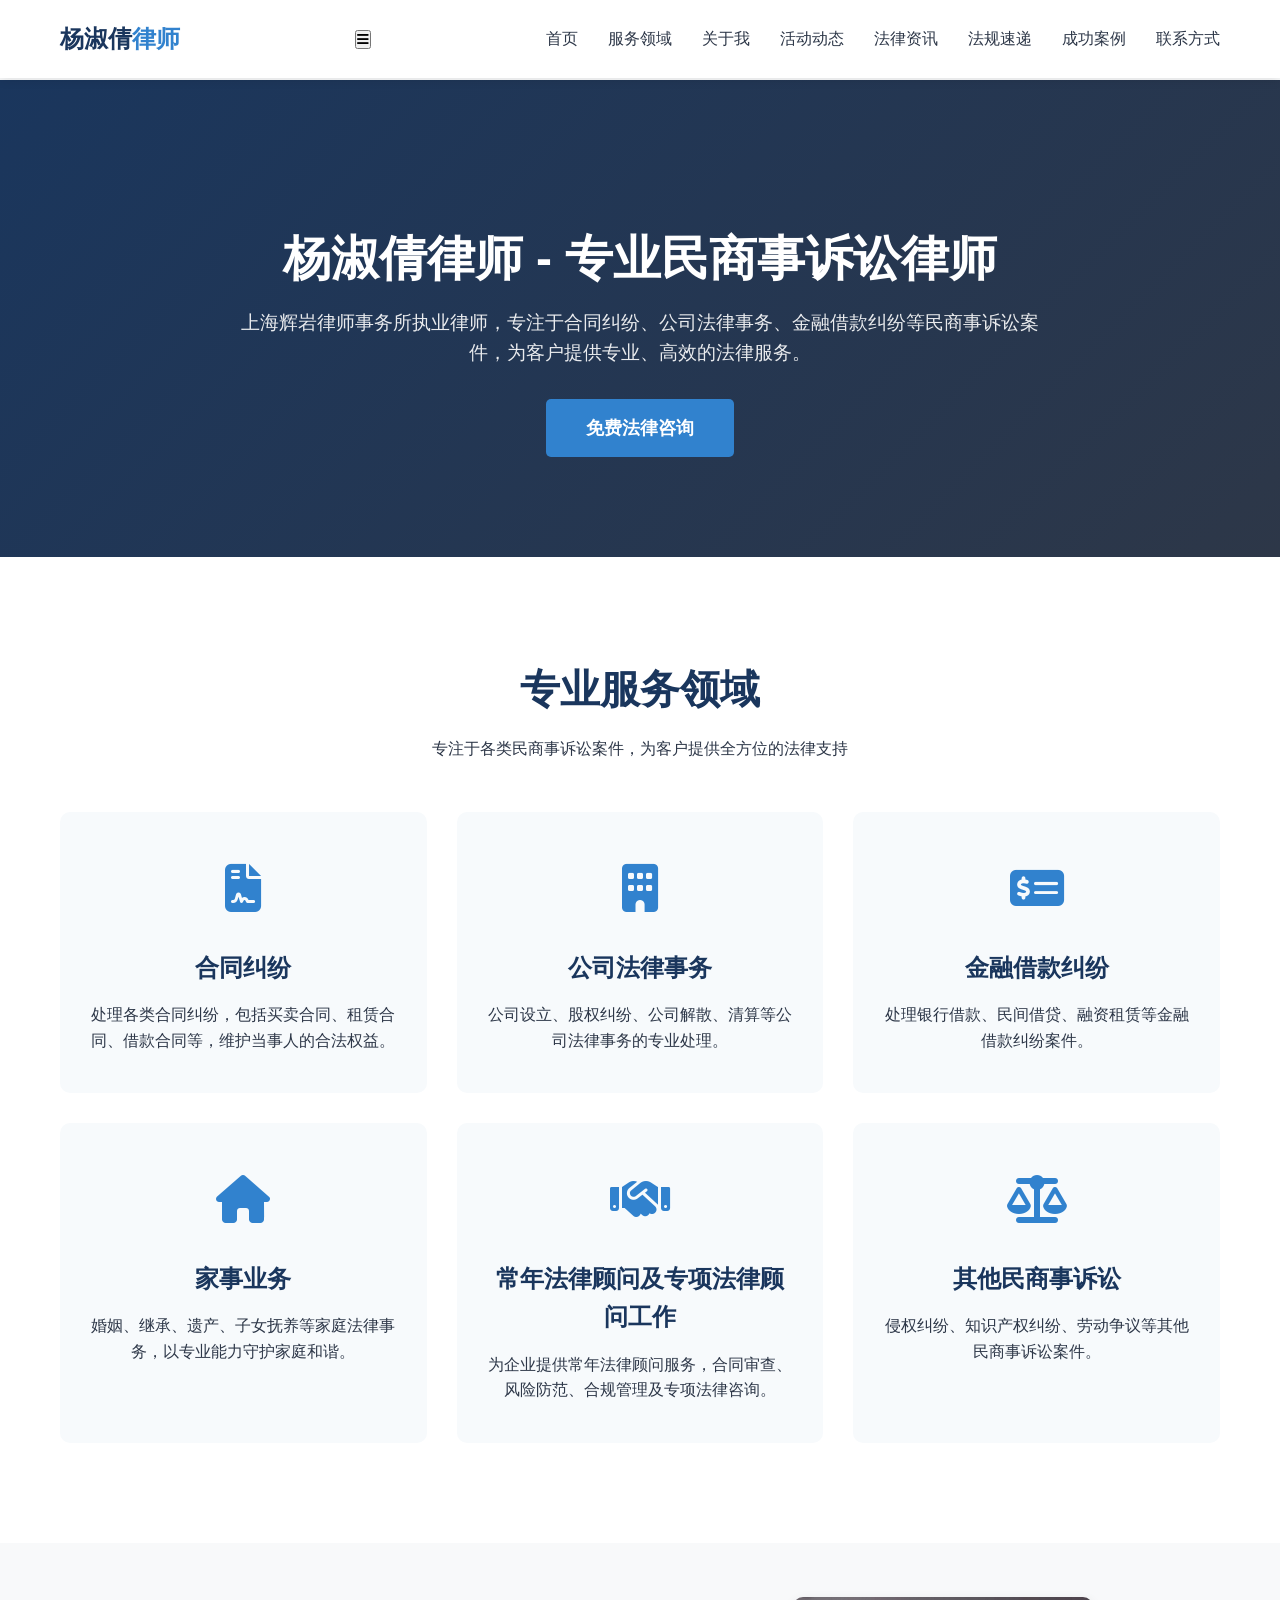
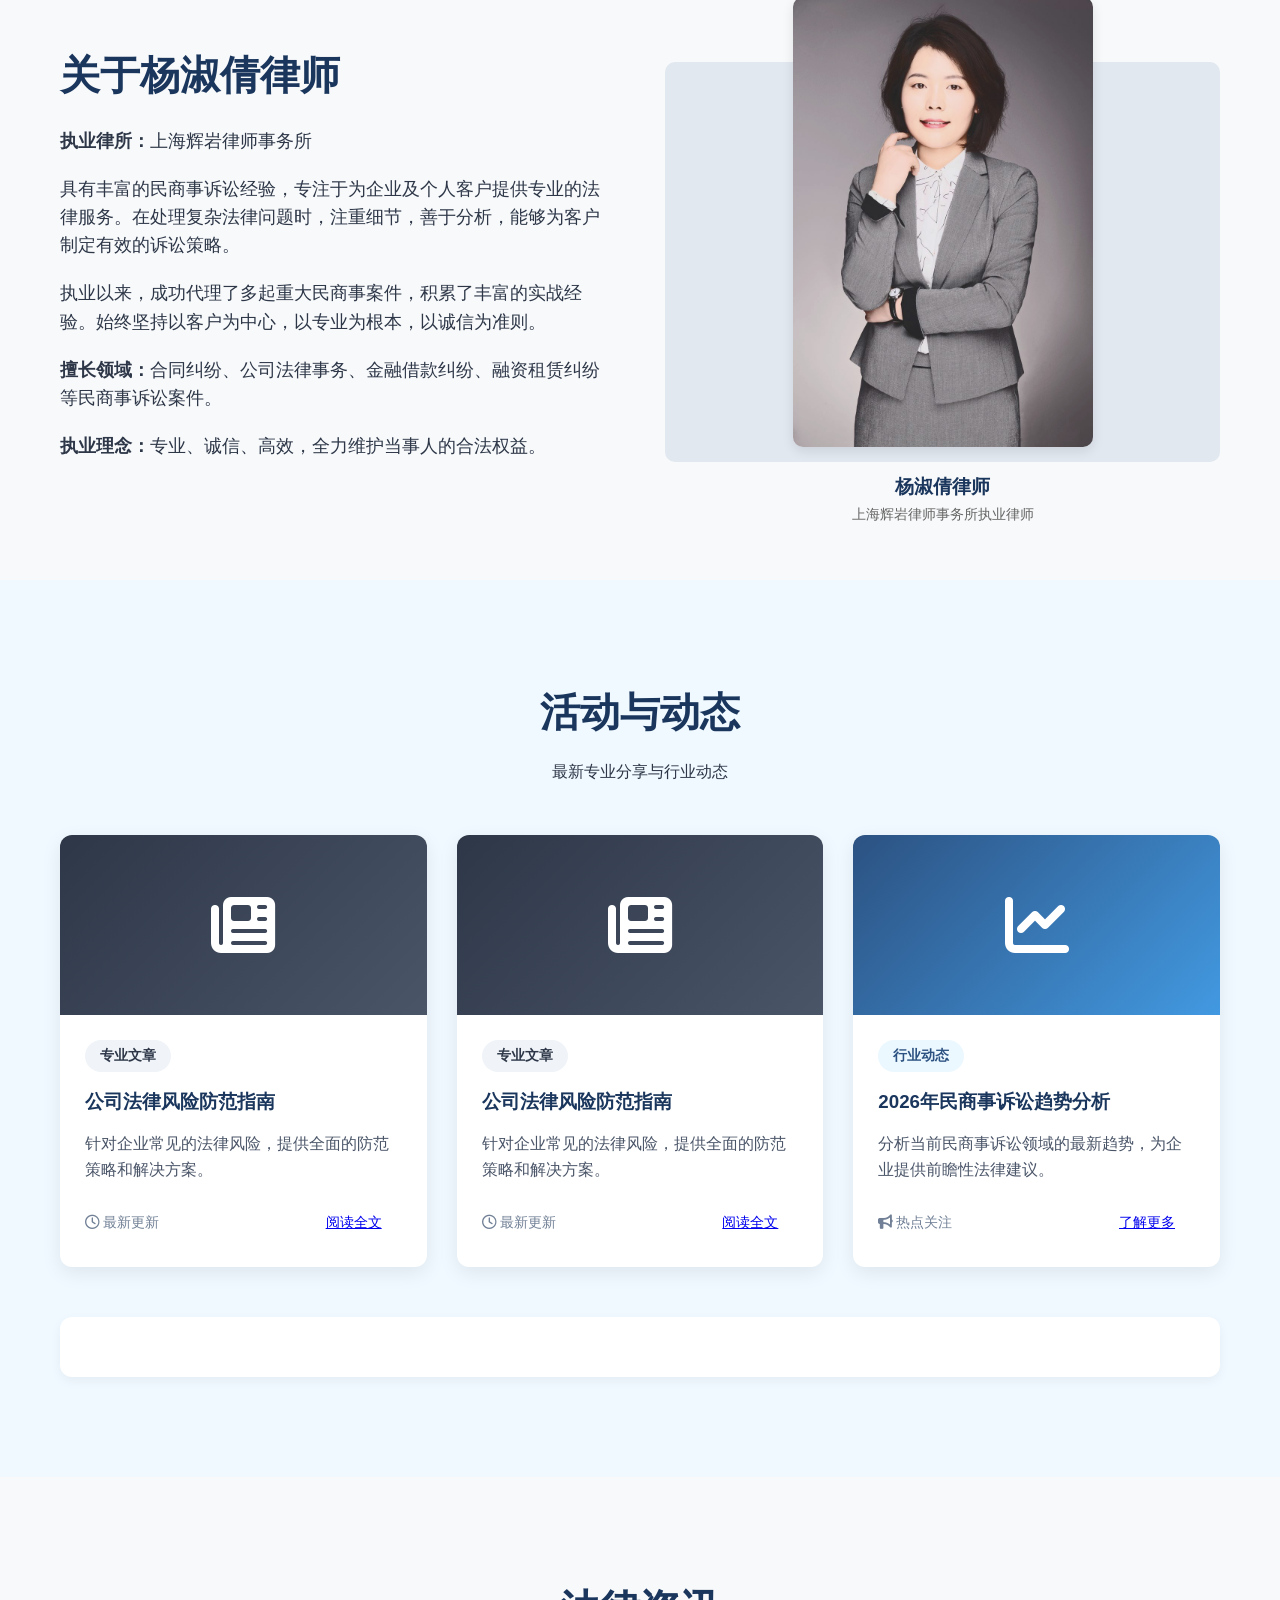
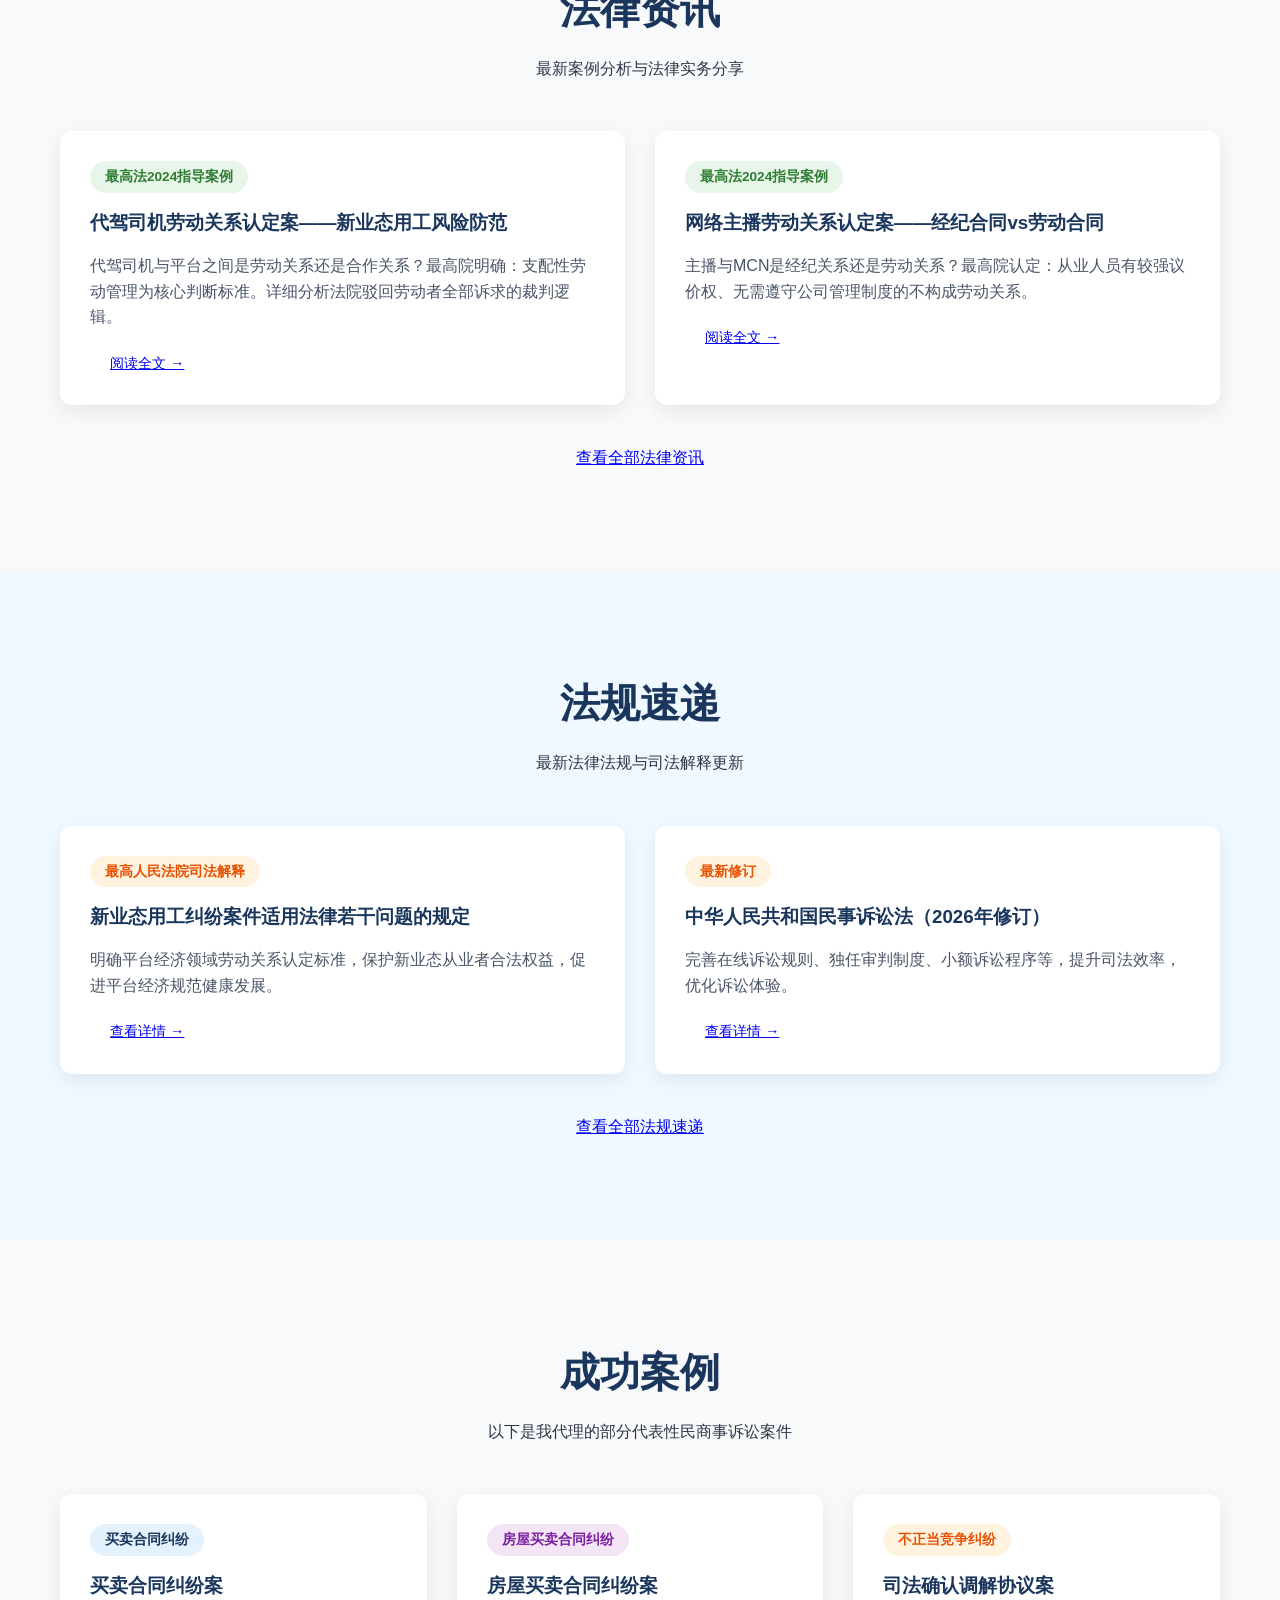
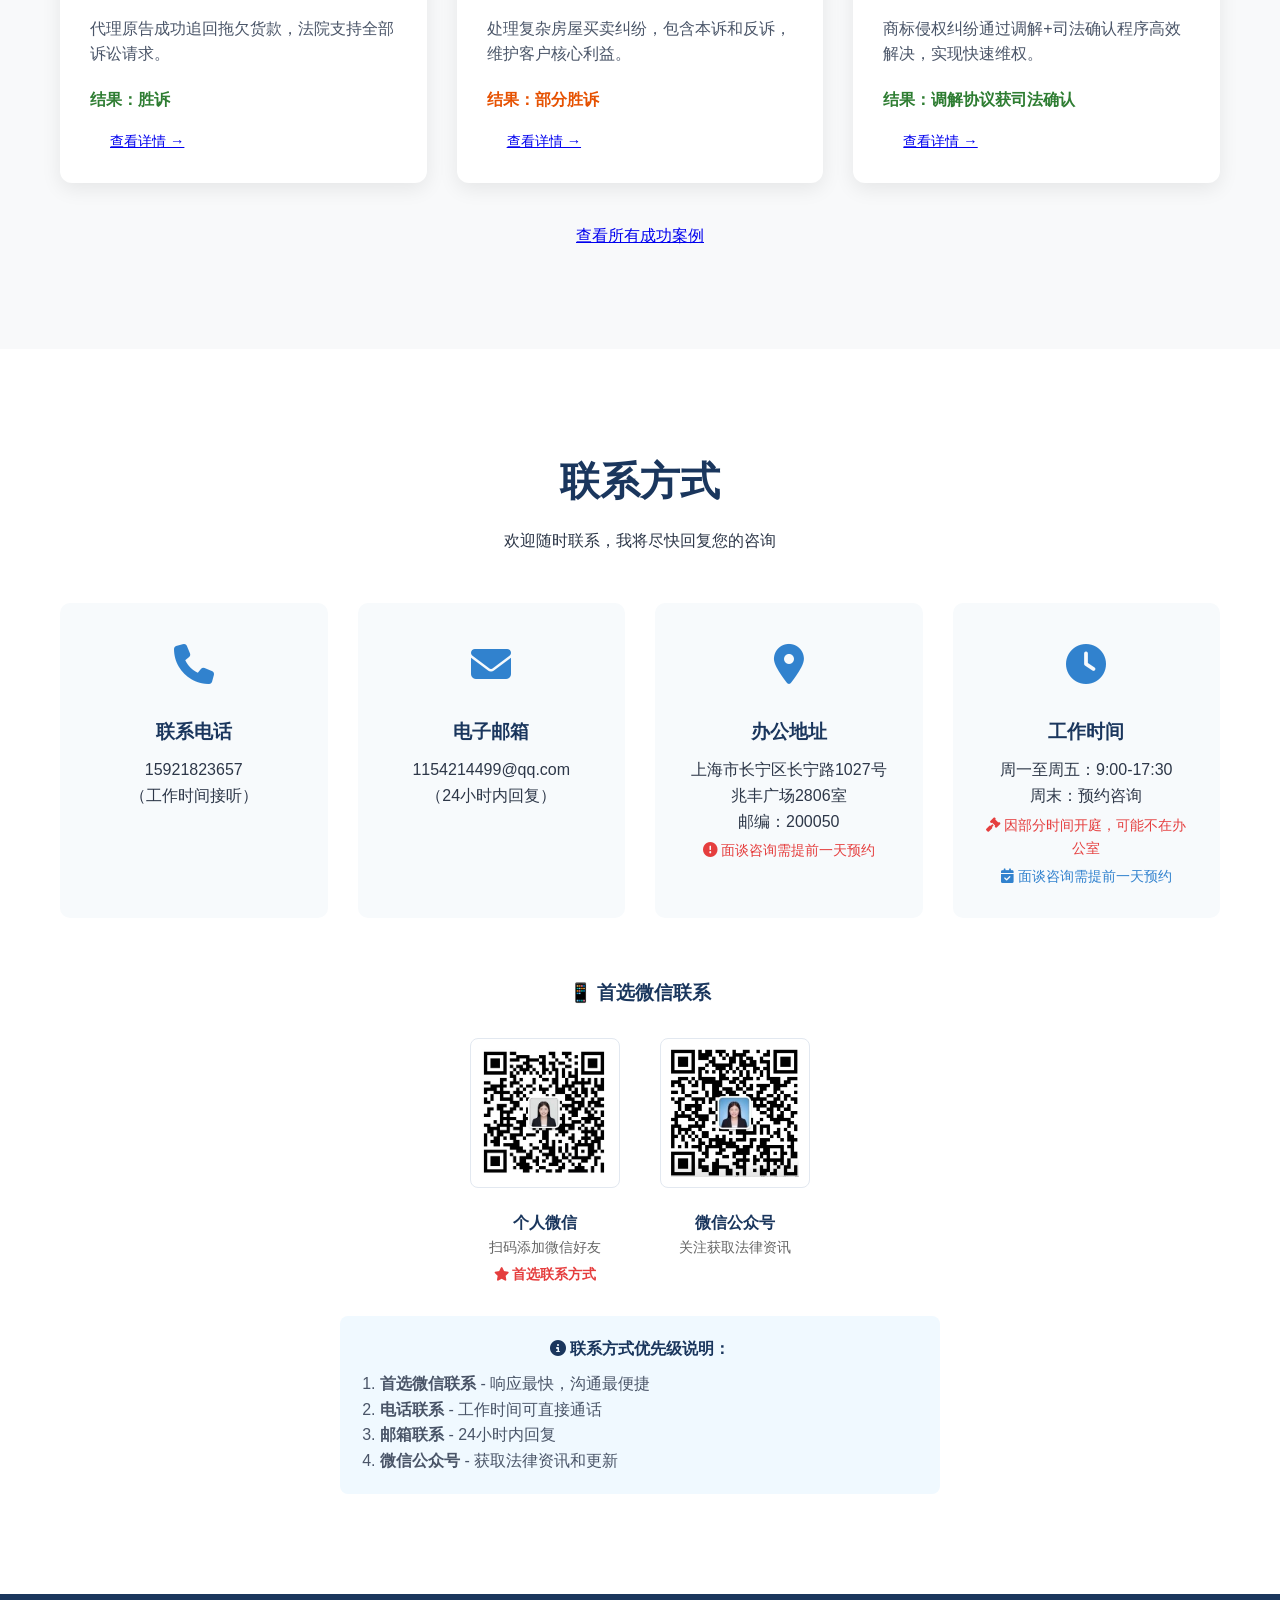
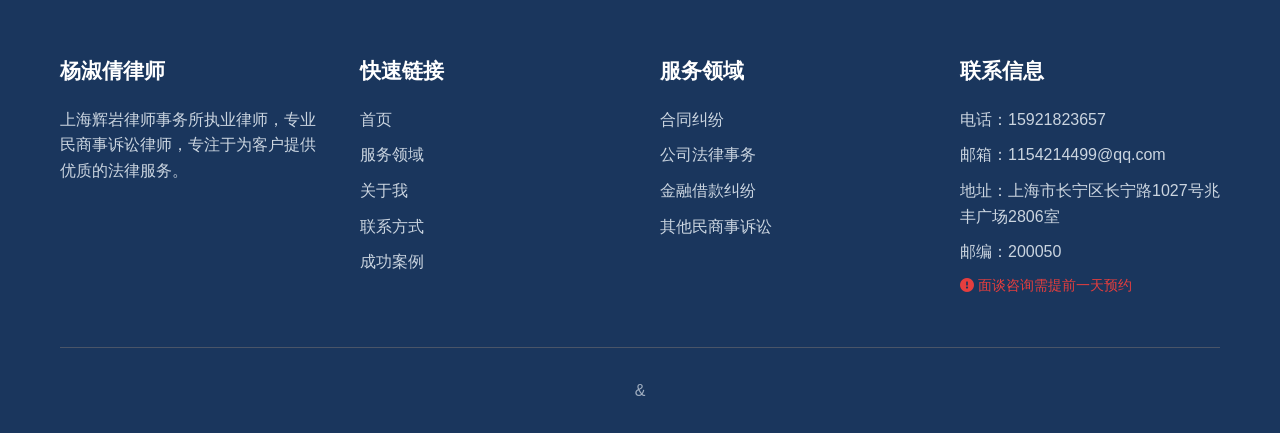
<file: index.html>
<!DOCTYPE html>

<html lang="zh-CN">

<head>

    <meta name="baidu-site-verification" content="codeva-XD5Ov9s1uM" />

    <meta name="description" content="上海杨律师 - 专业民商事律师团队，专注合同纠纷、公司法律、房产纠纷、婚姻继承等法律服务。电话：15921823657">

    <meta name="keywords" content="上海律师,民商事律师,合同纠纷,公司法律,房产纠纷,婚姻继承,律师咨询,法律服务">

    <meta name="author" content="杨律师">

    <meta name="robots" content="index,follow">



    <meta charset="UTF-8">

    <meta name="viewport" content="width=device-width, initial-scale=1.0">

    <title>杨淑倩律师 - 上海辉岩律师事务所 | 民商事诉讼专业律师</title>

    <link rel="stylesheet" href="https://cdnjs.cloudflare.com/ajax/libs/font-awesome/6.4.0/css/all.min.css">

    <style>

        :root {

            --primary-color: #1a365d;

            --secondary-color: #2d3748;

            --accent-color: #3182ce;

            --light-color: #f7fafc;

            --text-color: #2d3748;

            --border-color: #e2e8f0;

        }

        

        * {

            margin: 0;

            padding: 0;

            box-sizing: border-box;

        }

        

        body {

            font-family: 'Segoe UI', Tahoma, Geneva, Verdana, sans-serif;

            line-height: 1.6;

            color: var(--text-color);

            background-color: #f8f9fa;

        }

        

        .container {

            max-width: 1200px;

            margin: 0 auto;

            padding: 0 20px;

        }

        

        /* 头部导航 */

        header {

            background-color: white;

            box-shadow: 0 2px 10px rgba(0,0,0,0.1);

            position: fixed;

            width: 100%;

            top: 0;

            z-index: 1000;

        }

        

        .navbar {

            display: flex;

            justify-content: space-between;

            align-items: center;

            padding: 20px 0;

        }

        

        .logo {

            font-size: 24px;

            font-weight: bold;

            color: var(--primary-color);

            text-decoration: none;

        }

        

        .logo span {

            color: var(--accent-color);

        }

        

        .nav-links {

            display: flex;

            list-style: none;

            gap: 30px;

        }

        

        .nav-links a {

            text-decoration: none;

            color: var(--secondary-color);

            font-weight: 500;

            transition: color 0.3s;

        }

        

        .nav-links a:hover {

            color: var(--accent-color);

        }

        

        /* 英雄区域 */

        .hero {

            background: linear-gradient(135deg, var(--primary-color) 0%, var(--secondary-color) 100%);

            color: white;

            padding: 150px 0 100px;

            margin-top: 80px;

            text-align: center;

        }

        

        .hero h1 {

            font-size: 3rem;

            margin-bottom: 20px;

            line-height: 1.2;

        }

        

        .hero p {

            font-size: 1.2rem;

            max-width: 800px;

            margin: 0 auto 30px;

            opacity: 0.9;

        }

        

        .cta-button {

            display: inline-block;

            background-color: var(--accent-color);

            color: white;

            padding: 15px 40px;

            border-radius: 5px;

            text-decoration: none;

            font-weight: bold;

            font-size: 1.1rem;

            transition: background-color 0.3s;

        }

        

        .cta-button:hover {

            background-color: #2c5282;

        }

        

        /* 服务区域 */

        .services {

            padding: 100px 0;

            background-color: white;

        }

        

        .section-title {

            text-align: center;

            margin-bottom: 50px;

        }

        

        .section-title h2 {

            font-size: 2.5rem;

            color: var(--primary-color);

            margin-bottom: 15px;

        }

        

        .section-title p {

            color: var(--secondary-color);

            max-width: 600px;

            margin: 0 auto;

        }

        

        .services-grid {

            display: grid;

            grid-template-columns: repeat(auto-fit, minmax(300px, 1fr));

            gap: 30px;

            margin-top: 50px;

        }

        

        .service-card {

            background-color: var(--light-color);

            padding: 40px 30px;

            border-radius: 10px;

            text-align: center;

            transition: transform 0.3s, box-shadow 0.3s;

        }

        

        .service-card:hover {

            transform: translateY(-10px);

            box-shadow: 0 10px 30px rgba(0,0,0,0.1);

        }

        

        .service-icon {

            font-size: 3rem;

            color: var(--accent-color);

            margin-bottom: 20px;

        }

        

        .service-card h3 {

            font-size: 1.5rem;

            margin-bottom: 15px;

            color: var(--primary-color);

        }

        

        /* 关于区域 */

        .about {

            padding: 100px 0;

            background-color: #f8f9fa;

        }

        

        .about-content {

            display: grid;

            grid-template-columns: 1fr 1fr;

            gap: 50px;

            align-items: center;

        }

        

        .about-text h2 {

            font-size: 2.5rem;

            color: var(--primary-color);

            margin-bottom: 20px;

        }

        

        .about-text p {

            margin-bottom: 20px;

            font-size: 1.1rem;

        }

        

        .about-image {

            background-color: #e2e8f0;

            height: 400px;

            border-radius: 10px;

            display: flex;

            align-items: center;

            justify-content: center;

            color: var(--secondary-color);

            font-size: 1.2rem;

        }

        

        /* 联系方式 */

        .contact {

            padding: 100px 0;

            background-color: white;

        }

        

        .contact-grid {

            display: grid;

            grid-template-columns: repeat(auto-fit, minmax(250px, 1fr));

            gap: 30px;

            margin-top: 50px;

        }

        

        .contact-item {

            text-align: center;

            padding: 30px;

            background-color: var(--light-color);

            border-radius: 10px;

        }

        

        .contact-icon {

            font-size: 2.5rem;

            color: var(--accent-color);

            margin-bottom: 20px;

        }

        

        .contact-item h3 {

            margin-bottom: 10px;

            color: var(--primary-color);

        }

        

        /* 页脚 */

        footer {

            background-color: var(--primary-color);

            color: white;

            padding: 60px 0 30px;

        }

        

        .footer-content {

            display: grid;

            grid-template-columns: repeat(auto-fit, minmax(250px, 1fr));

            gap: 40px;

            margin-bottom: 40px;

        }

        

        .footer-section h3 {

            font-size: 1.3rem;

            margin-bottom: 20px;

            color: white;

        }

        

        .footer-section p, .footer-section a {

            color: #cbd5e0;

            margin-bottom: 10px;

            display: block;

            text-decoration: none;

        }

        

        .footer-section a:hover {

            color: white;

        }

        

        .copyright {

            text-align: center;

            padding-top: 30px;

            border-top: 1px solid #4a5568;

            color: #a0aec0;

        }

        

        /* 响应式设计 */

        @media (max-width: 768px) {

            .hero h1 {

                font-size: 2.2rem;

            }

            

            .nav-links {

                display: none;

            }

            

            .about-content {

                grid-template-columns: 1fr;

            }

            

            .about-image {

                height: 300px;

            }

        }

        

        /* 表单样式 */

        .contact-form {

            max-width: 600px;

            margin: 50px auto 0;

            background-color: var(--light-color);

            padding: 40px;

            border-radius: 10px;

        }

        

        .form-group {

            margin-bottom: 20px;

        }

        

        .form-group label {

            display: block;

            margin-bottom: 8px;

            font-weight: 500;

            color: var(--primary-color);

        }

        

        .form-group input,

        .form-group textarea,

        .form-group select {

            width: 100%;

            padding: 12px;

            border: 1px solid var(--border-color);

            border-radius: 5px;

            font-size: 1rem;

            font-family: inherit;

        }

        

        .form-group textarea {

            height: 150px;

            resize: vertical;

        }

        

        .submit-button {

            background-color: var(--accent-color);

            color: white;

            border: none;

            padding: 15px 40px;

            border-radius: 5px;

            font-size: 1.1rem;

            font-weight: bold;

            cursor: pointer;

            transition: background-color 0.3s;

            width: 100%;

        }

        

        .submit-button:hover {

            background-color: #2c5282;

        }

    /* 轻量交互效果 */

:root {--primary:#1a365d;--accent:#3182ce;--success:#38a169}

header {position:fixed;top:0;left:0;width:100%;z-index:999;transition:background .3s}

header.scrolled {background:var(--primary)}

.back-to-top {position:fixed;bottom:20px;right:20px;width:45px;height:45px;background:var(--accent);color:#fff;border:none;border-radius:50%;cursor:pointer;opacity:0;visibility:hidden;transition:all .3s;z-index:998}

.back-to-top.show {opacity:1;visibility:visible}

.back-to-top:hover {transform:translateY(-3px)}

@media(max-width:768px) {

.nav-links {display:none;position:absolute;top:60px;left:0;width:100%;background:var(--primary);flex-direction:column;padding:15px}

.nav-links.active {display:flex}

.menu-toggle {display:block!important}

}

/* 卡片悬浮效果 */

.activity-card, .case-card, .service-card {transition: transform 0.3s ease, box-shadow 0.3s ease;}

.activity-card:hover, .case-card:hover, .service-card:hover {transform: translateY(-8px); box-shadow: 0 12px 30px rgba(0,0,0,0.15);}

</style>


    <!-- Open Graph / 社交媒体分享优化 -->
    <meta property="og:title" content="杨淑倩律师 - 上海辉岩律师事务所 | 专业民商事诉讼律师">
    <meta property="og:description" content="上海杨律师 - 专业民商事诉讼律师团队，专注合同纠纷、公司法律、债权债务、房产继承等法律服务。电话：15921823657">
    <meta property="og:url" content="https://shanghailawyer.net.cn">
    <meta property="og:type" content="website">
    <meta property="og:site_name" content="杨淑倩律师官方网站">
    
    <!-- 规范链接 -->
    <link rel="canonical" href="https://shanghailawyer.net.cn">
    
    <!-- 站点验证 -->
    <meta name="baidu-site-verification" content="codeva-XD5Ov9s1uM">
    
</head>

<body>

    <!-- 头部导航 -->

    <header>

        <div class="container">

            <nav class="navbar">

                <a href="#" class="logo">杨淑倩<span>律师</span></a>

                

                <button id="menuToggle" class="menu-toggle" aria-label="切换菜单">
                    <i class="fas fa-bars"></i>
                </button><ul class="nav-links">
<li><a href="#home">首页</a></li>
<li><a href="#services">服务领域</a></li>
<li><a href="#about">关于我</a></li>
<li><a href="#activities">活动动态</a></li>
<li><a href="legal-insights.html">法律资讯</a></li>
<li><a href="laws.html">法规速递</a></li>
<li><a href="cases.html">成功案例</a></li>
<li><a href="#contact">联系方式</a></li>
                </ul>

            </nav>

        </div>

    </header>



    <!-- 英雄区域 -->

    <section class="hero" id="home">

        <div class="container">

            <h1>杨淑倩律师 - 专业民商事诉讼律师</h1>

            <p>上海辉岩律师事务所执业律师，专注于合同纠纷、公司法律事务、金融借款纠纷等民商事诉讼案件，为客户提供专业、高效的法律服务。</p>

            <a href="#consultation" class="cta-button">免费法律咨询</a>

        </div>

    </section>
<section class="services" id="services">

        <div class="container">

            <div class="section-title">

                <h2>专业服务领域</h2>

                <p>专注于各类民商事诉讼案件，为客户提供全方位的法律支持</p>

            </div>

            <div class="services-grid">

                <div class="service-card">

                    <div class="service-icon">

                        <i class="fas fa-file-contract"></i>

                    </div>

                    <h3>合同纠纷</h3>

                    <p>处理各类合同纠纷，包括买卖合同、租赁合同、借款合同等，维护当事人的合法权益。</p>

                </div>

                <div class="service-card">

                    <div class="service-icon">

                        <i class="fas fa-building"></i>

                    </div>

                    <h3>公司法律事务</h3>

                    <p>公司设立、股权纠纷、公司解散、清算等公司法律事务的专业处理。</p>

                </div>

                <div class="service-card">

                    <div class="service-icon">

                        <i class="fas fa-money-check-alt"></i>

                    </div>

                    <h3>金融借款纠纷</h3>

                    <p>处理银行借款、民间借贷、融资租赁等金融借款纠纷案件。</p>

                </div>

                                <div class="service-card">
                    <div class="service-icon">
                        <i class="fas fa-home"></i>
                    </div>
                    <h3>家事业务</h3>
                    <p>婚姻、继承、遗产、子女抚养等家庭法律事务，以专业能力守护家庭和谐。</p>
                </div>
                <div class="service-card">
                    <div class="service-icon">
                        <i class="fas fa-handshake"></i>
                    </div>
                    <h3>常年法律顾问及专项法律顾问工作</h3>
                    <p>为企业提供常年法律顾问服务，合同审查、风险防范、合规管理及专项法律咨询。</p>
                </div>
                <div class="service-card">
                    <div class="service-icon">
                        <i class="fas fa-balance-scale"></i>
                    </div>
                    <h3>其他民商事诉讼</h3>
                    <p>侵权纠纷、知识产权纠纷、劳动争议等其他民商事诉讼案件。</p>
                </div>

            </div>

        </div>

    </section>
<section class="about" id="about">

        <div class="container">

            <div class="about-content">

                <div class="about-text">

                    <h2>关于杨淑倩律师</h2>

                    <p><strong>执业律所：</strong>上海辉岩律师事务所</p>

                    <p>具有丰富的民商事诉讼经验，专注于为企业及个人客户提供专业的法律服务。在处理复杂法律问题时，注重细节，善于分析，能够为客户制定有效的诉讼策略。</p>

                    <p>执业以来，成功代理了多起重大民商事案件，积累了丰富的实战经验。始终坚持以客户为中心，以专业为根本，以诚信为准则。</p>

                    <p><strong>擅长领域：</strong>合同纠纷、公司法律事务、金融借款纠纷、融资租赁纠纷等民商事诉讼案件。</p>

                    <p><strong>执业理念：</strong>专业、诚信、高效，全力维护当事人的合法权益。</p>

                </div>

                <div class="about-image">

                    <div style="text-align: center;">

                        <img src="素材/杨律师照片.JPG" alt="杨淑倩律师专业形象照" style="width: 100%; max-width: 300px; height: auto; border-radius: 10px; box-shadow: 0 4px 12px rgba(0,0,0,0.1);">

                        <p style="margin-top: 15px; font-weight: bold; color: var(--primary-color);">杨淑倩律师</p>

                        <p style="color: #666; font-size: 0.9rem;">上海辉岩律师事务所执业律师</p>

                    </div>

                </div>

            </div>

        </div>

    </section>
<section class="activities" id="activities" style="padding: 100px 0; background-color: #f0f9ff;">

        <div class="container">

            <div class="section-title">

                <h2>活动与动态</h2>

                <p>最新专业分享与行业动态</p>

            </div>

            <div class="activities-grid" style="display: grid; grid-template-columns: repeat(auto-fit, minmax(300px, 1fr)); gap: 30px; margin-top: 50px;">

                

                <!-- 活动1：专业文章 -->

                <div class="activity-card" style="background: white; border-radius: 12px; overflow: hidden; box-shadow: 0 6px 20px rgba(0,0,0,0.08); transition: transform 0.3s ease, box-shadow 0.3s ease;">

                    <div class="activity-image" style="height: 180px; background: linear-gradient(135deg, #2d3748 0%, #4a5568 100%); display: flex; align-items: center; justify-content: center;">

                        <i class="fas fa-newspaper" style="font-size: 4rem; color: white;"></i>

                    </div>

                    <div class="activity-content" style="padding: 25px;">

                        <div class="activity-tag" style="display: inline-block; background-color: #f0f4f8; color: #2d3748; padding: 5px 15px; border-radius: 20px; font-size: 0.85rem; font-weight: 600; margin-bottom: 15px;">

                            专业文章

                        </div>

                        <h3 style="margin-bottom: 15px; color: #1a365d;">公司法律风险防范指南</h3>

                        <p style="color: #4a5568; margin-bottom: 20px; line-height: 1.6;">

                            针对企业常见的法律风险，提供全面的防范策略和解决方案。

                        </p>

                        <div style="display: flex; justify-content: space-between; align-items: center; margin-top: 20px;">

                            <span style="color: #718096; font-size: 0.9rem;">

                                <i class="far fa-clock"></i> 最新更新

                            </span>

                            <a href="#consultation" class="btn btn-outline" style="padding: 8px 20px; font-size: 0.9rem;">阅读全文</a>

                        </div>

                    </div>

                </div>



                <!-- 活动2：专业文章 -->

                <div class="activity-card" style="background: white; border-radius: 12px; overflow: hidden; box-shadow: 0 6px 20px rgba(0,0,0,0.08); transition: transform 0.3s ease, box-shadow 0.3s ease;">

                    <div class="activity-image" style="height: 180px; background: linear-gradient(135deg, #2d3748 0%, #4a5568 100%); display: flex; align-items: center; justify-content: center;">

                        <i class="fas fa-newspaper" style="font-size: 4rem; color: white;"></i>

                    </div>

                    <div class="activity-content" style="padding: 25px;">

                        <div class="activity-tag" style="display: inline-block; background-color: #f0f4f8; color: #2d3748; padding: 5px 15px; border-radius: 20px; font-size: 0.85rem; font-weight: 600; margin-bottom: 15px;">

                            专业文章

                        </div>

                        <h3 style="margin-bottom: 15px; color: #1a365d;">公司法律风险防范指南</h3>

                        <p style="color: #4a5568; margin-bottom: 20px; line-height: 1.6;">

                            针对企业常见的法律风险，提供全面的防范策略和解决方案。

                        </p>

                        <div style="display: flex; justify-content: space-between; align-items: center; margin-top: 20px;">

                            <span style="color: #718096; font-size: 0.9rem;">

                                <i class="far fa-clock"></i> 最新更新

                            </span>

                            <a href="#consultation" class="btn btn-outline" style="padding: 8px 20px; font-size: 0.9rem;">阅读全文</a>

                        </div>

                    </div>

                </div>



                <!-- 活动3：行业动态 -->

                <div class="activity-card" style="background: white; border-radius: 12px; overflow: hidden; box-shadow: 0 6px 20px rgba(0,0,0,0.08); transition: transform 0.3s ease, box-shadow 0.3s ease;">

                    <div class="activity-image" style="height: 180px; background: linear-gradient(135deg, #2c5282 0%, #4299e1 100%); display: flex; align-items: center; justify-content: center;">

                        <i class="fas fa-chart-line" style="font-size: 4rem; color: white;"></i>

                    </div>

                    <div class="activity-content" style="padding: 25px;">

                        <div class="activity-tag" style="display: inline-block; background-color: #ebf8ff; color: #2c5282; padding: 5px 15px; border-radius: 20px; font-size: 0.85rem; font-weight: 600; margin-bottom: 15px;">

                            行业动态

                        </div>

                        <h3 style="margin-bottom: 15px; color: #1a365d;">2026年民商事诉讼趋势分析</h3>

                        <p style="color: #4a5568; margin-bottom: 20px; line-height: 1.6;">

                            分析当前民商事诉讼领域的最新趋势，为企业提供前瞻性法律建议。

                        </p>

                        <div style="display: flex; justify-content: space-between; align-items: center; margin-top: 20px;">

                            <span style="color: #718096; font-size: 0.9rem;">

                                <i class="fas fa-bullhorn"></i> 热点关注

                            </span>

                            <a href="#consultation" class="btn btn-outline" style="padding: 8px 20px; font-size: 0.9rem;">了解更多</a>

                        </div>

                    </div>

                </div>

            </div>



            <!-- 交互效果说明 -->

            <div style="margin-top: 50px; text-align: center; padding: 30px; background: white; border-radius: 12px; box-shadow: 0 4px 12px rgba(0,0,0,0.05);">

                

            </div>

        </div>

    </section>
<section class="legal-insights-preview" id="legal-insights" style="padding: 100px 0; background-color: #f8f9fa;">
        <div class="container">
            <div class="section-title">
                <h2>法律资讯</h2>
                <p>最新案例分析与法律实务分享</p>
            </div>
            <div class="legal-insights-grid" style="display: grid; grid-template-columns: repeat(auto-fit, minmax(300px, 1fr)); gap: 30px; margin-top: 50px;">
                <div class="legal-insight-card" style="background: white; border-radius: 12px; overflow: hidden; box-shadow: 0 6px 20px rgba(0,0,0,0.08);">
                    <div class="legal-insight-content" style="padding: 30px;">
                        <span style="display: inline-block; background-color: #e8f5e9; color: #2e7d32; padding: 5px 15px; border-radius: 20px; font-size: 0.85rem; font-weight: 600; margin-bottom: 15px;">最高法2024指导案例</span>
                        <h3 style="margin-bottom: 15px; color: #1a365d;">代驾司机劳动关系认定案——新业态用工风险防范</h3>
                        <p style="color: #4a5568; margin-bottom: 20px; line-height: 1.6;">
                            代驾司机与平台之间是劳动关系还是合作关系？最高院明确：支配性劳动管理为核心判断标准。详细分析法院驳回劳动者全部诉求的裁判逻辑。
                        </p>
                        <a href="legal-insights.html" class="btn btn-outline" style="padding: 8px 20px; font-size: 0.9rem;">阅读全文 →</a>
                    </div>
                </div>
                <div class="legal-insight-card" style="background: white; border-radius: 12px; overflow: hidden; box-shadow: 0 6px 20px rgba(0,0,0,0.08);">
                    <div class="legal-insight-content" style="padding: 30px;">
                        <span style="display: inline-block; background-color: #e8f5e9; color: #2e7d32; padding: 5px 15px; border-radius: 20px; font-size: 0.85rem; font-weight: 600; margin-bottom: 15px;">最高法2024指导案例</span>
                        <h3 style="margin-bottom: 15px; color: #1a365d;">网络主播劳动关系认定案——经纪合同vs劳动合同</h3>
                        <p style="color: #4a5568; margin-bottom: 20px; line-height: 1.6;">
                            主播与MCN是经纪关系还是劳动关系？最高院认定：从业人员有较强议价权、无需遵守公司管理制度的不构成劳动关系。
                        </p>
                        <a href="legal-insights.html" class="btn btn-outline" style="padding: 8px 20px; font-size: 0.9rem;">阅读全文 →</a>
                    </div>
                </div>
            </div>
            <div style="text-align: center; margin-top: 40px;">
                <a href="legal-insights.html" class="btn btn-primary">查看全部法律资讯</a>
            </div>
        </div>
    </section>
<section class="laws-preview" id="laws" style="padding: 100px 0; background-color: #f0f9ff;">
        <div class="container">
            <div class="section-title">
                <h2>法规速递</h2>
                <p>最新法律法规与司法解释更新</p>
            </div>
            <div class="laws-grid" style="display: grid; grid-template-columns: repeat(auto-fit, minmax(300px, 1fr)); gap: 30px; margin-top: 50px;">
                <div class="law-card" style="background: white; border-radius: 12px; overflow: hidden; box-shadow: 0 6px 20px rgba(0,0,0,0.08);">
                    <div class="law-content" style="padding: 30px;">
                        <span style="display: inline-block; background-color: #fff3e0; color: #e65100; padding: 5px 15px; border-radius: 20px; font-size: 0.85rem; font-weight: 600; margin-bottom: 15px;">最高人民法院司法解释</span>
                        <h3 style="margin-bottom: 15px; color: #1a365d;">新业态用工纠纷案件适用法律若干问题的规定</h3>
                        <p style="color: #4a5568; margin-bottom: 20px; line-height: 1.6;">
                            明确平台经济领域劳动关系认定标准，保护新业态从业者合法权益，促进平台经济规范健康发展。
                        </p>
                        <a href="laws.html" class="btn btn-outline" style="padding: 8px 20px; font-size: 0.9rem;">查看详情 →</a>
                    </div>
                </div>
                <div class="law-card" style="background: white; border-radius: 12px; overflow: hidden; box-shadow: 0 6px 20px rgba(0,0,0,0.08);">
                    <div class="law-content" style="padding: 30px;">
                        <span style="display: inline-block; background-color: #fff3e0; color: #e65100; padding: 5px 15px; border-radius: 20px; font-size: 0.85rem; font-weight: 600; margin-bottom: 15px;">最新修订</span>
                        <h3 style="margin-bottom: 15px; color: #1a365d;">中华人民共和国民事诉讼法（2026年修订）</h3>
                        <p style="color: #4a5568; margin-bottom: 20px; line-height: 1.6;">
                            完善在线诉讼规则、独任审判制度、小额诉讼程序等，提升司法效率，优化诉讼体验。
                        </p>
                        <a href="laws.html" class="btn btn-outline" style="padding: 8px 20px; font-size: 0.9rem;">查看详情 →</a>
                    </div>
                </div>
            </div>
            <div style="text-align: center; margin-top: 40px;">
                <a href="laws.html" class="btn btn-primary">查看全部法规速递</a>
            </div>
        </div>
    </section>
<section class="cases" id="cases" style="padding: 100px 0; background-color: #f8f9fa;">
        <div class="container">
            <div class="section-title">
                <h2>成功案例</h2>
                <p>以下是我代理的部分代表性民商事诉讼案件</p>
            </div>
            <div class="cases-grid" style="display: grid; grid-template-columns: repeat(auto-fit, minmax(300px, 1fr)); gap: 30px; margin-top: 50px;">
                <div class="case-card-preview" style="background: white; border-radius: 12px; overflow: hidden; box-shadow: 0 6px 20px rgba(0,0,0,0.08);">
                    <div class="case-preview-content" style="padding: 30px;">
                        <span style="display: inline-block; background-color: #e3f2fd; color: #1a365d; padding: 5px 15px; border-radius: 20px; font-size: 0.85rem; font-weight: 600; margin-bottom: 15px;">买卖合同纠纷</span>
                        <h3 style="margin-bottom: 15px; color: #1a365d;">买卖合同纠纷案</h3>
                        <p style="color: #4a5568; margin-bottom: 20px; line-height: 1.6;">
                            代理原告成功追回拖欠货款，法院支持全部诉讼请求。
                        </p>
                        <p style="color: #2e7d32; font-weight: 600; margin-bottom: 15px;">结果：胜诉</p>
                        <a href="cases.html#case1" class="btn btn-outline" style="padding: 8px 20px; font-size: 0.9rem;">查看详情 →</a>
                    </div>
                </div>
                <div class="case-card-preview" style="background: white; border-radius: 12px; overflow: hidden; box-shadow: 0 6px 20px rgba(0,0,0,0.08);">
                    <div class="case-preview-content" style="padding: 30px;">
                        <span style="display: inline-block; background-color: #f3e5f5; color: #7b1fa2; padding: 5px 15px; border-radius: 20px; font-size: 0.85rem; font-weight: 600; margin-bottom: 15px;">房屋买卖合同纠纷</span>
                        <h3 style="margin-bottom: 15px; color: #1a365d;">房屋买卖合同纠纷案</h3>
                        <p style="color: #4a5568; margin-bottom: 20px; line-height: 1.6;">
                            处理复杂房屋买卖纠纷，包含本诉和反诉，维护客户核心利益。
                        </p>
                        <p style="color: #e65100; font-weight: 600; margin-bottom: 15px;">结果：部分胜诉</p>
                        <a href="cases.html#case2" class="btn btn-outline" style="padding: 8px 20px; font-size: 0.9rem;">查看详情 →</a>
                    </div>
                </div>
                <div class="case-card-preview" style="background: white; border-radius: 12px; overflow: hidden; box-shadow: 0 6px 20px rgba(0,0,0,0.08);">
                    <div class="case-preview-content" style="padding: 30px;">
                        <span style="display: inline-block; background-color: #fff3e0; color: #e65100; padding: 5px 15px; border-radius: 20px; font-size: 0.85rem; font-weight: 600; margin-bottom: 15px;">不正当竞争纠纷</span>
                        <h3 style="margin-bottom: 15px; color: #1a365d;">司法确认调解协议案</h3>
                        <p style="color: #4a5568; margin-bottom: 20px; line-height: 1.6;">
                            商标侵权纠纷通过调解+司法确认程序高效解决，实现快速维权。
                        </p>
                        <p style="color: #2e7d32; font-weight: 600; margin-bottom: 15px;">结果：调解协议获司法确认</p>
                        <a href="cases.html#case3" class="btn btn-outline" style="padding: 8px 20px; font-size: 0.9rem;">查看详情 →</a>
                    </div>
                </div>
                
            </div>
            <div style="text-align: center; margin-top: 40px;">
                <a href="cases.html" class="btn btn-primary">查看所有成功案例</a>
            </div>
        </div>
    </section>




    <!-- 在线咨询 -->

   
<section class="contact" id="contact">

        <div class="container">

            <div class="section-title">

                <h2>联系方式</h2>

                <p>欢迎随时联系，我将尽快回复您的咨询</p>

            </div>

            <div class="contact-grid">

                <div class="contact-item">

                    <div class="contact-icon">

                        <i class="fas fa-phone"></i>

                    </div>

                    <h3>联系电话</h3>

                    <p>15921823657</p>

                    <p>（工作时间接听）</p>

                </div>

                <div class="contact-item">

                    <div class="contact-icon">

                        <i class="fas fa-envelope"></i>

                    </div>

                    <h3>电子邮箱</h3>

                    <p>1154214499@qq.com</p>

                    <p>（24小时内回复）</p>

                </div>

                <div class="contact-item">

                    <div class="contact-icon">

                        <i class="fas fa-map-marker-alt"></i>

                    </div>

                    <h3>办公地址</h3>

                    <p>上海市长宁区长宁路1027号</p>

                    <p>兆丰广场2806室</p>

                    <p>邮编：200050</p>

                    <p style="color: #e53e3e; font-size: 0.9rem; margin-top: 5px;">

                        <i class="fas fa-exclamation-circle"></i> 面谈咨询需提前一天预约

                    </p>

                </div>

                <div class="contact-item">

                    <div class="contact-icon">

                        <i class="fas fa-clock"></i>

                    </div>

                    <h3>工作时间</h3>

                    <p>周一至周五：9:00-17:30</p>

                    <p>周末：预约咨询</p>

                    <p style="color: #e53e3e; font-size: 0.9rem; margin-top: 5px;">

                        <i class="fas fa-gavel"></i> 因部分时间开庭，可能不在办公室

                    </p>

                    <p style="color: #3182ce; font-size: 0.9rem; margin-top: 5px;">

                        <i class="fas fa-calendar-check"></i> 面谈咨询需提前一天预约

                    </p>

                </div>

            </div>

            

            <!-- 微信联系方式 -->

            <div style="margin-top: 60px; text-align: center;">

                <h3 style="color: var(--primary-color); margin-bottom: 30px;">📱 首选微信联系</h3>

                <div style="display: flex; justify-content: center; gap: 40px; flex-wrap: wrap;">

                    <div style="text-align: center; max-width: 200px;">

                        <img src="素材/微信二维码.png" alt="杨律师个人微信二维码" style="width: 150px; height: 150px; border: 1px solid #e2e8f0; border-radius: 8px; padding: 10px; background: white;">

                        <h4 style="margin-top: 15px; color: var(--primary-color);">个人微信</h4>

                        <p style="color: #666; font-size: 0.9rem;">扫码添加微信好友</p>

                        <p style="color: #e53e3e; font-size: 0.85rem; margin-top: 5px;">

                            <i class="fas fa-star"></i> <strong>首选联系方式</strong>

                        </p>

                    </div>

                    <div style="text-align: center; max-width: 200px;">

                        <img src="素材/公众号二维码.png" alt="杨律师微信公众号二维码" style="width: 150px; height: 150px; border: 1px solid #e2e8f0; border-radius: 8px; padding: 10px; background: white;">

                        <h4 style="margin-top: 15px; color: var(--primary-color);">微信公众号</h4>

                        <p style="color: #666; font-size: 0.9rem;">关注获取法律资讯</p>

                    </div>

                </div>

                <div style="margin-top: 30px; padding: 20px; background-color: #f0f9ff; border-radius: 8px; max-width: 600px; margin-left: auto; margin-right: auto;">

                    <p style="color: var(--primary-color); margin-bottom: 10px;">

                        <i class="fas fa-info-circle"></i> <strong>联系方式优先级说明：</strong>

                    </p>

                    <ol style="text-align: left; margin-left: 20px; color: #4a5568;">

                        <li><strong>首选微信联系</strong> - 响应最快，沟通最便捷</li>

                        <li><strong>电话联系</strong> - 工作时间可直接通话</li>

                        <li><strong>邮箱联系</strong> - 24小时内回复</li>

                        <li><strong>微信公众号</strong> - 获取法律资讯和更新</li>

                    </ol>

                </div>

            </div>

        </div>

    </section>
<footer>

        <div class="container">

            <div class="footer-content">

                <div class="footer-section">

                    <h3>杨淑倩律师</h3>

                    <p>上海辉岩律师事务所执业律师，专业民商事诉讼律师，专注于为客户提供优质的法律服务。</p>

                </div>

                <div class="footer-section">

                    <h3>快速链接</h3>

                    <a href="#home">首页</a>

                    <a href="#services">服务领域</a>

                    <a href="#about">关于我</a>

                    <a href="#contact">联系方式</a>

                    <a href="cases.html">成功案例</a>

                </div>

                <div class="footer-section">

                    <h3>服务领域</h3>

                    <a href="#services">合同纠纷</a>

                    <a href="#services">公司法律事务</a>

                    <a href="#services">金融借款纠纷</a>

                    <a href="#services">其他民商事诉讼</a>

                </div>

                <div class="footer-section">

                    <h3>联系信息</h3>

                    <p>电话：15921823657</p>

                    <p>邮箱：1154214499@qq.com</p>

                    <p>地址：上海市长宁区长宁路1027号兆丰广场2806室</p>

                    <p>邮编：200050</p>

                    <p style="color: #e53e3e; font-size: 0.85rem; margin-top: 5px;">

                        <i class="fas fa-exclamation-circle"></i> 面谈咨询需提前一天预约

                    </p>

                </div>

            </div>

            <div class="copyright">

                <p>&<script>

(function(){

var h=document.getElementById("header");

if(h){window.addEventListener("scroll",function(){h.classList.toggle("scrolled",window.scrollY>50)},{passive:true})}

var m=document.getElementById("menuToggle"),n=document.getElementById("navLinks");

if(m&&n){m.addEventListener("click",function(){n.classList.toggle("active")})}

var b=document.createElement("button");

b.className="back-to-top";b.innerHTML="\u2191";b.setAttribute("aria-label","\u8fd4\u56de\u9876\u90e8");

document.body.appendChild(b);

window.addEventListener("scroll",function(){b.classList.toggle("show",window.scrollY>300)},{passive:true});

b.addEventListener("click",function(){window.scrollTo({top:0,behavior:"smooth"})});

document.querySelectorAll("a[href^=\"#"]").forEach(function(a){

a.addEventListener("click",function(e){

var t=document.querySelector(this.getAttribute("href"));

if(t){e.preventDefault();var zh=h?h.offsetHeight:0;window.scrollTo({top:t.offsetTop-zh,behavior:"smooth"})}})});

})();

</script>

<!-- 百度自动推送 - 帮助百度快速收录 -->
<script>
(function(){
    var bp = document.createElement('script');
    var curProtocol = window.location.protocol.split(':')[0];
    if (curProtocol === 'https') {
        bp.src = 'https://zz.bdstatic.com/linksubmit/push.js';
    }
    else {
        bp.src = 'http://push.zhanzhang.baidu.com/push.js';
    }
    var s = document.getElementsByTagName('script')[0];
    s.parentNode.insertBefore(bp, s);
})();
</script>

</body>
</html>
</file>
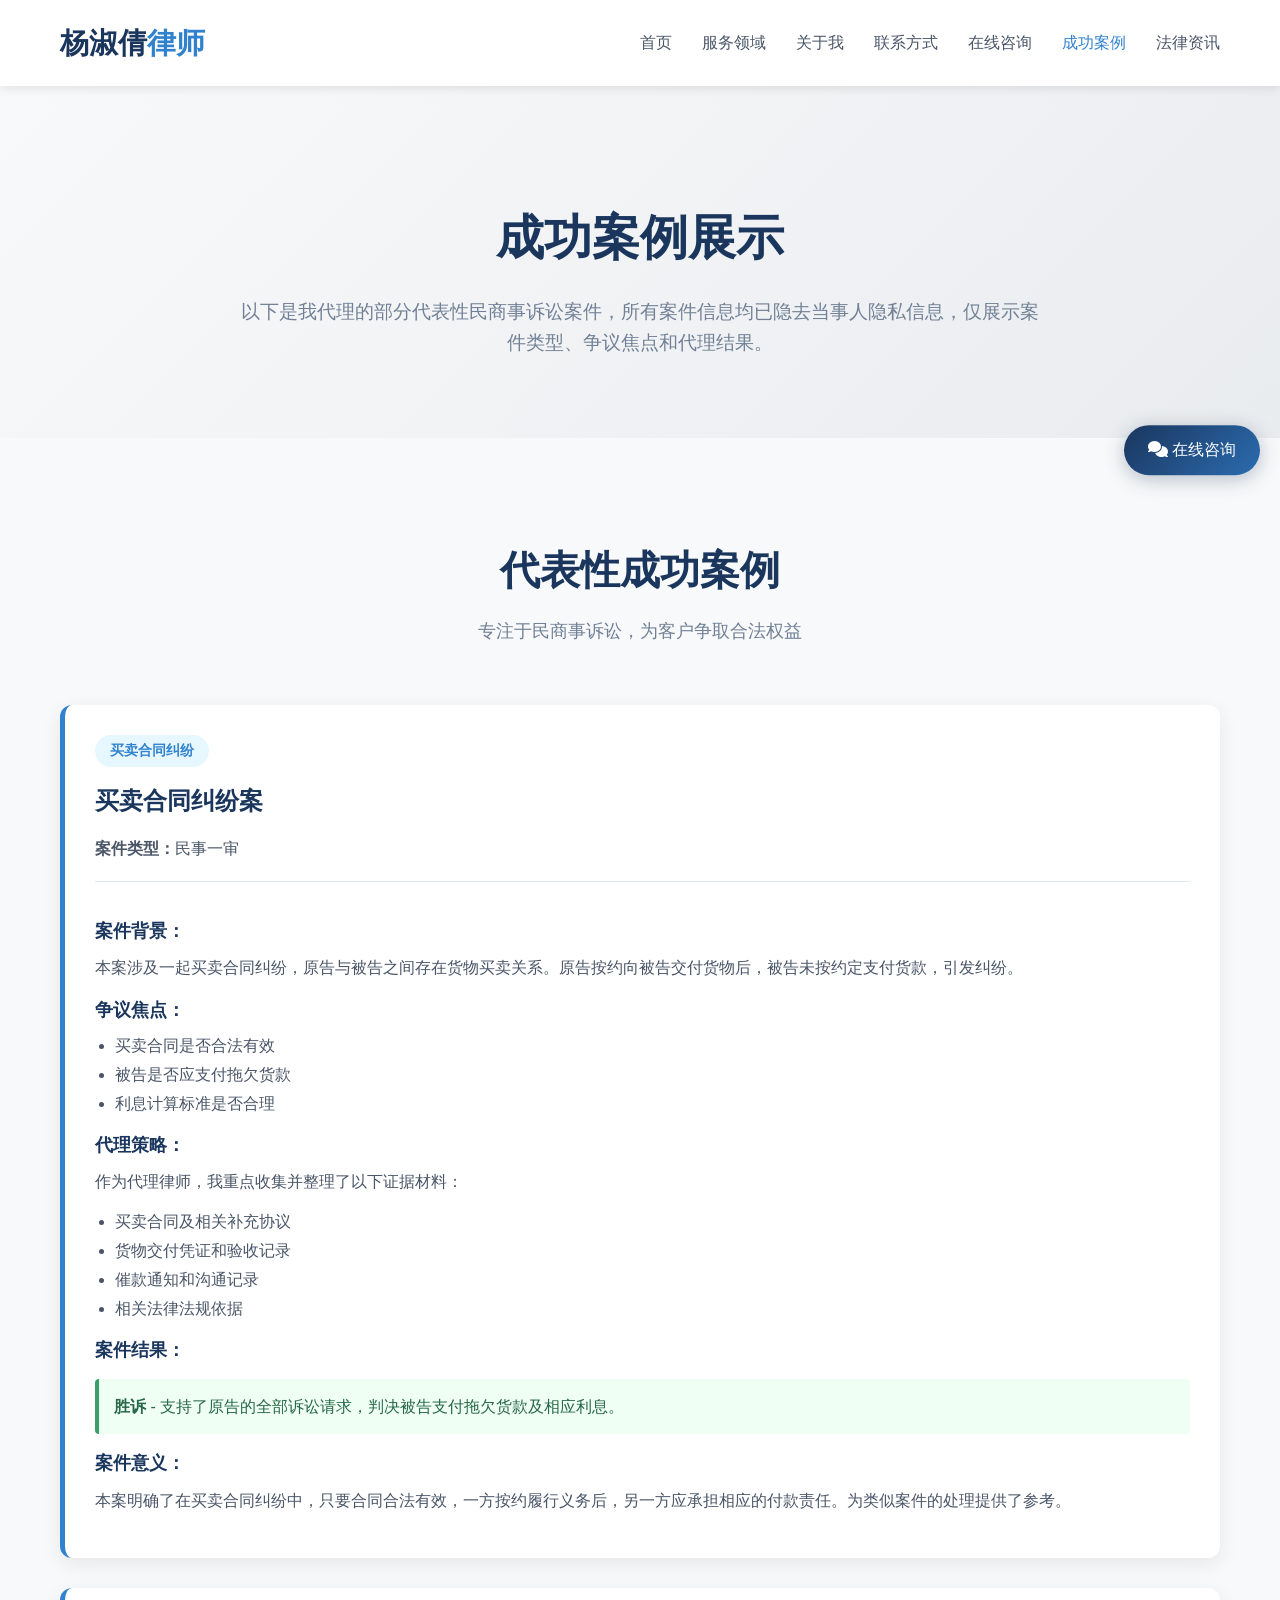
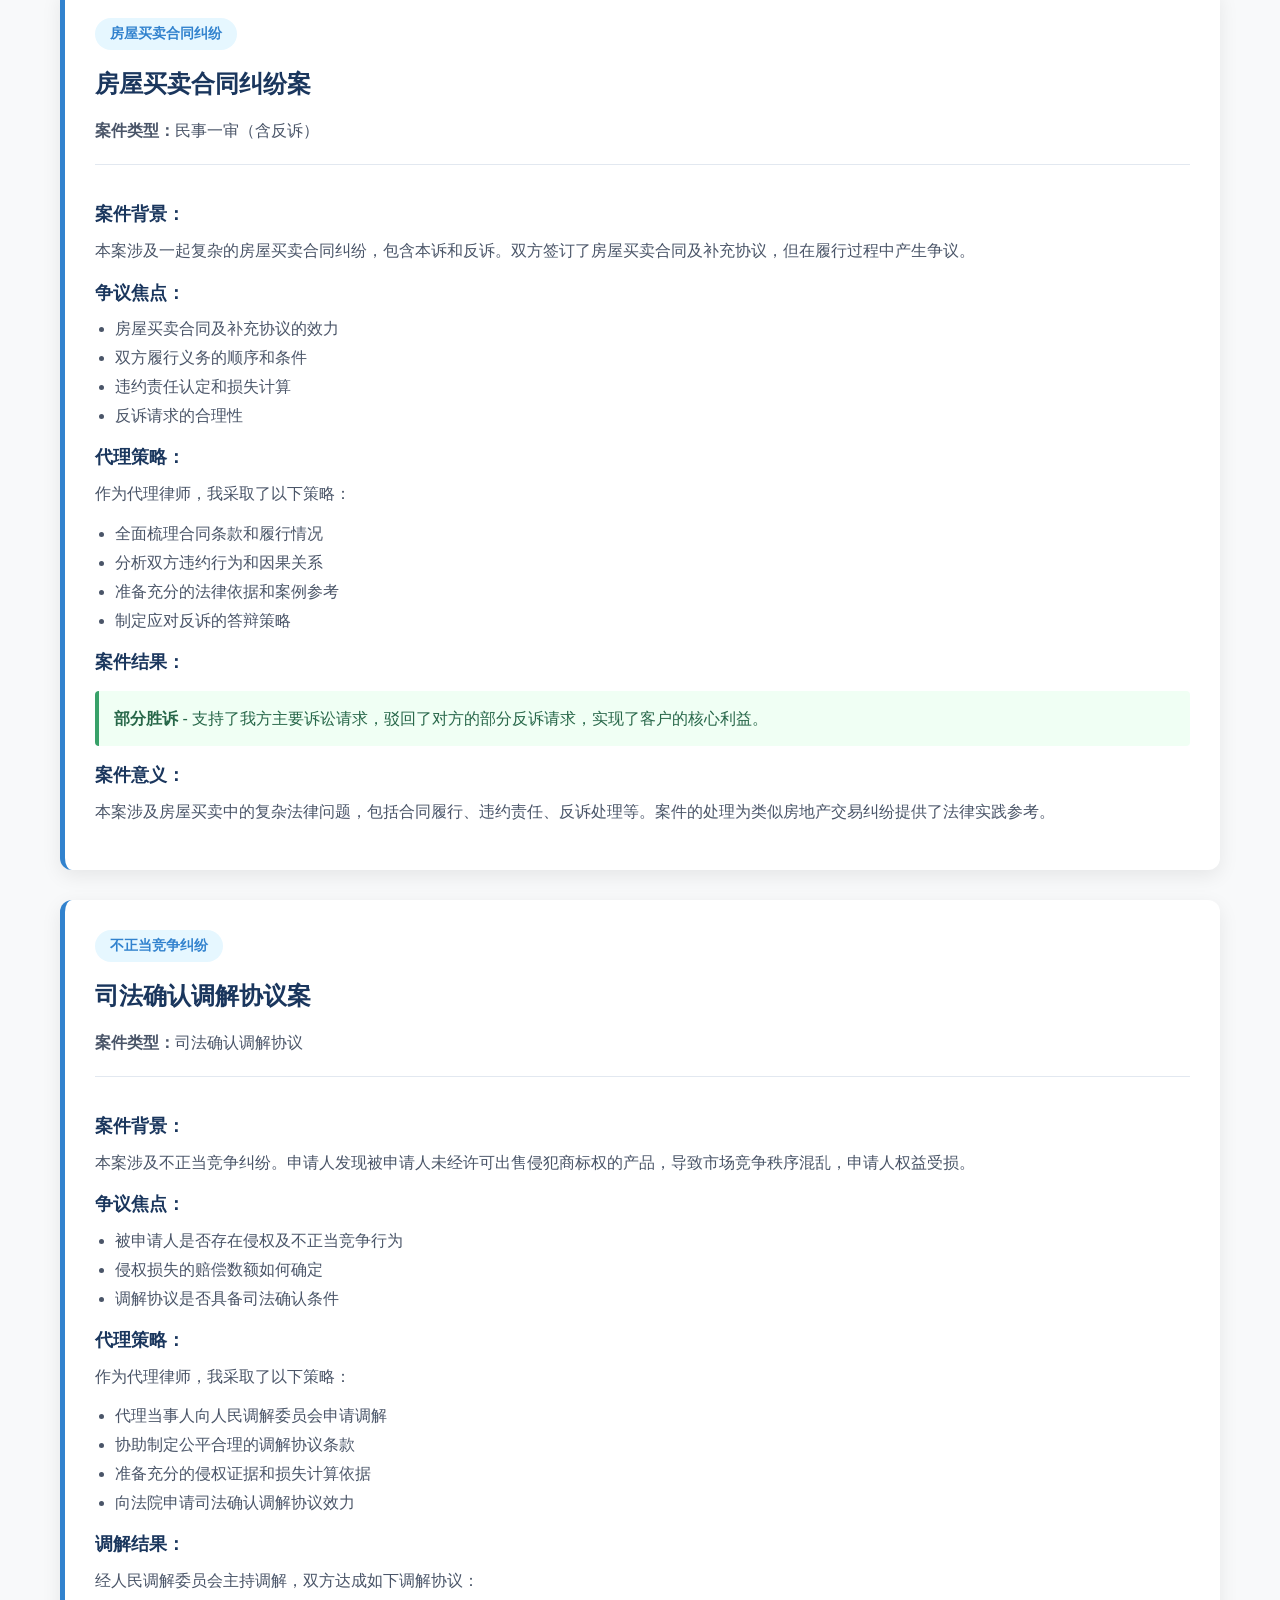
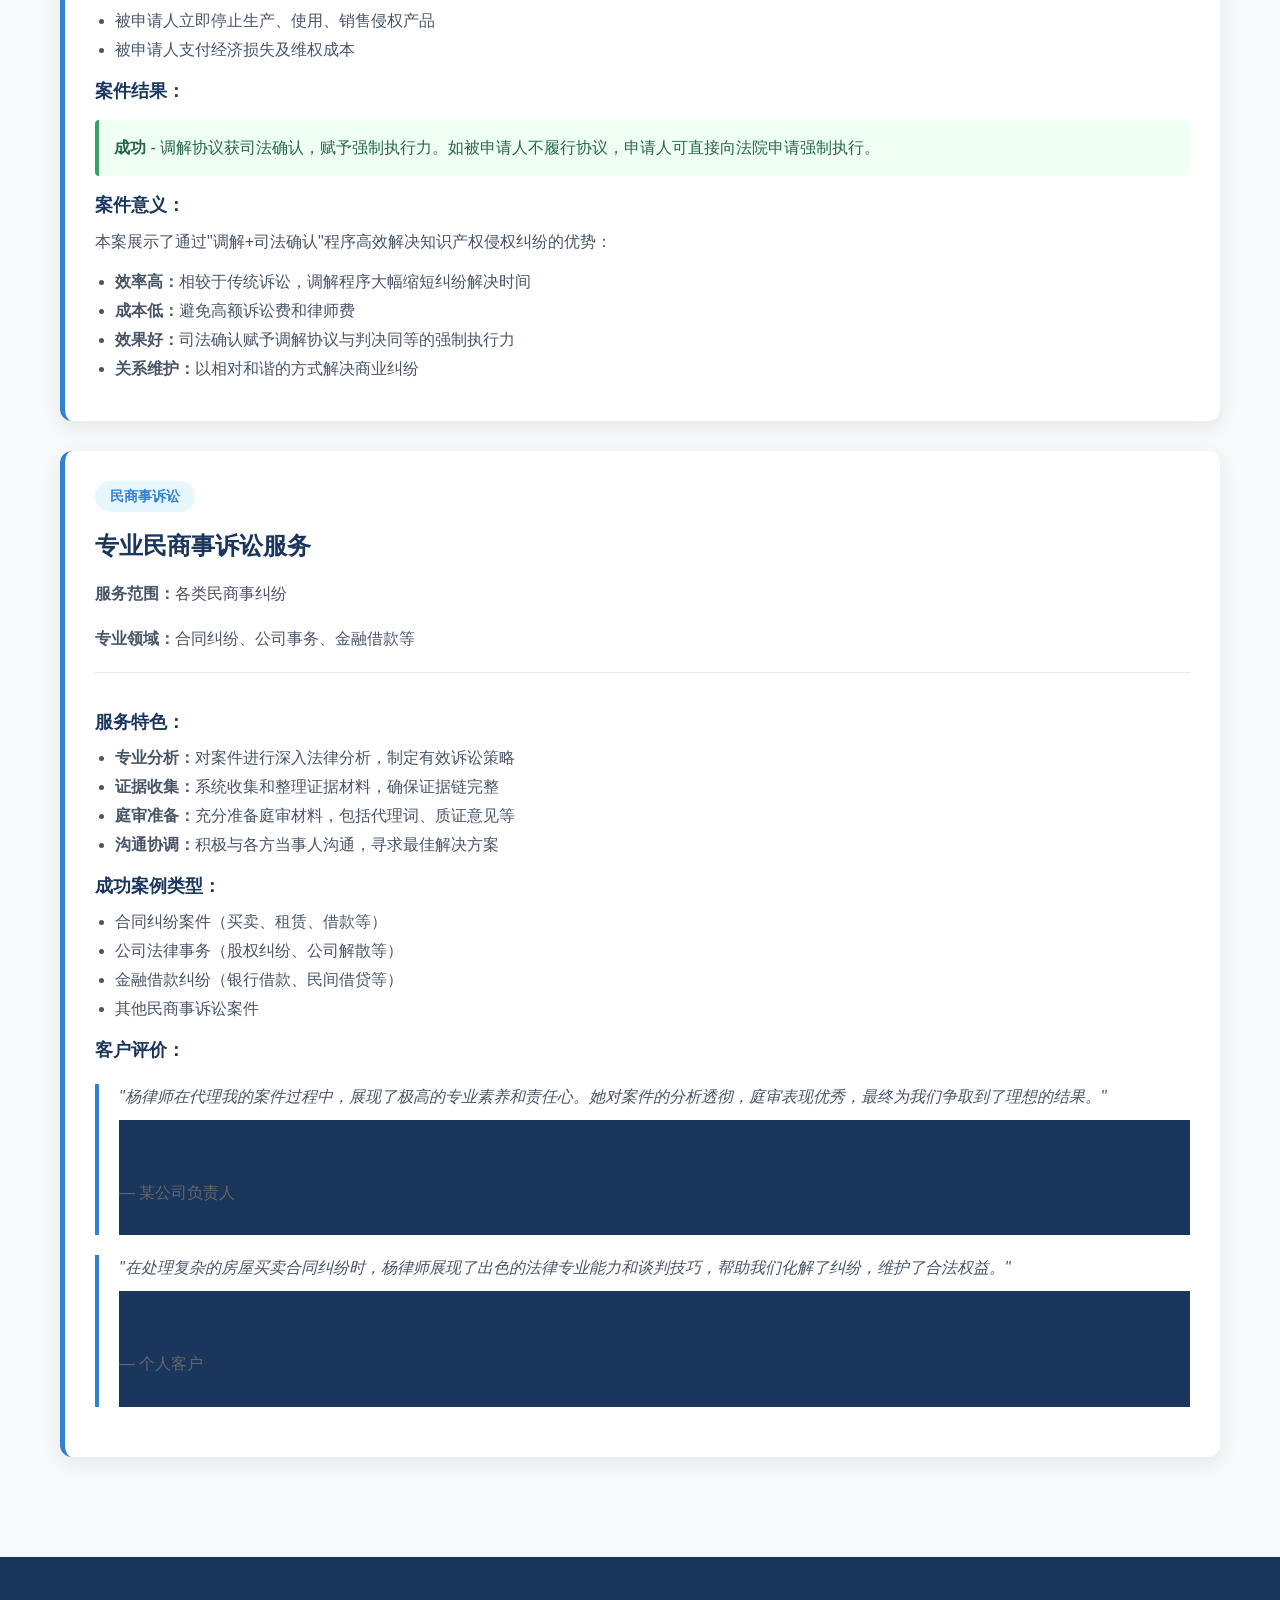
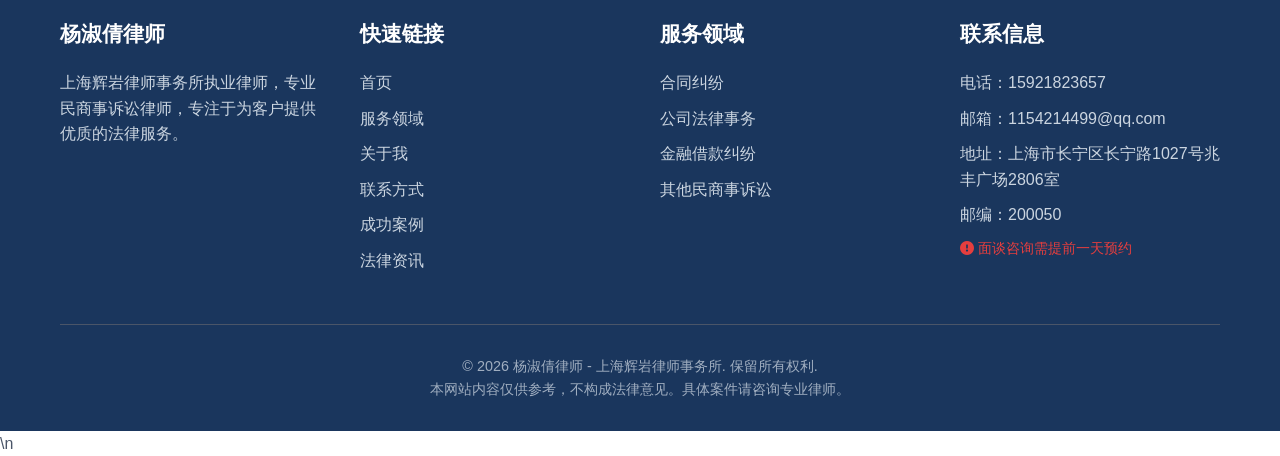
<file: cases.html>
<!DOCTYPE html>
<html lang="zh-CN">
<head>
    <meta charset="UTF-8">
    <meta name="viewport" content="width=device-width, initial-scale=1.0">
    <title>成功案例 - 杨淑倩律师 | 上海辉岩律师事务所</title>
    <link rel="stylesheet" href="css/style.css">
    <link rel="stylesheet" href="https://cdnjs.cloudflare.com/ajax/libs/font-awesome/6.4.0/css/all.min.css">
</head>
<body>
    <!-- 头部导航 -->
    <header>
        <div class="container">
            <nav class="navbar">
                <a href="index.html" class="logo">杨淑倩<span>律师</span></a>
                <button class="menu-toggle">
                    <i class="fas fa-bars"></i>
                </button>
                <ul class="nav-links">
                    <li><a href="index.html#home">首页</a></li>
                    <li><a href="index.html#services">服务领域</a></li>
                    <li><a href="index.html#about">关于我</a></li>
                    <li><a href="index.html#contact">联系方式</a></li>
                    <li><a href="index.html#consultation">在线咨询</a></li>
                    <li><a href="cases.html" class="active">成功案例</a></li>
                    <li><a href="legal-insights.html">法律资讯</a></li>
                </ul>
            </nav>
        </div>
    </header>

    <!-- 案例页英雄区域 -->
    <section class="hero" id="home" style="padding: 120px 0 80px; margin-top: 80px;">
        <div class="container">
            <h1>成功案例展示</h1>
            <p>以下是我代理的部分代表性民商事诉讼案件，所有案件信息均已隐去当事人隐私信息，仅展示案件类型、争议焦点和代理结果。</p>
        </div>
    </section>

    <!-- 案例展示区域 -->
    <section class="cases" id="cases">
        <div class="container">
            <div class="section-title">
                <h2>代表性成功案例</h2>
                <p>专注于民商事诉讼，为客户争取合法权益</p>
            </div>

            <!-- 案例展示 - 长条分隔样式 -->
            <div class="cases-list">
                <!-- 案例1 -->
                <div class="case-card fade-in">
                    <div class="case-content">
                        <span class="case-tag">买卖合同纠纷</span>
                        <h3>买卖合同纠纷案</h3>
                        <p><strong>案件类型：</strong>民事一审</p>
                        
                        <div class="case-details">
                            <h4>案件背景：</h4>
                            <p>本案涉及一起买卖合同纠纷，原告与被告之间存在货物买卖关系。原告按约向被告交付货物后，被告未按约定支付货款，引发纠纷。</p>
                            
                            <h4>争议焦点：</h4>
                            <ul>
                                <li>买卖合同是否合法有效</li>
                                <li>被告是否应支付拖欠货款</li>
                                <li>利息计算标准是否合理</li>
                            </ul>
                            
                            <h4>代理策略：</h4>
                            <p>作为代理律师，我重点收集并整理了以下证据材料：</p>
                            <ul>
                                <li>买卖合同及相关补充协议</li>
                                <li>货物交付凭证和验收记录</li>
                                <li>催款通知和沟通记录</li>
                                <li>相关法律法规依据</li>
                            </ul>
                            
                            <h4>案件结果：</h4>
                            <div class="case-result">
                                <p><strong>胜诉</strong> - 支持了原告的全部诉讼请求，判决被告支付拖欠货款及相应利息。</p>
                            </div>
                            
                            <h4>案件意义：</h4>
                            <p>本案明确了在买卖合同纠纷中，只要合同合法有效，一方按约履行义务后，另一方应承担相应的付款责任。为类似案件的处理提供了参考。</p>
                        </div>
                    </div>
                </div>

                <!-- 案例2 -->
                <div class="case-card fade-in">
                    <div class="case-content">
                        <span class="case-tag">房屋买卖合同纠纷</span>
                        <h3>房屋买卖合同纠纷案</h3>
                        <p><strong>案件类型：</strong>民事一审（含反诉）</p>
                        
                        <div class="case-details">
                            <h4>案件背景：</h4>
                            <p>本案涉及一起复杂的房屋买卖合同纠纷，包含本诉和反诉。双方签订了房屋买卖合同及补充协议，但在履行过程中产生争议。</p>
                            
                            <h4>争议焦点：</h4>
                            <ul>
                                <li>房屋买卖合同及补充协议的效力</li>
                                <li>双方履行义务的顺序和条件</li>
                                <li>违约责任认定和损失计算</li>
                                <li>反诉请求的合理性</li>
                            </ul>
                            
                            <h4>代理策略：</h4>
                            <p>作为代理律师，我采取了以下策略：</p>
                            <ul>
                                <li>全面梳理合同条款和履行情况</li>
                                <li>分析双方违约行为和因果关系</li>
                                <li>准备充分的法律依据和案例参考</li>
                                <li>制定应对反诉的答辩策略</li>
                            </ul>
                            
                            <h4>案件结果：</h4>
                            <div class="case-result">
                                <p><strong>部分胜诉</strong> - 支持了我方主要诉讼请求，驳回了对方的部分反诉请求，实现了客户的核心利益。</p>
                            </div>
                            
                            <h4>案件意义：</h4>
                            <p>本案涉及房屋买卖中的复杂法律问题，包括合同履行、违约责任、反诉处理等。案件的处理为类似房地产交易纠纷提供了法律实践参考。</p>
                        </div>
                    </div>
                </div>

                <!-- 案例3：司法确认调解协议案 -->
                <div class="case-card fade-in">
                    <div class="case-content">
                        <span class="case-tag">不正当竞争纠纷</span>
                        <h3>司法确认调解协议案</h3>
                        <p><strong>案件类型：</strong>司法确认调解协议</p>
                        
                        <div class="case-details">
                            <h4>案件背景：</h4>
                            <p>本案涉及不正当竞争纠纷。申请人发现被申请人未经许可出售侵犯商标权的产品，导致市场竞争秩序混乱，申请人权益受损。</p>
                            
                            <h4>争议焦点：</h4>
                            <ul>
                                <li>被申请人是否存在侵权及不正当竞争行为</li>
                                <li>侵权损失的赔偿数额如何确定</li>
                                <li>调解协议是否具备司法确认条件</li>
                            </ul>
                            
                            <h4>代理策略：</h4>
                            <p>作为代理律师，我采取了以下策略：</p>
                            <ul>
                                <li>代理当事人向人民调解委员会申请调解</li>
                                <li>协助制定公平合理的调解协议条款</li>
                                <li>准备充分的侵权证据和损失计算依据</li>
                                <li>向法院申请司法确认调解协议效力</li>
                            </ul>
                            
                            <h4>调解结果：</h4>
                            <p>经人民调解委员会主持调解，双方达成如下调解协议：</p>
                            <ul>
                                <li>被申请人立即停止生产、使用、销售侵权产品</li>
                                <li>被申请人支付经济损失及维权成本</li>
                            </ul>
                            
                            <h4>案件结果：</h4>
                            <div class="case-result">
                                <p><strong>成功</strong> - 调解协议获司法确认，赋予强制执行力。如被申请人不履行协议，申请人可直接向法院申请强制执行。</p>
                            </div>
                            
                            <h4>案件意义：</h4>
                            <p>本案展示了通过"调解+司法确认"程序高效解决知识产权侵权纠纷的优势：</p>
                            <ul>
                                <li><strong>效率高：</strong>相较于传统诉讼，调解程序大幅缩短纠纷解决时间</li>
                                <li><strong>成本低：</strong>避免高额诉讼费和律师费</li>
                                <li><strong>效果好：</strong>司法确认赋予调解协议与判决同等的强制执行力</li>
                                <li><strong>关系维护：</strong>以相对和谐的方式解决商业纠纷</li>
                            </ul>
                        </div>
                    </div>
                </div>

                <!-- 案例4（通用模板） -->
                <div class="case-card fade-in">
                    <div class="case-content">
                        <span class="case-tag">民商事诉讼</span>
                        <h3>专业民商事诉讼服务</h3>
                        <p><strong>服务范围：</strong>各类民商事纠纷</p>
                        <p><strong>专业领域：</strong>合同纠纷、公司事务、金融借款等</p>
                        
                        <div class="case-details">
                            <h4>服务特色：</h4>
                            <ul>
                                <li><strong>专业分析：</strong>对案件进行深入法律分析，制定有效诉讼策略</li>
                                <li><strong>证据收集：</strong>系统收集和整理证据材料，确保证据链完整</li>
                                <li><strong>庭审准备：</strong>充分准备庭审材料，包括代理词、质证意见等</li>
                                <li><strong>沟通协调：</strong>积极与各方当事人沟通，寻求最佳解决方案</li>
                            </ul>
                            
                            <h4>成功案例类型：</h4>
                            <ul>
                                <li>合同纠纷案件（买卖、租赁、借款等）</li>
                                <li>公司法律事务（股权纠纷、公司解散等）</li>
                                <li>金融借款纠纷（银行借款、民间借贷等）</li>
                                <li>其他民商事诉讼案件</li>
                            </ul>
                            
                            <h4>客户评价：</h4>
                            <blockquote style="border-left: 4px solid #3182ce; padding-left: 20px; margin: 20px 0; font-style: italic;">
                                "杨律师在代理我的案件过程中，展现了极高的专业素养和责任心。她对案件的分析透彻，庭审表现优秀，最终为我们争取到了理想的结果。"
                                <footer style="margin-top: 10px; font-style: normal; color: #666;">— 某公司负责人</footer>
                            </blockquote>
                            
                            <blockquote style="border-left: 4px solid #3182ce; padding-left: 20px; margin: 20px 0; font-style: italic;">
                                "在处理复杂的房屋买卖合同纠纷时，杨律师展现了出色的法律专业能力和谈判技巧，帮助我们化解了纠纷，维护了合法权益。"
                                <footer style="margin-top: 10px; font-style: normal; color: #666;">— 个人客户</footer>
                            </blockquote>
                        </div>
                    </div>
                </div>
            </div>
        </div>
    </section>

    <footer>
        <div class="container">
            <div class="footer-content">
                <div class="footer-section">
                    <h3>杨淑倩律师</h3>
                    <p>上海辉岩律师事务所执业律师，专业民商事诉讼律师，专注于为客户提供优质的法律服务。</p>
                </div>
                <div class="footer-section">
                    <h3>快速链接</h3>
                    <a href="index.html#home">首页</a>
                    <a href="index.html#services">服务领域</a>
                    <a href="index.html#about">关于我</a>
                    <a href="index.html#contact">联系方式</a>
                    <a href="cases.html" class="active">成功案例</a>
                    <a href="legal-insights.html">法律资讯</a>
                </div>
                <div class="footer-section">
                    <h3>服务领域</h3>
                    <a href="index.html#services">合同纠纷</a>
                    <a href="index.html#services">公司法律事务</a>
                    <a href="index.html#services">金融借款纠纷</a>
                    <a href="index.html#services">其他民商事诉讼</a>
                </div>
                <div class="footer-section">
                    <h3>联系信息</h3>
                    <p>电话：15921823657</p>
                    <p>邮箱：1154214499@qq.com</p>
                    <p>地址：上海市长宁区长宁路1027号兆丰广场2806室</p>
                    <p>邮编：200050</p>
                    <p style="color: #e53e3e; font-size: 0.85rem; margin-top: 5px;">
                        <i class="fas fa-exclamation-circle"></i> 面谈咨询需提前一天预约
                    </p>
                </div>
            </div>
            <div class="copyright">
                <p>&copy; 2026 杨淑倩律师 - 上海辉岩律师事务所. 保留所有权利.</p>
                <p>本网站内容仅供参考，不构成法律意见。具体案件请咨询专业律师。</p>
            </div>
        </div>
    </footer>

    <script src="js/main.js"></script>
    <script>
        // 案例页面特定功能
        document.addEventListener('DOMContentLoaded', function() {
            // 案例详情展开/收起功能
            const caseCards = document.querySelectorAll('.case-card');
            caseCards.forEach(card => {
                card.addEventListener('click', function(e) {
                    // 防止点击链接时触发
                    if (e.target.tagName === 'A' || e.target.closest('a')) {
                        return;
                    }
                    
                    this.classList.toggle('expanded');
                });
            });
        });
    </script>
    
    
    <style>
        .case-details {
            margin-top: 20px; padding-top: 20px;
            border-top: 1px solid #e2e8f0;
        }
        .case-details h4 { color: #1a365d; margin: 15px 0 10px; font-size: 1.1rem; }
        .case-details ul { margin: 10px 0 10px 20px; color: #4a5568; }
        .case-details li { margin-bottom: 5px; }
        .case-result {
            background-color: #f0fff4;
            border-left: 4px solid #38a169;
            padding: 15px; margin: 15px 0;
            border-radius: 4px;
        }
    </style>
    <!-- 悬浮咨询按钮 -->
    <div class=fixed-consult-btn onclick="showConsultPanel()">
        <i class="fas fa-comments"></i> 在线咨询
    </div>
    <!-- 咨询面板 -->
    <div class="consult-panel" id="consultPanel">
        <div class="consult-panel-header">
            <span>扫码咨询杨律师</span>
            <button onclick="hideConsultPanel()">&times;</button>
        </div>
        <div class="consult-panel-body" style="text-align: center;">
            <p>长按识别二维码，添加杨律师微信</p>
            <img src="素材/微信二维码.png" alt="杨律师微信二维码" style="width:200px;height:200px;margin:15px 0;border-radius:8px;">
            <p style="color:#666;font-size:0.85rem;">或直接拨打电话：<strong>15921823657</strong></p>
        </div>
    </div>
    <style>
        .fixed-consult-btn {
            position: fixed;
            top: 50%; right: 20px;
            transform: translateY(-50%);
            background: linear-gradient(135deg, #1a365d, #2b6cb0);
            color: #fff; padding: 12px 24px;
            border-radius: 30px; cursor: pointer;
            box-shadow: 0 4px 20px rgba(26,54,93,0.3);
            z-index: 9999; font-size: 1rem; font-weight: 500;
            transition: transform 0.3s ease, box-shadow 0.3s ease;
        }
        .fixed-consult-btn:hover {
            transform: translateY(-3px);
            box-shadow: 0 6px 25px rgba(26,54,93,0.4);
        }
        .consult-panel {
            display: none;
            position: fixed;
            top: 50%; right: 80px;
            transform: translateY(-50%);
            width: 320px; background: #fff;
            border-radius: 12px;
            box-shadow: 0 8px 40px rgba(0,0,0,0.15);
            z-index: 9999; overflow: hidden;
        }
        .consult-panel.show { display: block; }
        .consult-panel-header {
            background: linear-gradient(135deg, #1a365d, #2b6cb0);
            color: #fff; padding: 15px 20px;
            display: flex; justify-content: space-between; align-items: center;
        }
        .consult-panel-header button {
            background: none; border: none;
            color: #fff; font-size: 1.5rem; cursor: pointer;
        }
        .consult-panel-body { padding: 20px; }
        .consult-panel-body p { margin: 0 0 15px; color: #4a5568; font-size: 0.9rem; }
        @media (max-width: 480px) {
            .fixed-consult-btn {
                top: 50%; right: 10px;
                padding: 10px 18px; font-size: 0.9rem;
            }
            .consult-panel {
                top: 50%; right: 60px;
                left: 10px; width: auto;
            }
        }
    </style>
    <script>
        function showConsultPanel() {
            document.getElementById('consultPanel').classList.add('show');
        }
        function hideConsultPanel() {
            document.getElementById('consultPanel').classList.remove('show');
        }
    </script>
\n
<!-- 百度自动推送 - 帮助百度快速收录 -->
<script>
(function(){
    var bp = document.createElement("script");
    var curProtocol = window.location.protocol.split(":")[0];
    if (curProtocol === "https") {
        bp.src = "https://zz.bdstatic.com/linksubmit/push.js";
    }
    else {
        bp.src = "http://push.zhanzhang.baidu.com/push.js";
    }
    var s = document.getElementsByTagName("script")[0];
    s.parentNode.insertBefore(bp, s);
})();
</script>
</body>
</html>
</file>
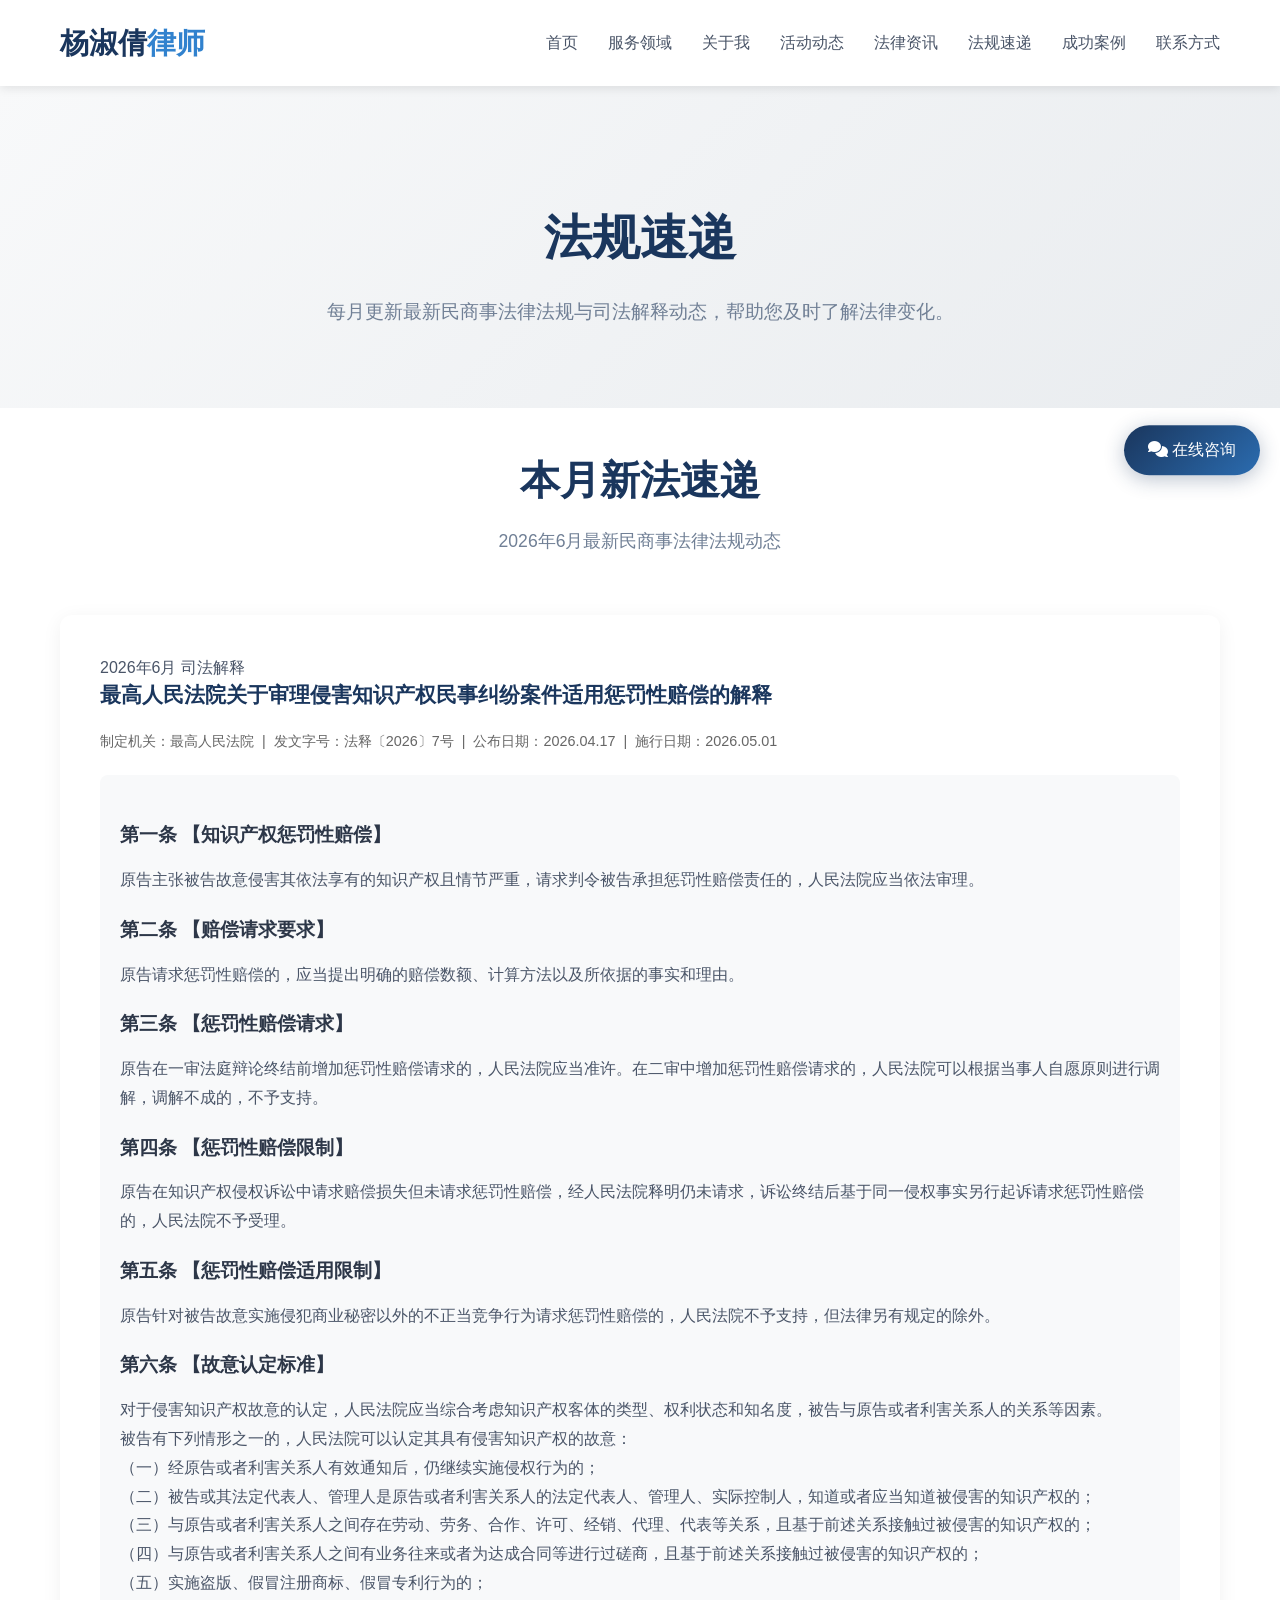
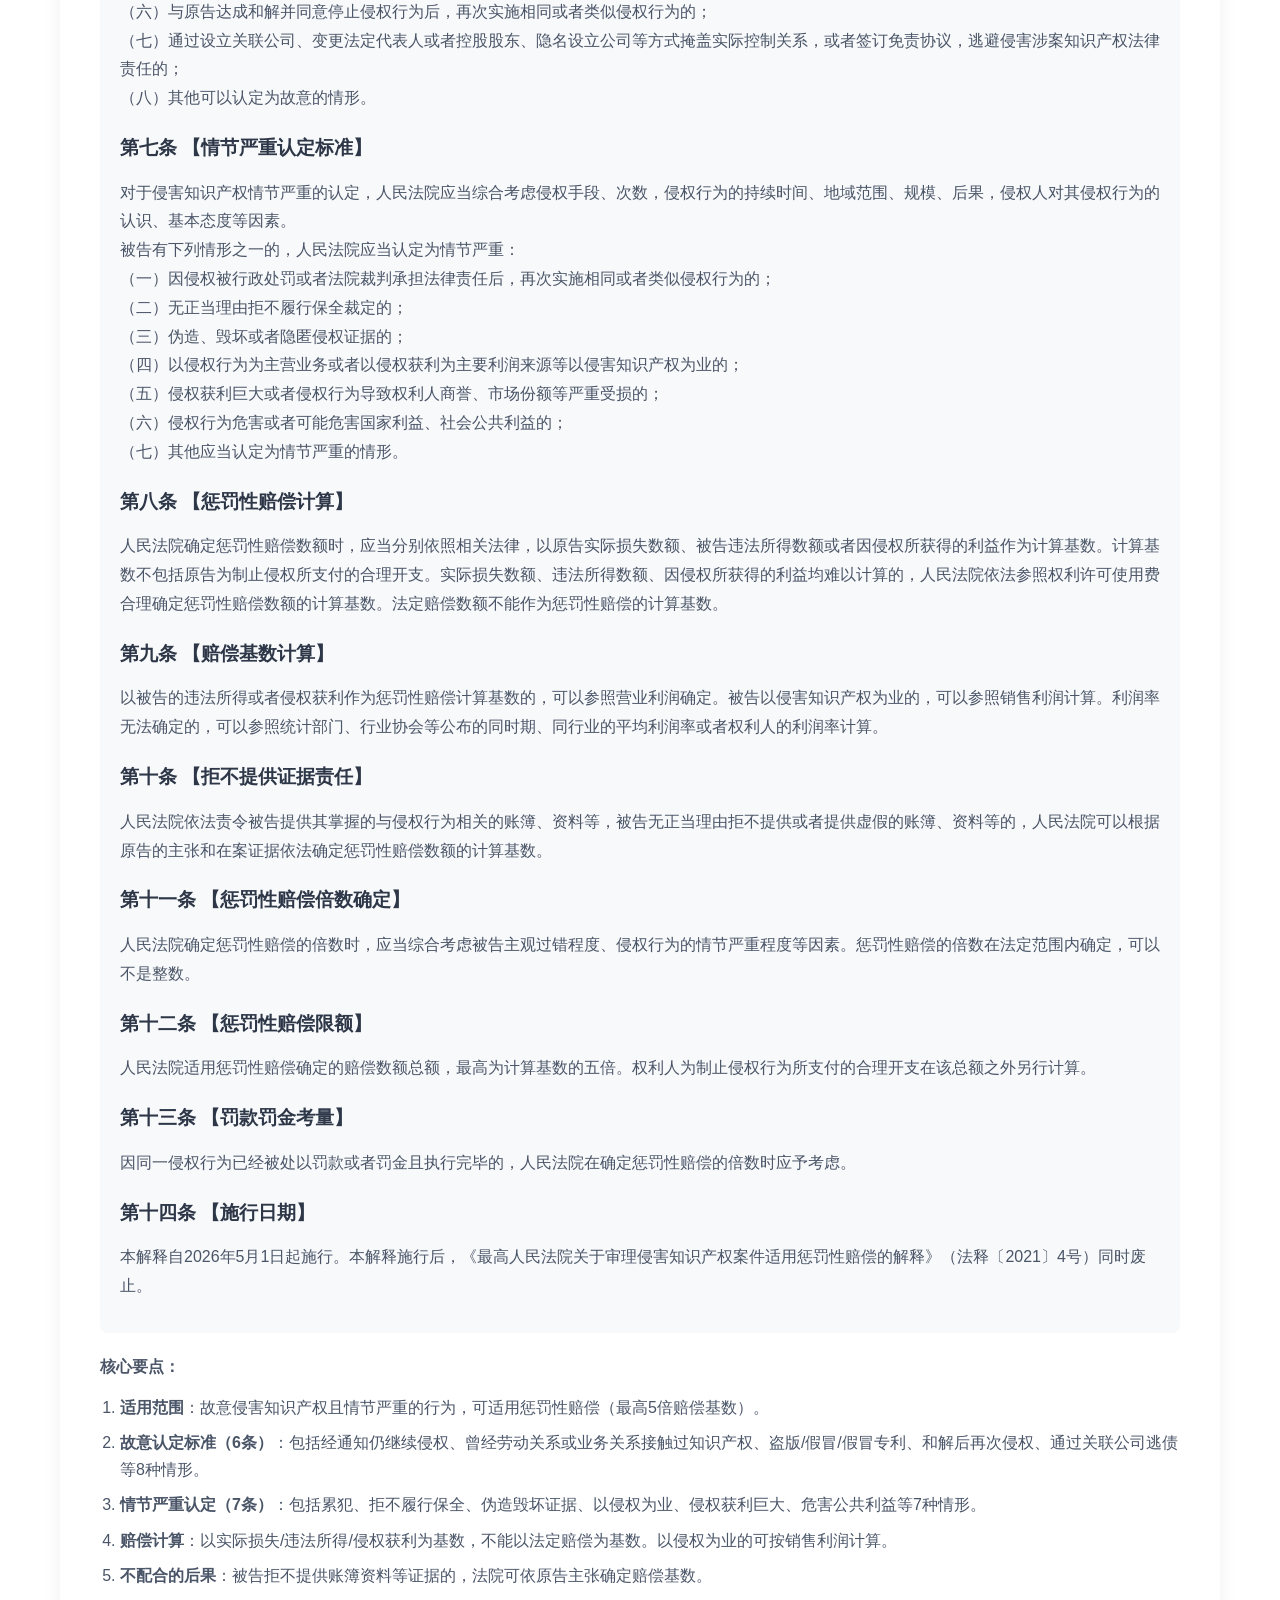
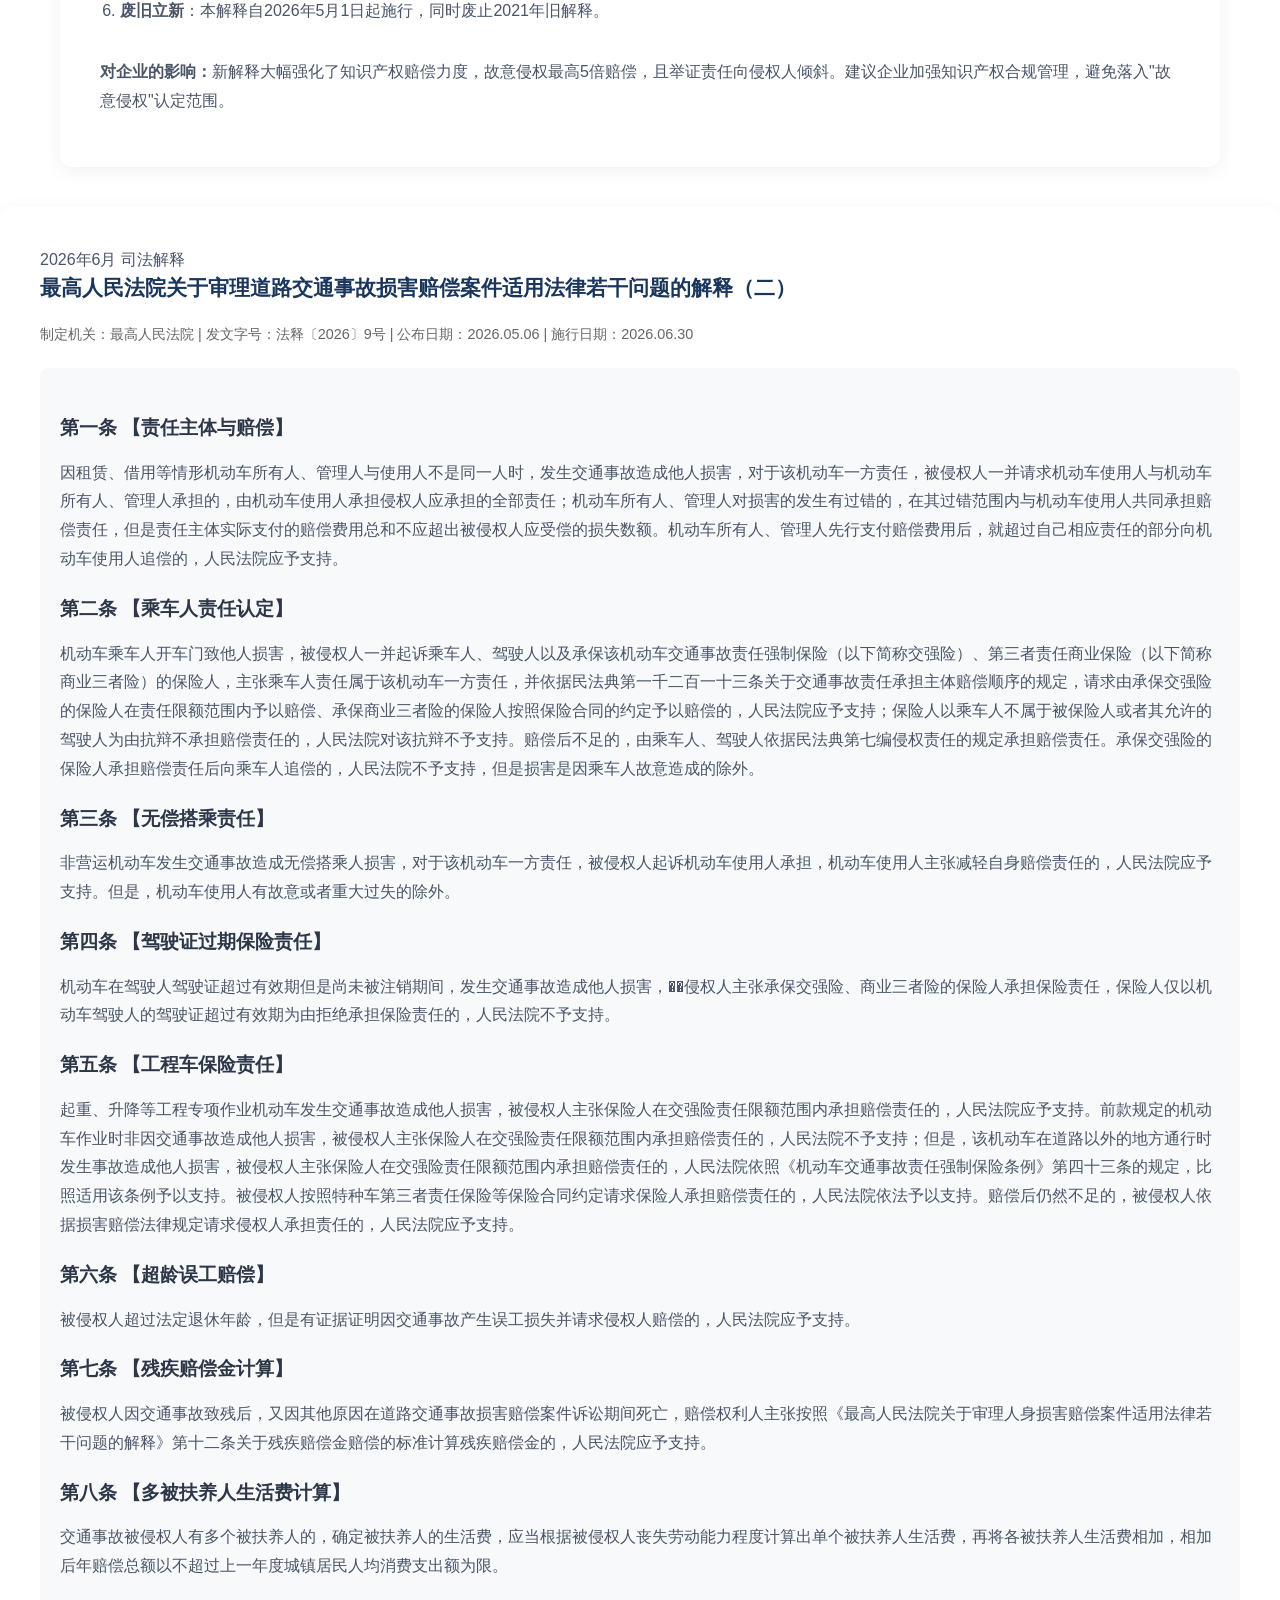
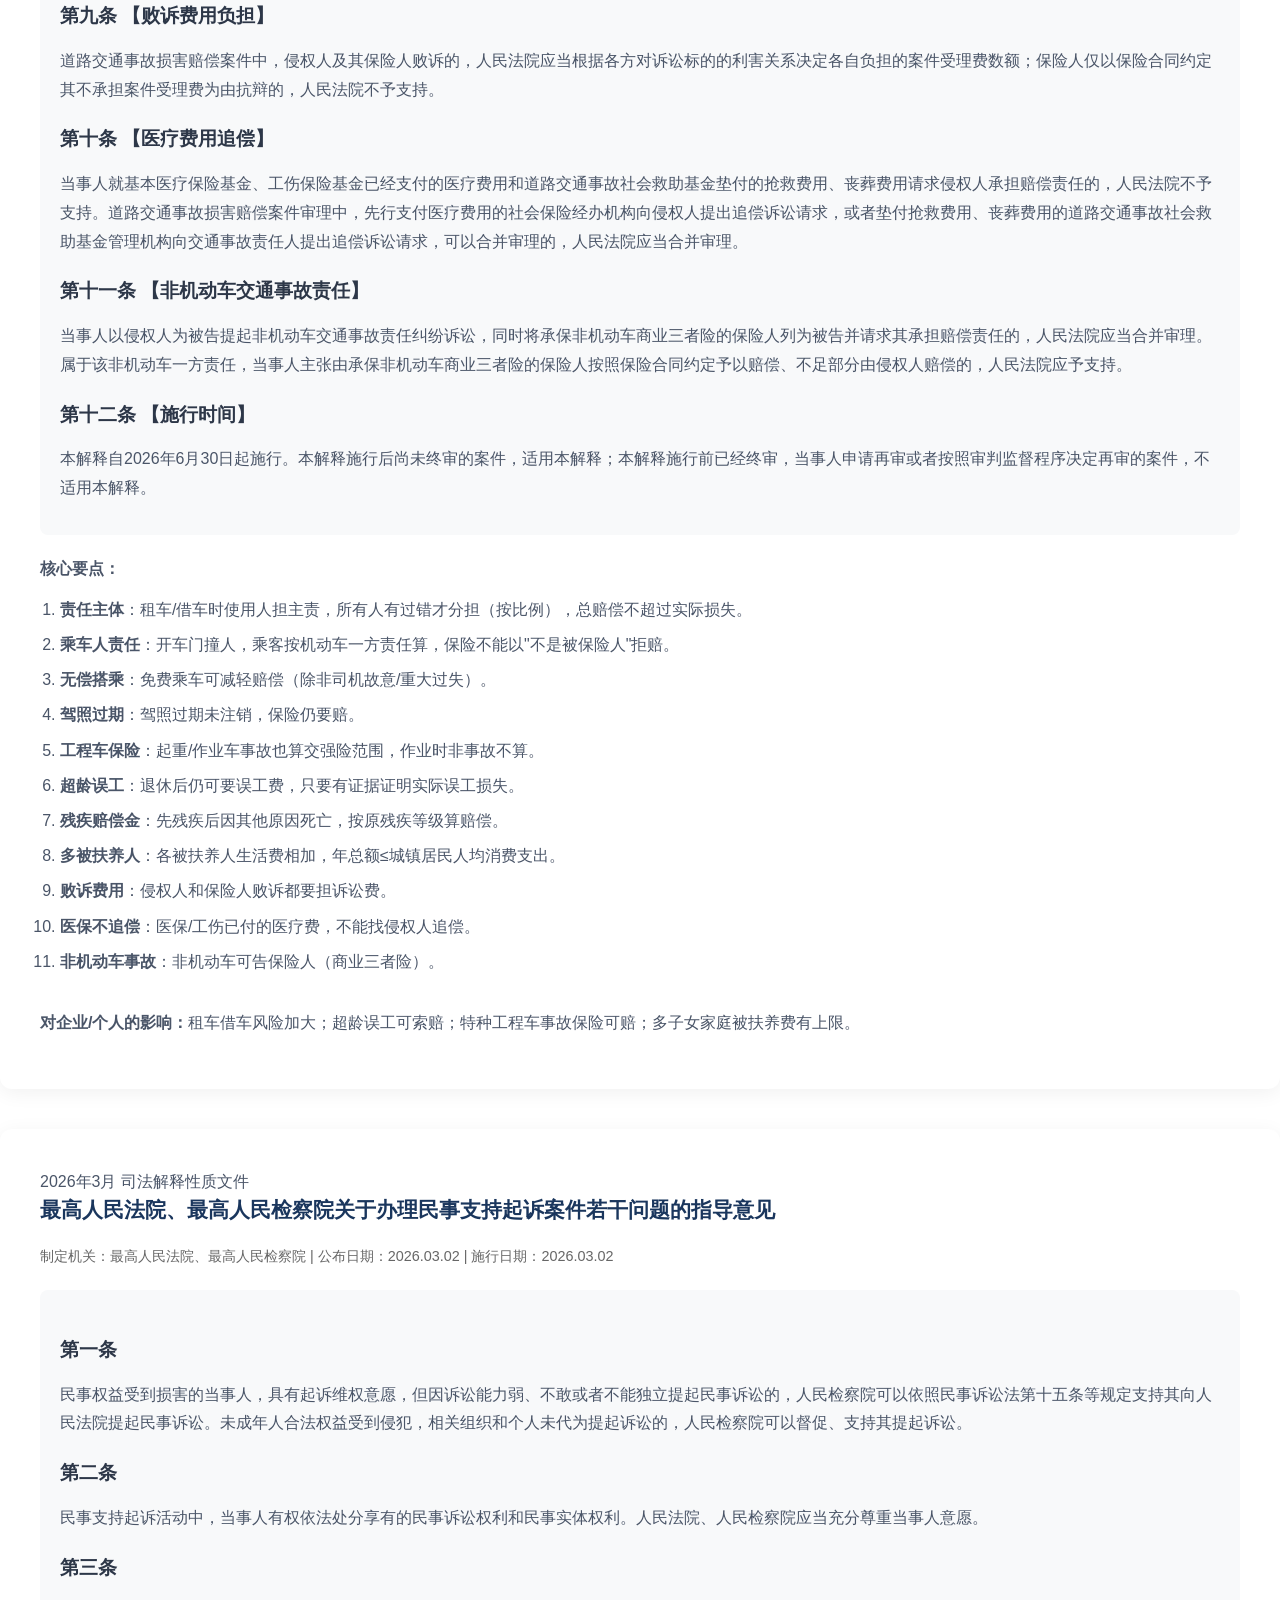
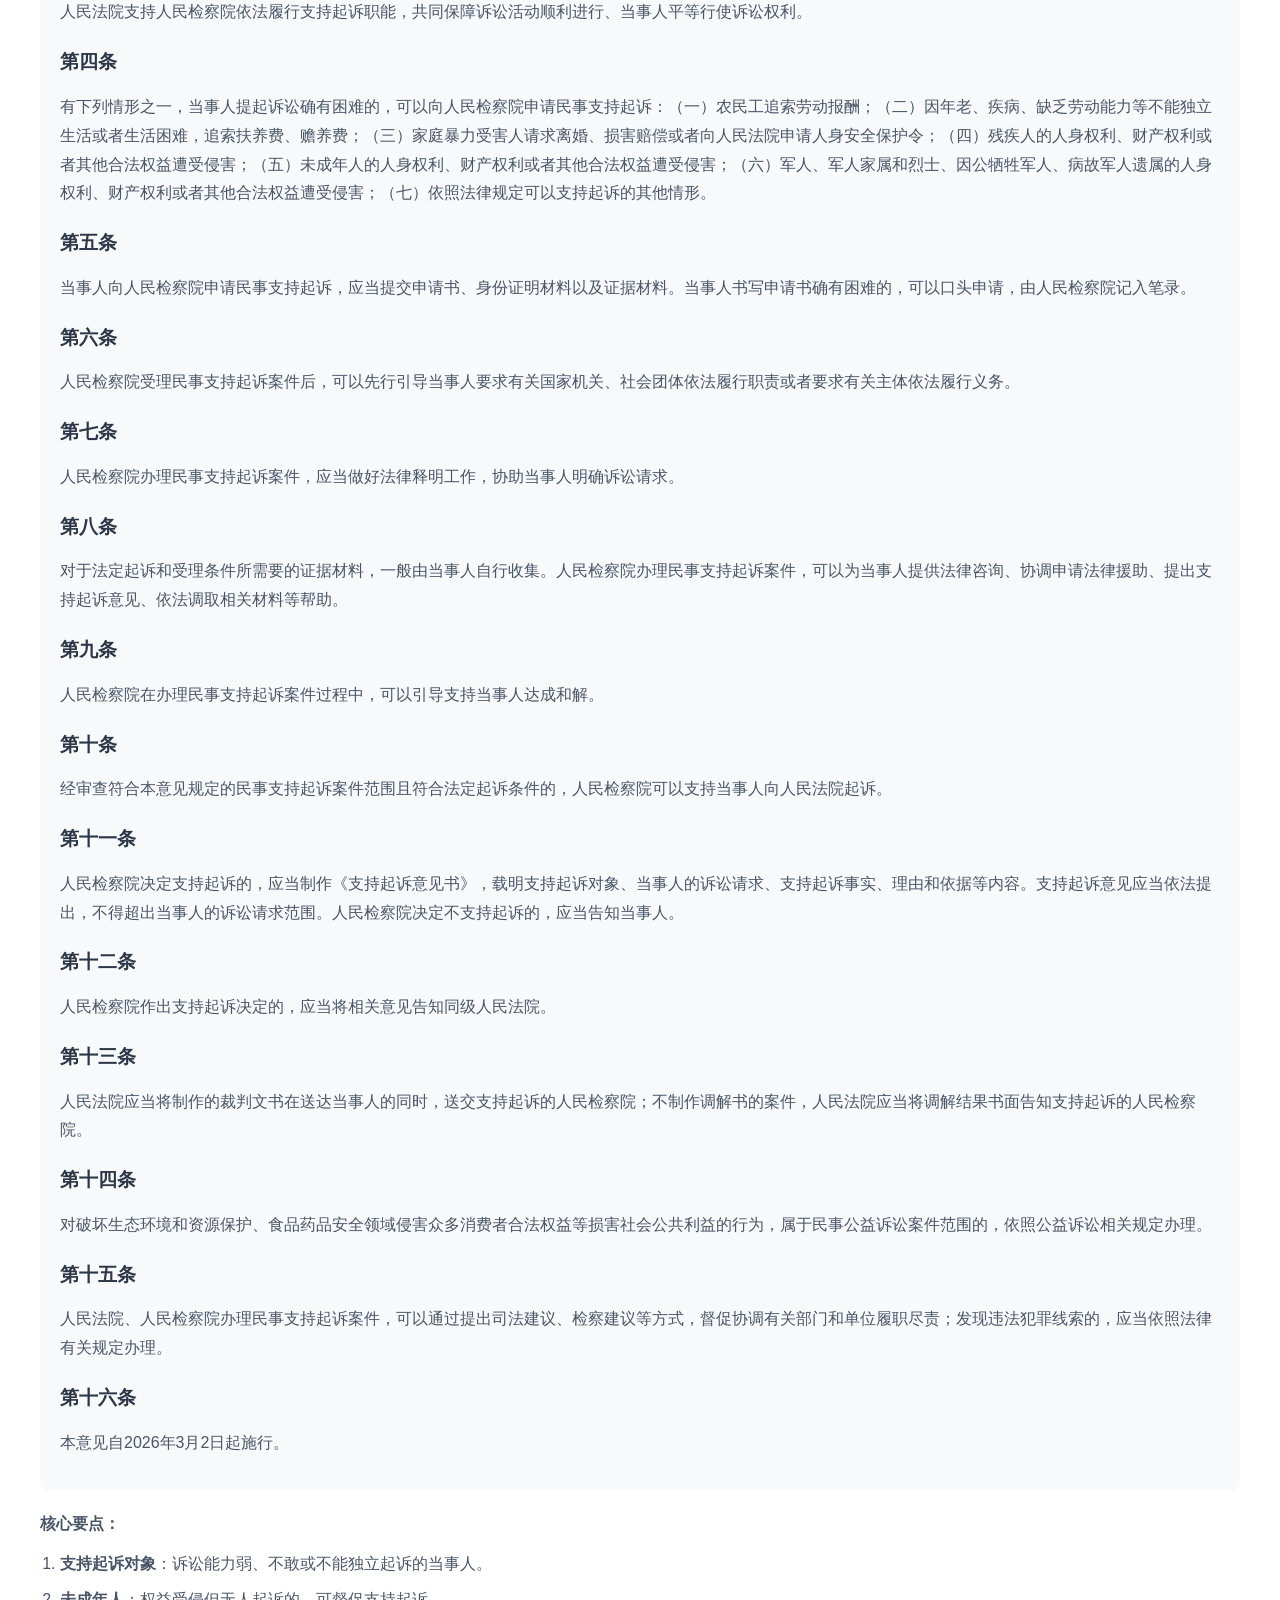
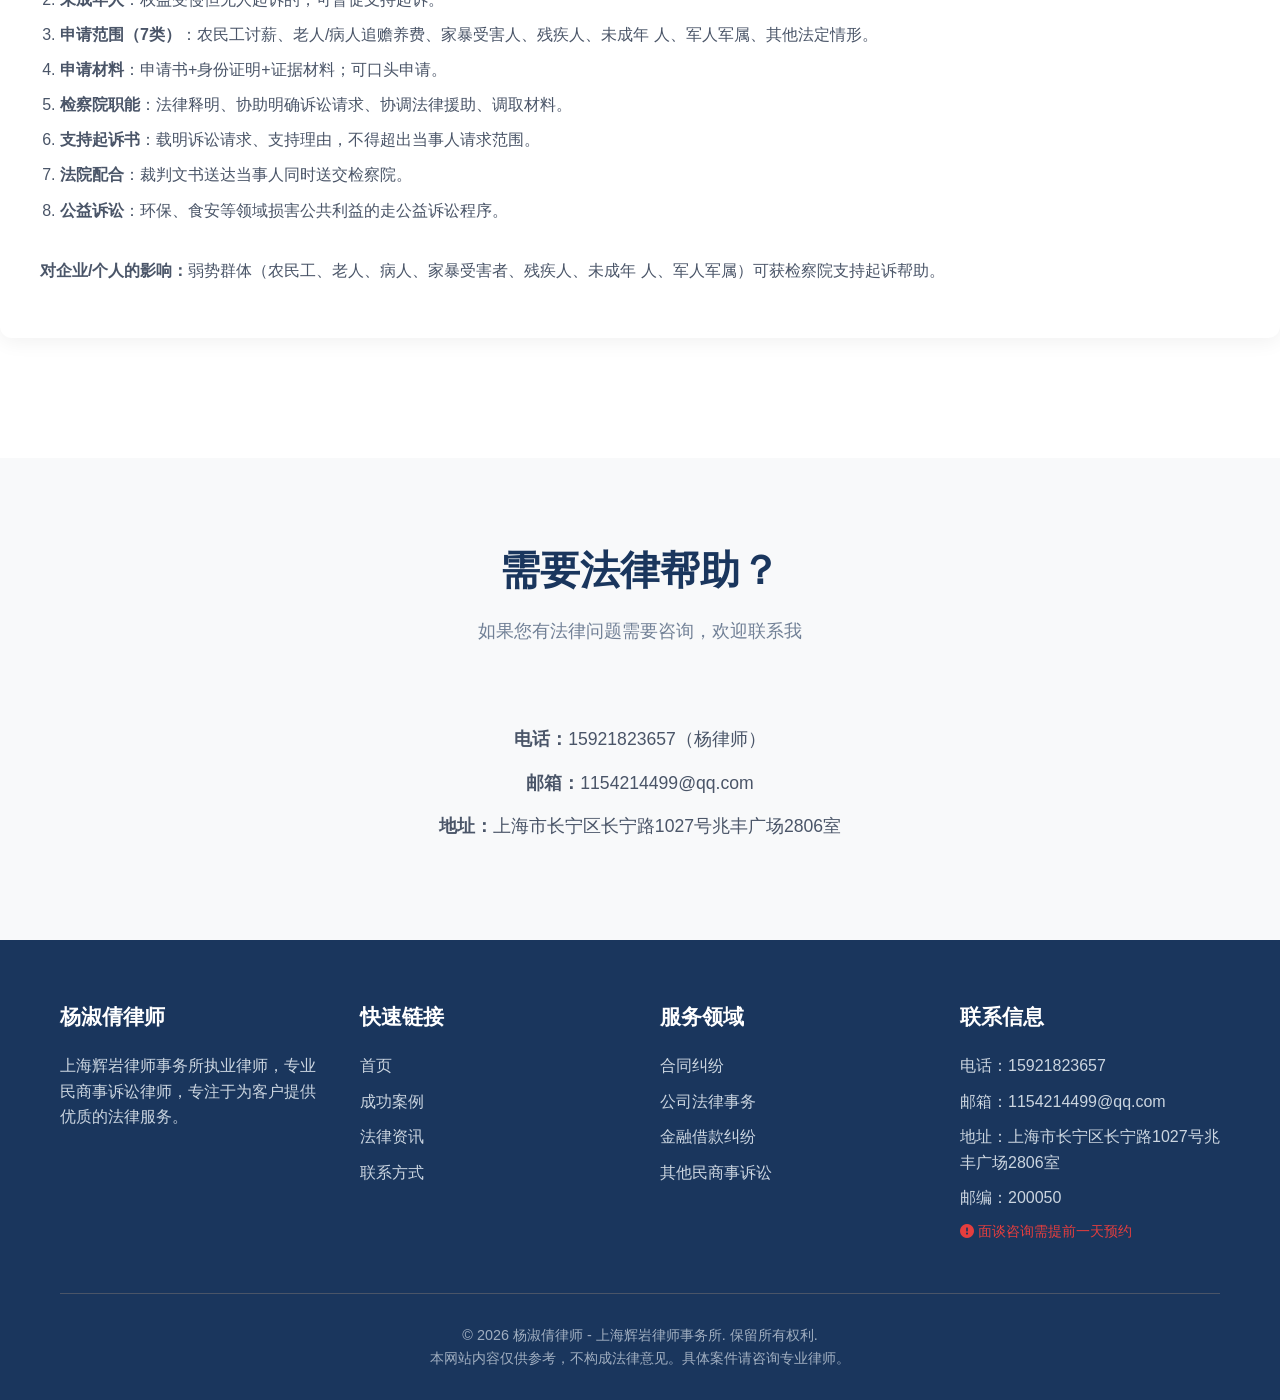
<file: laws.html>
<!DOCTYPE html>
<html lang="zh-CN">
<head>
    <meta charset="UTF-8">
    <meta name="viewport" content="width=device-width, initial-scale=1.0">
    <title>法规速递 - 杨淑倩律师 | 上海辉岩律师事务所</title>
    <link rel="stylesheet" href="css/style.css">
    <link rel="stylesheet" href="https://cdnjs.cloudflare.com/ajax/libs/font-awesome/6.4.0/css/all.min.css">
    <style>
        .legal-article {
            background: #fff;
            border-radius: 12px;
            padding: 40px;
            margin-bottom: 40px;
            box-shadow: 0 4px 20px rgba(0,0,0,0.06);
            transition: transform 0.3s ease;
        }
        .legal-article:hover {
            transform: translateY(-3px);
            box-shadow: 0 8px 30px rgba(0,0,0,0.1);
        }
        .legal-article .case-number {
            display: inline-block;
            background: linear-gradient(135deg, #1a365d, #2b6cb0);
            color: #fff;
            padding: 4px 14px;
            border-radius: 20px;
            font-size: 0.8rem;
            margin-bottom: 15px;
        }
        .legal-article h2 {
            color: #1a365d;
            font-size: 1.6rem;
            margin-bottom: 20px;
            line-height: 1.4;
        }
        .legal-article h3 {
            color: #2d3748;
            font-size: 1.2rem;
            margin: 25px 0 12px;
        }
        .legal-article p {
            color: #4a5568;
            line-height: 1.8;
            margin-bottom: 12px;
        }
        .legal-article ul {
            margin: 10px 0 15px 20px;
            color: #4a5568;
        }
        .legal-article li {
            margin-bottom: 8px;
            line-height: 1.7;
        }
        .legal-article .result-box {
            background: #f0fff4;
            border-left: 4px solid #38a169;
            padding: 15px 20px;
            margin: 15px 0;
            border-radius: 4px;
        }
        .legal-article .result-box-support {
            background: #f0fff4;
            border-left: 4px solid #38a169;
            padding: 15px 20px;
            margin: 15px 0;
            border-radius: 4px;
        }
        .legal-article .result-box-against {
            background: #fff5f5;
            border-left: 4px solid #e53e3e;
            padding: 15px 20px;
            margin: 15px 0;
            border-radius: 4px;
        }
        .legal-article .highlight-box {
            background: #ebf8ff;
            border-left: 4px solid #3182ce;
            padding: 15px 20px;
            margin: 15px 0;
            border-radius: 4px;
            font-style: italic;
        }
        .legal-article .tag {
            display: inline-block;
            background: #edf2f7;
            color: #2d3748;
            padding: 3px 10px;
            border-radius: 4px;
            font-size: 0.85rem;
            margin: 2px;
        }
        .legal-article table {
            width: 100%;
            border-collapse: collapse;
            margin: 15px 0;
        }
        .legal-article table th {
            background: #1a365d;
            color: #fff;
            padding: 10px 15px;
            text-align: left;
        }
        .legal-article table td {
            padding: 10px 15px;
            border-bottom: 1px solid #e2e8f0;
            color: #4a5568;
        }
        .legal-article table tr:last-child td {
            border-bottom: none;
        }
        .legal-article .life-tips {
            background: #fffbeb;
            border-left: 4px solid #d69e2e;
            padding: 15px 20px;
            margin: 15px 0;
            border-radius: 4px;
        }
        .legal-article .legal-basis {
            background: #f7fafc;
            border: 1px solid #e2e8f0;
            padding: 15px 20px;
            margin: 15px 0;
            border-radius: 4px;
            font-size: 0.9rem;
        }
        .legal-article .case-info {
            color: #718096;
            font-size: 0.85rem;
            margin-top: 30px;
            padding-top: 15px;
            border-top: 1px solid #e2e8f0;
        }
        .divider {
            height: 2px;
            background: linear-gradient(90deg, #3182ce, transparent);
            margin: 10px 0 25px;
        }
        @media (max-width: 768px) {
            .legal-article {
                padding: 25px 20px;
            }
            .legal-article h2 {
                font-size: 1.3rem;
            }
        }
    </style>
</head>
<body>
    <!-- 头部导航 -->
    <header>
        <div class="container">
            <nav class="navbar">
                <a href="index.html" class="logo">杨淑倩<span>律师</span></a>
                <button class="menu-toggle">
                    <i class="fas fa-bars"></i>
                </button>
                <ul class="nav-links">
<li><a href="#home">首页</a></li>
<li><a href="#services">服务领域</a></li>
<li><a href="#about">关于我</a></li>
<li><a href="#activities">活动动态</a></li>
<li><a href="legal-insights.html">法律资讯</a></li>
<li><a href="laws.html">法规速递</a></li>
<li><a href="cases.html">成功案例</a></li>
<li><a href="#contact">联系方式</a></li>
                </ul>
            </nav>
        </div>
    </header>

    <!-- 页面标题 -->
    <section class="hero" id="home" style="padding: 120px 0 80px; margin-top: 80px;">
        <div class="container">
            <h1>法规速递</h1>
            <p>每月更新最新民商事法律法规与司法解释动态，帮助您及时了解法律变化。</p>
        </div>
    </section>

        <!-- 法规速递内容 -->
    <section class="legal-insights" style="padding: 40px 0 80px;">
        <div class="container">
            <div class="section-title">
                <h2>本月新法速递</h2>
                <p>2026年6月最新民商事法律法规动态</p>
            </div>

            <!-- ======== 法规1：知识产权惩罚性赔偿司法解释 ======== -->
            <div class="legal-article fade-in">
                <div class="article-header">
                    <span class="article-date">2026年6月</span>
                    <span class="article-tag">司法解释</span>
                </div>
                <h2 style="font-size: 1.3rem;">最高人民法院关于审理侵害知识产权民事纠纷案件适用惩罚性赔偿的解释</h2>
                <p class="law-meta" style="color: #666; font-size: 0.9rem; margin: 5px 0 15px;">
                    制定机关：最高人民法院 &nbsp;|&nbsp; 发文字号：法释〔2026〕7号 &nbsp;|&nbsp; 公布日期：2026.04.17 &nbsp;|&nbsp; 施行日期：2026.05.01
                </p>

                <div style="background: #f8f9fa; padding: 20px; border-radius: 8px; margin: 20px 0; text-align: left;">
                    <h3 style="margin-bottom: 15px;">第一条 【知识产权惩罚性赔偿】</h3>
                    <p style="line-height: 1.8;">原告主张被告故意侵害其依法享有的知识产权且情节严重，请求判令被告承担惩罚性赔偿责任的，人民法院应当依法审理。</p>
                    
                    <h3 style="margin: 20px 0 15px;">第二条 【赔偿请求要求】</h3>
                    <p style="line-height: 1.8;">原告请求惩罚性赔偿的，应当提出明确的赔偿数额、计算方法以及所依据的事实和理由。</p>
                    
                    <h3 style="margin: 20px 0 15px;">第三条 【惩罚性赔偿请求】</h3>
                    <p style="line-height: 1.8;">原告在一审法庭辩论终结前增加惩罚性赔偿请求的，人民法院应当准许。在二审中增加惩罚性赔偿请求的，人民法院可以根据当事人自愿原则进行调解，调解不成的，不予支持。</p>
                    
                    <h3 style="margin: 20px 0 15px;">第四条 【惩罚性赔偿限制】</h3>
                    <p style="line-height: 1.8;">原告在知识产权侵权诉讼中请求赔偿损失但未请求惩罚性赔偿，经人民法院释明仍未请求，诉讼终结后基于同一侵权事实另行起诉请求惩罚性赔偿的，人民法院不予受理。</p>
                    
                    <h3 style="margin: 20px 0 15px;">第五条 【惩罚性赔偿适用限制】</h3>
                    <p style="line-height: 1.8;">原告针对被告故意实施侵犯商业秘密以外的不正当竞争行为请求惩罚性赔偿的，人民法院不予支持，但法律另有规定的除外。</p>
                    
                    <h3 style="margin: 20px 0 15px;">第六条 【故意认定标准】</h3>
                    <p style="line-height: 1.8;">对于侵害知识产权故意的认定，人民法院应当综合考虑知识产权客体的类型、权利状态和知名度，被告与原告或者利害关系人的关系等因素。<br>
                    被告有下列情形之一的，人民法院可以认定其具有侵害知识产权的故意：<br>
                    （一）经原告或者利害关系人有效通知后，仍继续实施侵权行为的；<br>
                    （二）被告或其法定代表人、管理人是原告或者利害关系人的法定代表人、管理人、实际控制人，知道或者应当知道被侵害的知识产权的；<br>
                    （三）与原告或者利害关系人之间存在劳动、劳务、合作、许可、经销、代理、代表等关系，且基于前述关系接触过被侵害的知识产权的；<br>
                    （四）与原告或者利害关系人之间有业务往来或者为达成合同等进行过磋商，且基于前述关系接触过被侵害的知识产权的；<br>
                    （五）实施盗版、假冒注册商标、假冒专利行为的；<br>
                    （六）与原告达成和解并同意停止侵权行为后，再次实施相同或者类似侵权行为的；<br>
                    （七）通过设立关联公司、变更法定代表人或者控股股东、隐名设立公司等方式掩盖实际控制关系，或者签订免责协议，逃避侵害涉案知识产权法律责任的；<br>
                    （八）其他可以认定为故意的情形。</p>
                    
                    <h3 style="margin: 20px 0 15px;">第七条 【情节严重认定标准】</h3>
                    <p style="line-height: 1.8;">对于侵害知识产权情节严重的认定，人民法院应当综合考虑侵权手段、次数，侵权行为的持续时间、地域范围、规模、后果，侵权人对其侵权行为的认识、基本态度等因素。<br>
                    被告有下列情形之一的，人民法院应当认定为情节严重：<br>
                    （一）因侵权被行政处罚或者法院裁判承担法律责任后，再次实施相同或者类似侵权行为的；<br>
                    （二）无正当理由拒不履行保全裁定的；<br>
                    （三）伪造、毁坏或者隐匿侵权证据的；<br>
                    （四）以侵权行为为主营业务或者以侵权获利为主要利润来源等以侵害知识产权为业的；<br>
                    （五）侵权获利巨大或者侵权行为导致权利人商誉、市场份额等严重受损的；<br>
                    （六）侵权行为危害或者可能危害国家利益、社会公共利益的；<br>
                    （七）其他应当认定为情节严重的情形。</p>
                    
                    <h3 style="margin: 20px 0 15px;">第八条 【惩罚性赔偿计算】</h3>
                    <p style="line-height: 1.8;">人民法院确定惩罚性赔偿数额时，应当分别依照相关法律，以原告实际损失数额、被告违法所得数额或者因侵权所获得的利益作为计算基数。计算基数不包括原告为制止侵权所支付的合理开支。实际损失数额、违法所得数额、因侵权所获得的利益均难以计算的，人民法院依法参照权利许可使用费合理确定惩罚性赔偿数额的计算基数。法定赔偿数额不能作为惩罚性赔偿的计算基数。</p>
                    
                    <h3 style="margin: 20px 0 15px;">第九条 【赔偿基数计算】</h3>
                    <p style="line-height: 1.8;">以被告的违法所得或者侵权获利作为惩罚性赔偿计算基数的，可以参照营业利润确定。被告以侵害知识产权为业的，可以参照销售利润计算。利润率无法确定的，可以参照统计部门、行业协会等公布的同时期、同行业的平均利润率或者权利人的利润率计算。</p>
                    
                    <h3 style="margin: 20px 0 15px;">第十条 【拒不提供证据责任】</h3>
                    <p style="line-height: 1.8;">人民法院依法责令被告提供其掌握的与侵权行为相关的账簿、资料等，被告无正当理由拒不提供或者提供虚假的账簿、资料等的，人民法院可以根据原告的主张和在案证据依法确定惩罚性赔偿数额的计算基数。</p>
                    
                    <h3 style="margin: 20px 0 15px;">第十一条 【惩罚性赔偿倍数确定】</h3>
                    <p style="line-height: 1.8;">人民法院确定惩罚性赔偿的倍数时，应当综合考虑被告主观过错程度、侵权行为的情节严重程度等因素。惩罚性赔偿的倍数在法定范围内确定，可以不是整数。</p>
                    
                    <h3 style="margin: 20px 0 15px;">第十二条 【惩罚性赔偿限额】</h3>
                    <p style="line-height: 1.8;">人民法院适用惩罚性赔偿确定的赔偿数额总额，最高为计算基数的五倍。权利人为制止侵权行为所支付的合理开支在该总额之外另行计算。</p>
                    
                    <h3 style="margin: 20px 0 15px;">第十三条 【罚款罚金考量】</h3>
                    <p style="line-height: 1.8;">因同一侵权行为已经被处以罚款或者罚金且执行完毕的，人民法院在确定惩罚性赔偿的倍数时应予考虑。</p>
                    
                    <h3 style="margin: 20px 0 15px;">第十四条 【施行日期】</h3>
                    <p style="line-height: 1.8;">本解释自2026年5月1日起施行。本解释施行后，《最高人民法院关于审理侵害知识产权案件适用惩罚性赔偿的解释》（法释〔2021〕4号）同时废止。</p>
                </div>

                <p><strong>核心要点：</strong></p>
                <ol style="line-height: 1.8; padding-left: 20px;">
                    <li><strong>适用范围</strong>：故意侵害知识产权且情节严重的行为，可适用惩罚性赔偿（最高5倍赔偿基数）。</li>
                    <li><strong>故意认定标准（6条）</strong>：包括经通知仍继续侵权、曾经劳动关系或业务关系接触过知识产权、盗版/假冒/假冒专利、和解后再次侵权、通过关联公司逃债等8种情形。</li>
                    <li><strong>情节严重认定（7条）</strong>：包括累犯、拒不履行保全、伪造毁坏证据、以侵权为业、侵权获利巨大、危害公共利益等7种情形。</li>
                    <li><strong>赔偿计算</strong>：以实际损失/违法所得/侵权获利为基数，不能以法定赔偿为基数。以侵权为业的可按销售利润计算。</li>
                    <li><strong>不配合的后果</strong>：被告拒不提供账簿资料等证据的，法院可依原告主张确定赔偿基数。</li>
                    <li><strong>废旧立新</strong>：本解释自2026年5月1日起施行，同时废止2021年旧解释。</li>
                </ol>
                <br>
                <p><strong>对企业的影响：</strong>新解释大幅强化了知识产权赔偿力度，故意侵权最高5倍赔偿，且举证责任向侵权人倾斜。建议企业加强知识产权合规管理，避免落入"故意侵权"认定范围。</p>
            </div>

        </div>
    </div>

            <!-- ======== 法规2：道路交通事故损害赔偿司法解释 ======== -->
            <div class="legal-article fade-in">
                <div class="article-header">
                    <span class="article-date">2026年6月</span>
                    <span class="article-tag">司法解释</span>
                </div>
                <h2 style="font-size: 1.3rem;">最高人民法院关于审理道路交通事故损害赔偿案件适用法律若干问题的解释（二）</h2>
                <p class="law-meta" style="color: #666; font-size: 0.9rem; margin: 5px 0 15px;">
                    制定机关：最高人民法院 | 发文字号：法释〔2026〕9号 | 公布日期：2026.05.06 | 施行日期：2026.06.30
                </p>

                <div style="background: #f8f9fa; padding: 20px; border-radius: 8px; margin: 20px 0; text-align: left;">
                    <h3 style="margin-bottom: 15px;">第一条 【责任主体与赔偿】</h3>
                    <p style="line-height: 1.8;">因租赁、借用等情形机动车所有人、管理人与使用人不是同一人时，发生交通事故造成他人损害，对于该机动车一方责任，被侵权人一并请求机动车使用人与机动车所有人、管理人承担的，由机动车使用人承担侵权人应承担的全部责任；机动车所有人、管理人对损害的发生有过错的，在其过错范围内与机动车使用人共同承担赔偿责任，但是责任主体实际支付的赔偿费用总和不应超出被侵权人应受偿的损失数额。机动车所有人、管理人先行支付赔偿费用后，就超过自己相应责任的部分向机动车使用人追偿的，人民法院应予支持。</p>
                    
                    <h3 style="margin: 20px 0 15px;">第二条 【乘车人责任认定】</h3>
                    <p style="line-height: 1.8;">机动车乘车人开车门致他人损害，被侵权人一并起诉乘车人、驾驶人以及承保该机动车交通事故责任强制保险（以下简称交强险）、第三者责任商业保险（以下简称商业三者险）的保险人，主张乘车人责任属于该机动车一方责任，并依据民法典第一千二百一十三条关于交通事故责任承担主体赔偿顺序的规定，请求由承保交强险的保险人在责任限额范围内予以赔偿、承保商业三者险的保险人按照保险合同的约定予以赔偿的，人民法院应予支持；保险人以乘车人不属于被保险人或者其允许的驾驶人为由抗辩不承担赔偿责任的，人民法院对该抗辩不予支持。赔偿后不足的，由乘车人、驾驶人依据民法典第七编侵权责任的规定承担赔偿责任。承保交强险的保险人承担赔偿责任后向乘车人追偿的，人民法院不予支持，但是损害是因乘车人故意造成的除外。</p>
                    
                    <h3 style="margin: 20px 0 15px;">第三条 【无偿搭乘责任】</h3>
                    <p style="line-height: 1.8;">非营运机动车发生交通事故造成无偿搭乘人损害，对于该机动车一方责任，被侵权人起诉机动车使用人承担，机动车使用人主张减轻自身赔偿责任的，人民法院应予支持。但是，机动车使用人有故意或者重大过失的除外。</p>
                    
                    <h3 style="margin: 20px 0 15px;">第四条 【驾驶证过期保险责任】</h3>
                    <p style="line-height: 1.8;">机动车在驾驶人驾驶证超过有效期但是尚未被注销期间，发生交通事故造成他人损害，��侵权人主张承保交强险、商业三者险的保险人承担保险责任，保险人仅以机动车驾驶人的驾驶证超过有效期为由拒绝承担保险责任的，人民法院不予支持。</p>
                    
                    <h3 style="margin: 20px 0 15px;">第五条 【工程车保险责任】</h3>
                    <p style="line-height: 1.8;">起重、升降等工程专项作业机动车发生交通事故造成他人损害，被侵权人主张保险人在交强险责任限额范围内承担赔偿责任的，人民法院应予支持。前款规定的机动车作业时非因交通事故造成他人损害，被侵权人主张保险人在交强险责任限额范围内承担赔偿责任的，人民法院不予支持；但是，该机动车在道路以外的地方通行时发生事故造成他人损害，被侵权人主张保险人在交强险责任限额范围内承担赔偿责任的，人民法院依照《机动车交通事故责任强制保险条例》第四十三条的规定，比照适用该条例予以支持。被侵权人按照特种车第三者责任保险等保险合同约定请求保险人承担赔偿责任的，人民法院依法予以支持。赔偿后仍然不足的，被侵权人依据损害赔偿法律规定请求侵权人承担责任的，人民法院应予支持。</p>
                    
                    <h3 style="margin: 20px 0 15px;">第六条 【超龄误工赔偿】</h3>
                    <p style="line-height: 1.8;">被侵权人超过法定退休年龄，但是有证据证明因交通事故产生误工损失并请求侵权人赔偿的，人民法院应予支持。</p>
                    
                    <h3 style="margin: 20px 0 15px;">第七条 【残疾赔偿金计算】</h3>
                    <p style="line-height: 1.8;">被侵权人因交通事故致残后，又因其他原因在道路交通事故损害赔偿案件诉讼期间死亡，赔偿权利人主张按照《最高人民法院关于审理人身损害赔偿案件适用法律若干问题的解释》第十二条关于残疾赔偿金赔偿的标准计算残疾赔偿金的，人民法院应予支持。</p>
                    
                    <h3 style="margin: 20px 0 15px;">第八条 【多被扶养人生活费计算】</h3>
                    <p style="line-height: 1.8;">交通事故被侵权人有多个被扶养人的，确定被扶养人的生活费，应当根据被侵权人丧失劳动能力程度计算出单个被扶养人生活费，再将各被扶养人生活费相加，相加后年赔偿总额以不超过上一年度城镇居民人均消费支出额为限。</p>
                    
                    <h3 style="margin: 20px 0 15px;">第九条 【败诉费用负担】</h3>
                    <p style="line-height: 1.8;">道路交通事故损害赔偿案件中，侵权人及其保险人败诉的，人民法院应当根据各方对诉讼标的的利害关系决定各自负担的案件受理费数额；保险人仅以保险合同约定其不承担案件受理费为由抗辩的，人民法院不予支持。</p>
                    
                    <h3 style="margin: 20px 0 15px;">第十条 【医疗费用追偿】</h3>
                    <p style="line-height: 1.8;">当事人就基本医疗保险基金、工伤保险基金已经支付的医疗费用和道路交通事故社会救助基金垫付的抢救费用、丧葬费用请求侵权人承担赔偿责任的，人民法院不予支持。道路交通事故损害赔偿案件审理中，先行支付医疗费用的社会保险经办机构向侵权人提出追偿诉讼请求，或者垫付抢救费用、丧葬费用的道路交通事故社会救助基金管理机构向交通事故责任人提出追偿诉讼请求，可以合并审理的，人民法院应当合并审理。</p>
                    
                    <h3 style="margin: 20px 0 15px;">第十一条 【非机动车交通事故责任】</h3>
                    <p style="line-height: 1.8;">当事人以侵权人为被告提起非机动车交通事故责任纠纷诉讼，同时将承保非机动车商业三者险的保险人列为被告并请求其承担赔偿责任的，人民法院应当合并审理。属于该非机动车一方责任，当事人主张由承保非机动车商业三者险的保险人按照保险合同约定予以赔偿、不足部分由侵权人赔偿的，人民法院应予支持。</p>
                    
                    <h3 style="margin: 20px 0 15px;">第十二条 【施行时间】</h3>
                    <p style="line-height: 1.8;">本解释自2026年6月30日起施行。本解释施行后尚未终审的案件，适用本解释；本解释施行前已经终审，当事人申请再审或者按照审判监督程序决定再审的案件，不适用本解释。</p>
                </div>

                <p><strong>核心要点：</strong></p>
                <ol style="line-height: 1.8; padding-left: 20px;">
                    <li><strong>责任主体</strong>：租车/借车时使用人担主责，所有人有过错才分担（按比例），总赔偿不超过实际损失。</li>
                    <li><strong>乘车人责任</strong>：开车门撞人，乘客按机动车一方责任算，保险不能以"不是被保险人"拒赔。</li>
                    <li><strong>无偿搭乘</strong>：免费乘车可减轻赔偿（除非司机故意/重大过失）。</li>
                    <li><strong>驾照过期</strong>：驾照过期未注销，保险仍要赔。</li>
                    <li><strong>工程车保险</strong>：起重/作业车事故也算交强险范围，作业时非事故不算。</li>
                    <li><strong>超龄误工</strong>：退休后仍可要误工费，只要有证据证明实际误工损失。</li>
                    <li><strong>残疾赔偿金</strong>：先残疾后因其他原因死亡，按原残疾等级算赔偿。</li>
                    <li><strong>多被扶养人</strong>：各被扶养人生活费相加，年总额≤城镇居民人均消费支出。</li>
                    <li><strong>败诉费用</strong>：侵权人和保险人败诉都要担诉讼费。</li>
                    <li><strong>医保不追偿</strong>：医保/工伤已付的医疗费，不能找侵权人追偿。</li>
                    <li><strong>非机动车事故</strong>：非机动车可告保险人（商业三者险）。</li>
                </ol>
                <br>
                <p><strong>对企业/个人的影响：</strong>租车借车风险加大；超龄误工可索赔；特种工程车事故保险可赔；多子女家庭被扶养费有上限。</p>
            </div>

        </div>
    </div>

            <!-- ======== 法规3：民事支持起诉案件指导意见 ======== -->
            <div class="legal-article fade-in">
                <div class="article-header">
                    <span class="article-date">2026年3月</span>
                    <span class="article-tag">司法解释性质文件</span>
                </div>
                <h2 style="font-size: 1.3rem;">最高人民法院、最高人民检察院关于办理民事支持起诉案件若干问题的指导意见</h2>
                <p class="law-meta" style="color: #666; font-size: 0.9rem; margin: 5px 0 15px;">
                    制定机关：最高人民法院、最高人民检察院 | 公布日期：2026.03.02 | 施行日期：2026.03.02
                </p>

                <div style="background: #f8f9fa; padding: 20px; border-radius: 8px; margin: 20px 0; text-align: left;">
                    <h3 style="margin-bottom: 15px;">第一条</h3>
                    <p style="line-height: 1.8;">民事权益受到损害的当事人，具有起诉维权意愿，但因诉讼能力弱、不敢或者不能独立提起民事诉讼的，人民检察院可以依照民事诉讼法第十五条等规定支持其向人民法院提起民事诉讼。未成年人合法权益受到侵犯，相关组织和个人未代为提起诉讼的，人民检察院可以督促、支持其提起诉讼。</p>
                    
                    <h3 style="margin: 20px 0 15px;">第二条</h3>
                    <p style="line-height: 1.8;">民事支持起诉活动中，当事人有权依法处分享有的民事诉讼权利和民事实体权利。人民法院、人民检察院应当充分尊重当事人意愿。</p>
                    
                    <h3 style="margin: 20px 0 15px;">第三条</h3>
                    <p style="line-height: 1.8;">人民法院支持人民检察院依法履行支持起诉职能，共同保障诉讼活动顺利进行、当事人平等行使诉讼权利。</p>
                    
                    <h3 style="margin: 20px 0 15px;">第四条</h3>
                    <p style="line-height: 1.8;">有下列情形之一，当事人提起诉讼确有困难的，可以向人民检察院申请民事支持起诉：（一）农民工追索劳动报酬；（二）因年老、疾病、缺乏劳动能力等不能独立生活或者生活困难，追索扶养费、赡养费；（三）家庭暴力受害人请求离婚、损害赔偿或者向人民法院申请人身安全保护令；（四）残疾人的人身权利、财产权利或者其他合法权益遭受侵害；（五）未成年人的人身权利、财产权利或者其他合法权益遭受侵害；（六）军人、军人家属和烈士、因公牺牲军人、病故军人遗属的人身权利、财产权利或者其他合法权益遭受侵害；（七）依照法律规定可以支持起诉的其他情形。</p>
                    
                    <h3 style="margin: 20px 0 15px;">第五条</h3>
                    <p style="line-height: 1.8;">当事人向人民检察院申请民事支持起诉，应当提交申请书、身份证明材料以及证据材料。当事人书写申请书确有困难的，可以口头申请，由人民检察院记入笔录。</p>
                    
                    <h3 style="margin: 20px 0 15px;">第六条</h3>
                    <p style="line-height: 1.8;">人民检察院受理民事支持起诉案件后，可以先行引导当事人要求有关国家机关、社会团体依法履行职责或者要求有关主体依法履行义务。</p>
                    
                    <h3 style="margin: 20px 0 15px;">第七条</h3>
                    <p style="line-height: 1.8;">人民检察院办理民事支持起诉案件，应当做好法律释明工作，协助当事人明确诉讼请求。</p>
                    
                    <h3 style="margin: 20px 0 15px;">第八条</h3>
                    <p style="line-height: 1.8;">对于法定起诉和受理条件所需要的证据材料，一般由当事人自行收集。人民检察院办理民事支持起诉案件，可以为当事人提供法律咨询、协调申请法律援助、提出支持起诉意见、依法调取相关材料等帮助。</p>
                    
                    <h3 style="margin: 20px 0 15px;">第九条</h3>
                    <p style="line-height: 1.8;">人民检察院在办理民事支持起诉案件过程中，可以引导支持当事人达成和解。</p>
                    
                    <h3 style="margin: 20px 0 15px;">第十条</h3>
                    <p style="line-height: 1.8;">经审查符合本意见规定的民事支持起诉案件范围且符合法定起诉条件的，人民检察院可以支持当事人向人民法院起诉。</p>
                    
                    <h3 style="margin: 20px 0 15px;">第十一条</h3>
                    <p style="line-height: 1.8;">人民检察院决定支持起诉的，应当制作《支持起诉意见书》，载明支持起诉对象、当事人的诉讼请求、支持起诉事实、理由和依据等内容。支持起诉意见应当依法提出，不得超出当事人的诉讼请求范围。人民检察院决定不支持起诉的，应当告知当事人。</p>
                    
                    <h3 style="margin: 20px 0 15px;">第十二条</h3>
                    <p style="line-height: 1.8;">人民检察院作出支持起诉决定的，应当将相关意见告知同级人民法院。</p>
                    
                    <h3 style="margin: 20px 0 15px;">第十三条</h3>
                    <p style="line-height: 1.8;">人民法院应当将制作的裁判文书在送达当事人的同时，送交支持起诉的人民检察院；不制作调解书的案件，人民法院应当将调解结果书面告知支持起诉的人民检察院。</p>
                    
                    <h3 style="margin: 20px 0 15px;">第十四条</h3>
                    <p style="line-height: 1.8;">对破坏生态环境和资源保护、食品药品安全领域侵害众多消费者合法权益等损害社会公共利益的行为，属于民事公益诉讼案件范围的，依照公益诉讼相关规定办理。</p>
                    
                    <h3 style="margin: 20px 0 15px;">第十五条</h3>
                    <p style="line-height: 1.8;">人民法院、人民检察院办理民事支持起诉案件，可以通过提出司法建议、检察建议等方式，督促协调有关部门和单位履职尽责；发现违法犯罪线索的，应当依照法律有关规定办理。</p>
                    
                    <h3 style="margin: 20px 0 15px;">第十六条</h3>
                    <p style="line-height: 1.8;">本意见自2026年3月2日起施行。</p>
                </div>

                <p><strong>核心要点：</strong></p>
                <ol style="line-height: 1.8; padding-left: 20px;">
                    <li><strong>支持起诉对象</strong>：诉讼能力弱、不敢或不能独立起诉的当事人。</li>
                    <li><strong>未成年人</strong>：权益受侵但无人起诉的，可督促支持起诉。</li>
                    <li><strong>申请范围（7类）</strong>：农民工讨薪、老人/病人追赡养费、家暴受害人、残疾人、未成年 人、军人军属、其他法定情形。</li>
                    <li><strong>申请材料</strong>：申请书+身份证明+证据材料；可口头申请。</li>
                    <li><strong>检察院职能</strong>：法律释明、协助明确诉讼请求、协调法律援助、调取材料。</li>
                    <li><strong>支持起诉书</strong>：载明诉讼请求、支持理由，不得超出当事人请求范围。</li>
                    <li><strong>法院配合</strong>：裁判文书送达当事人同时送交检察院。</li>
                    <li><strong>公益诉讼</strong>：环保、食安等领域损害公共利益的走公益诉讼程序。</li>
                </ol>
                <br>
                <p><strong>对企业/个人的影响：</strong>弱势群体（农民工、老人、病人、家暴受害者、残疾人、未成年 人、军人军属）可获检察院支持起诉帮助。</p>
            </div>

        </div>
    </section><!-- 咨询区域 -->
    <section class="consultation" style="padding: 80px 0; background-color: #f8f9fa;">
        <div class="container">
            <div class="section-title">
                <h2>需要法律帮助？</h2>
                <p>如果您有法律问题需要咨询，欢迎联系我</p>
            </div>
            <div style="text-align: center; padding: 20px;">
                <p style="font-size: 1.1rem; margin-bottom: 15px;"><strong>电话：</strong>15921823657（杨律师）</p>
                <p style="font-size: 1.1rem; margin-bottom: 15px;"><strong>邮箱：</strong>1154214499@qq.com</p>
                <p style="font-size: 1.1rem;"><strong>地址：</strong>上海市长宁区长宁路1027号兆丰广场2806室</p>
            </div>
        </div>
    </section>

    <!-- 页脚 -->
    <footer>
        <div class="container">
            <div class="footer-content">
                <div class="footer-section">
                    <h3>杨淑倩律师</h3>
                    <p>上海辉岩律师事务所执业律师，专业民商事诉讼律师，专注于为客户提供优质的法律服务。</p>
                </div>
                <div class="footer-section">
                    <h3>快速链接</h3>
                    <a href="index.html">首页</a>
                    <a href="cases.html">成功案例</a>
                    <a href="legal-insights.html">法律资讯</a>
                    <a href="index.html#contact">联系方式</a>
                </div>
                <div class="footer-section">
                    <h3>服务领域</h3>
                    <a href="index.html#services">合同纠纷</a>
                    <a href="index.html#services">公司法律事务</a>
                    <a href="index.html#services">金融借款纠纷</a>
                    <a href="index.html#services">其他民商事诉讼</a>
                </div>
                <div class="footer-section">
                    <h3>联系信息</h3>
                    <p>电话：15921823657</p>
                    <p>邮箱：1154214499@qq.com</p>
                    <p>地址：上海市长宁区长宁路1027号兆丰广场2806室</p>
                    <p>邮编：200050</p>
                    <p style="color: #e53e3e; font-size: 0.85rem; margin-top: 5px;">
                        <i class="fas fa-exclamation-circle"></i> 面谈咨询需提前一天预约
                    </p>
                </div>
            </div>
            <div class="copyright">
                <p>&copy; 2026 杨淑倩律师 - 上海辉岩律师事务所. 保留所有权利.</p>
                <p>本网站内容仅供参考，不构成法律意见。具体案件请咨询专业律师。</p>
            </div>
        </div>
    </footer>

    <script src="js/main.js"></script>
    <script>
        document.addEventListener('DOMContentLoaded', function() {
            // 淡入动画
            const articles = document.querySelectorAll('.legal-article');
            const observer = new IntersectionObserver((entries) => {
                entries.forEach(entry => {
                    if (entry.isIntersecting) {
                        entry.target.style.opacity = '1';
                        entry.target.style.transform = 'translateY(0)';
                    }
                });
            }, { threshold: 0.1 });
            
            articles.forEach(article => {
                article.style.opacity = '0';
                article.style.transform = 'translateY(20px)';
                article.style.transition = 'opacity 0.6s ease, transform 0.6s ease';
                observer.observe(article);
            });
        });
    </script>

    <!-- 悬浮咨询按钮 -->
    <div class="fixed-consult-btn" onclick="showConsultPanel()">
        <i class="fas fa-comments"></i> 在线咨询
    </div>
    
    <!-- 咨询面板 -->
    <div class="consult-panel" id="consultPanel">
        <div class="consult-panel-header">
            <span>扫码咨询杨律师</span>
            <button onclick="hideConsultPanel()">&times;</button>
        </div>
        <div class="consult-panel-body" style="text-align: center;">
            <p>长按识别二维码，添加杨律师微信</p>
            <img src="素材/微信二维码.png" alt="杨律师微信二维码" style="width: 200px; height: 200px; margin: 15px 0; border-radius: 8px;">
            <p style="color: #666; font-size: 0.85rem;">或直接拨打电话：<strong>15921823657</strong></p>
        </div>
    </div>
    
    <style>
        .fixed-consult-btn {
            position: fixed;
            top: 50%;
            right: 20px;
            transform: translateY(-50%);
            background: linear-gradient(135deg, #1a365d, #2b6cb0);
            color: #fff;
            padding: 12px 24px;
            border-radius: 30px;
            cursor: pointer;
            box-shadow: 0 4px 20px rgba(26,54,93,0.3);
            z-index: 9999;
            font-size: 1rem;
            font-weight: 500;
            transition: transform 0.3s ease, box-shadow 0.3s ease;
        }
        .fixed-consult-btn:hover {
            transform: translateY(-3px);
            box-shadow: 0 6px 25px rgba(26,54,93,0.4);
        }
        .consult-panel {
            display: none;
            position: fixed;
            top: 50%;
            right: 80px;
            transform: translateY(-50%);
            width: 320px;
            background: #fff;
            border-radius: 12px;
            box-shadow: 0 8px 40px rgba(0,0,0,0.15);
            z-index: 9999;
            overflow: hidden;
        }
        .consult-panel.show {
            display: block;
        }
        .consult-panel-header {
            background: linear-gradient(135deg, #1a365d, #2b6cb0);
            color: #fff;
            padding: 15px 20px;
            display: flex;
            justify-content: space-between;
            align-items: center;
        }
        .consult-panel-header button {
            background: none;
            border: none;
            color: #fff;
            font-size: 1.5rem;
            cursor: pointer;
        }
        .consult-panel-body {
            padding: 20px;
        }
        .consult-panel-body p {
            margin: 0 0 15px;
            color: #4a5568;
            font-size: 0.9rem;
        }
        @media (max-width: 480px) {
            .fixed-consult-btn {
                top: 50%;
                right: 10px;
                transform: translateY(-50%);
                padding: 10px 18px;
                font-size: 0.9rem;
            }
            .consult-panel {
                top: 50%;
                right: 60px;
                transform: translateY(-50%);
                left: 10px;
                width: auto;
            }
        }
    </style>
    
    <script>
        function showConsultPanel() {
            document.getElementById('consultPanel').classList.add('show');
        }
        function hideConsultPanel() {
            document.getElementById('consultPanel').classList.remove('show');
        }
    </script>


<!-- 百度自动推送 - 帮助百度快速收录 -->
<script>
(function(){
    var bp = document.createElement("script");
    var curProtocol = window.location.protocol.split(":")[0];
    if (curProtocol === "https") {
        bp.src = "https://zz.bdstatic.com/linksubmit/push.js";
    }
    else {
        bp.src = "http://push.zhanzhang.baidu.com/push.js";
    }
    var s = document.getElementsByTagName("script")[0];
    s.parentNode.insertBefore(bp, s);
})();
</script>
</body>
</html>
</file>
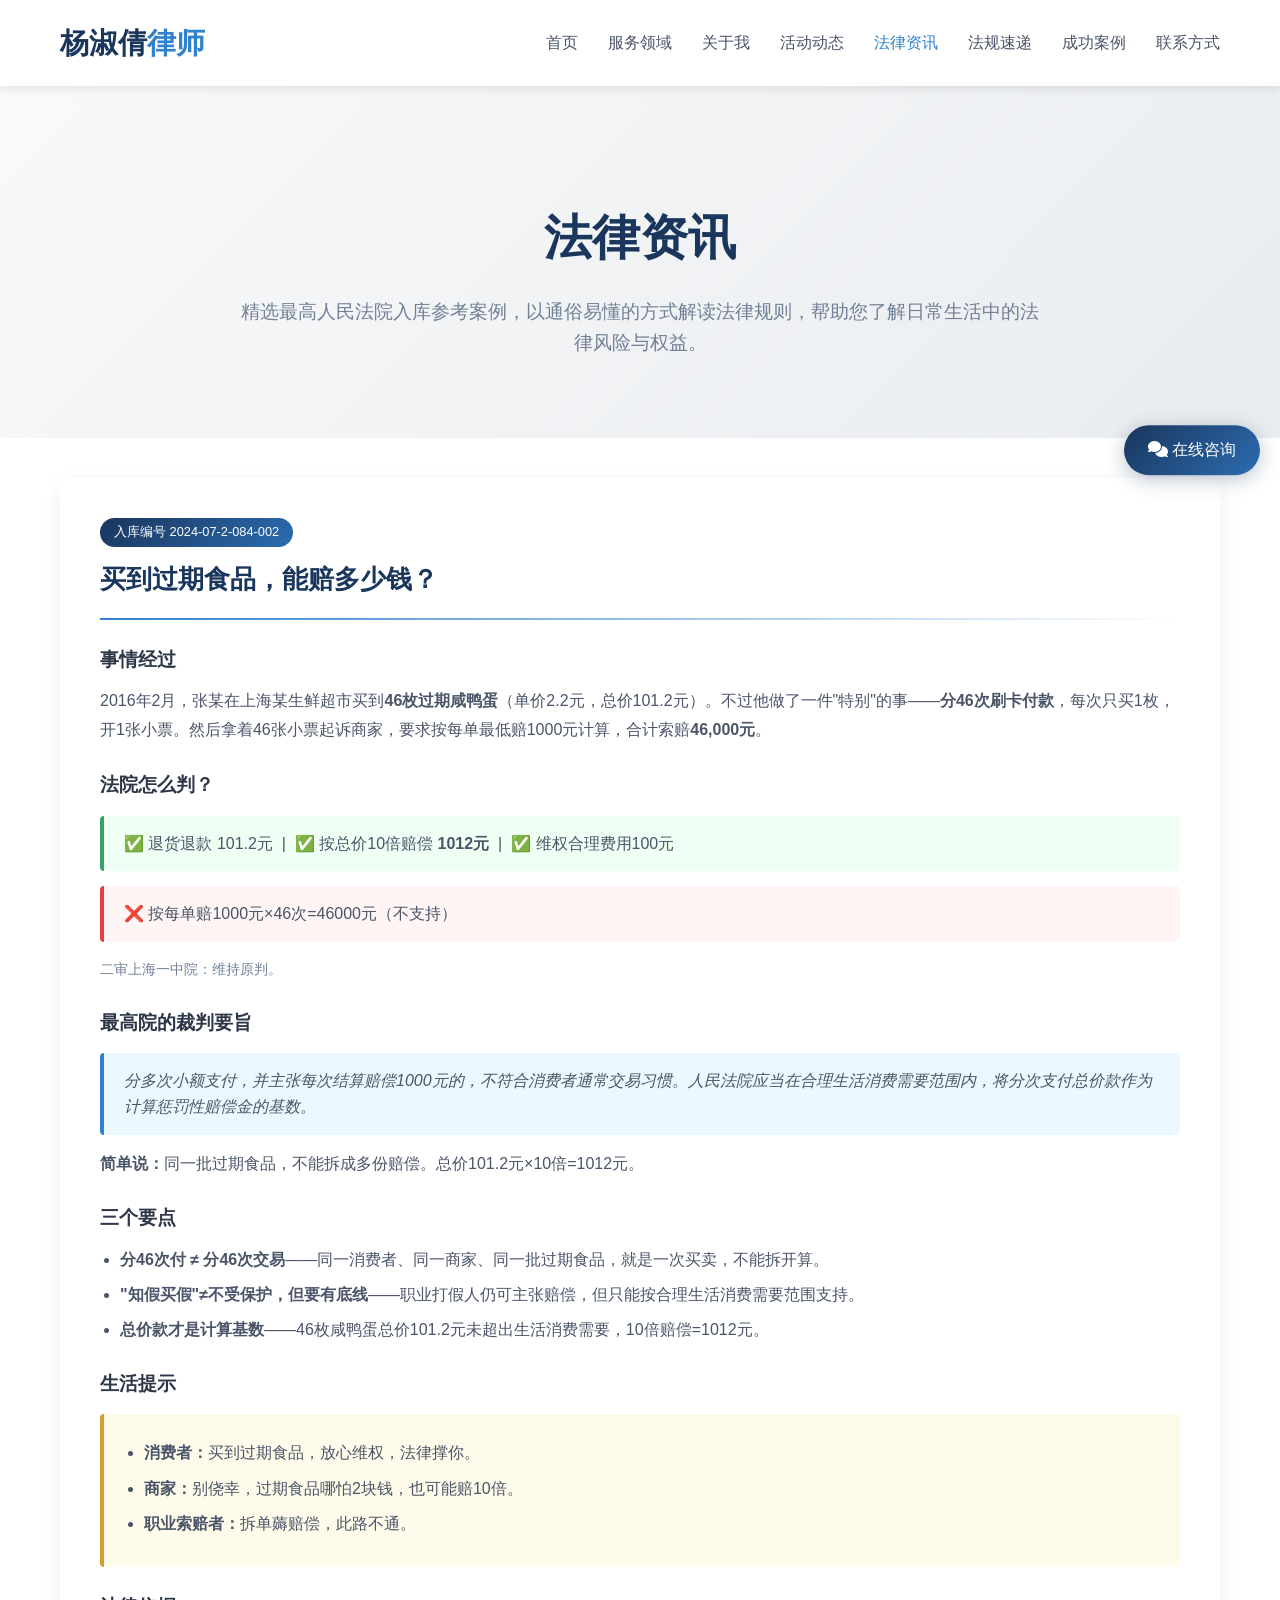
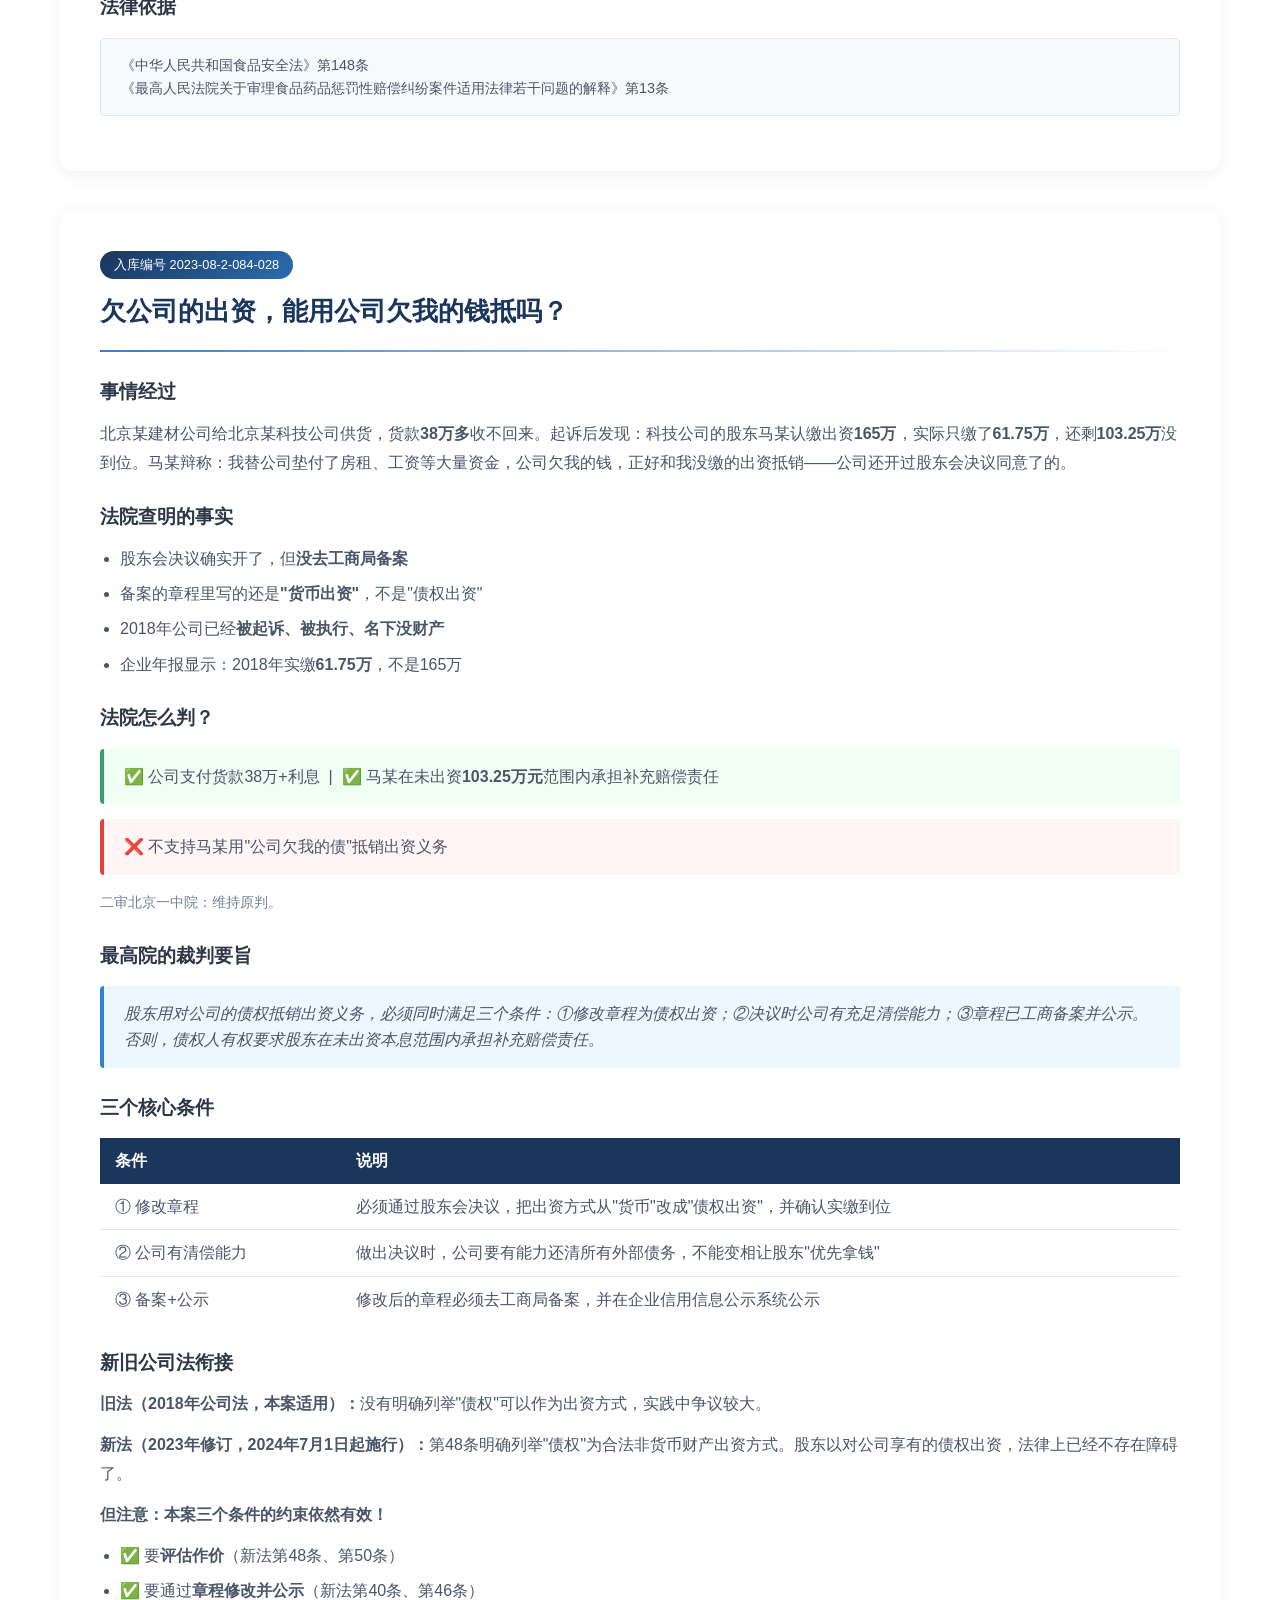
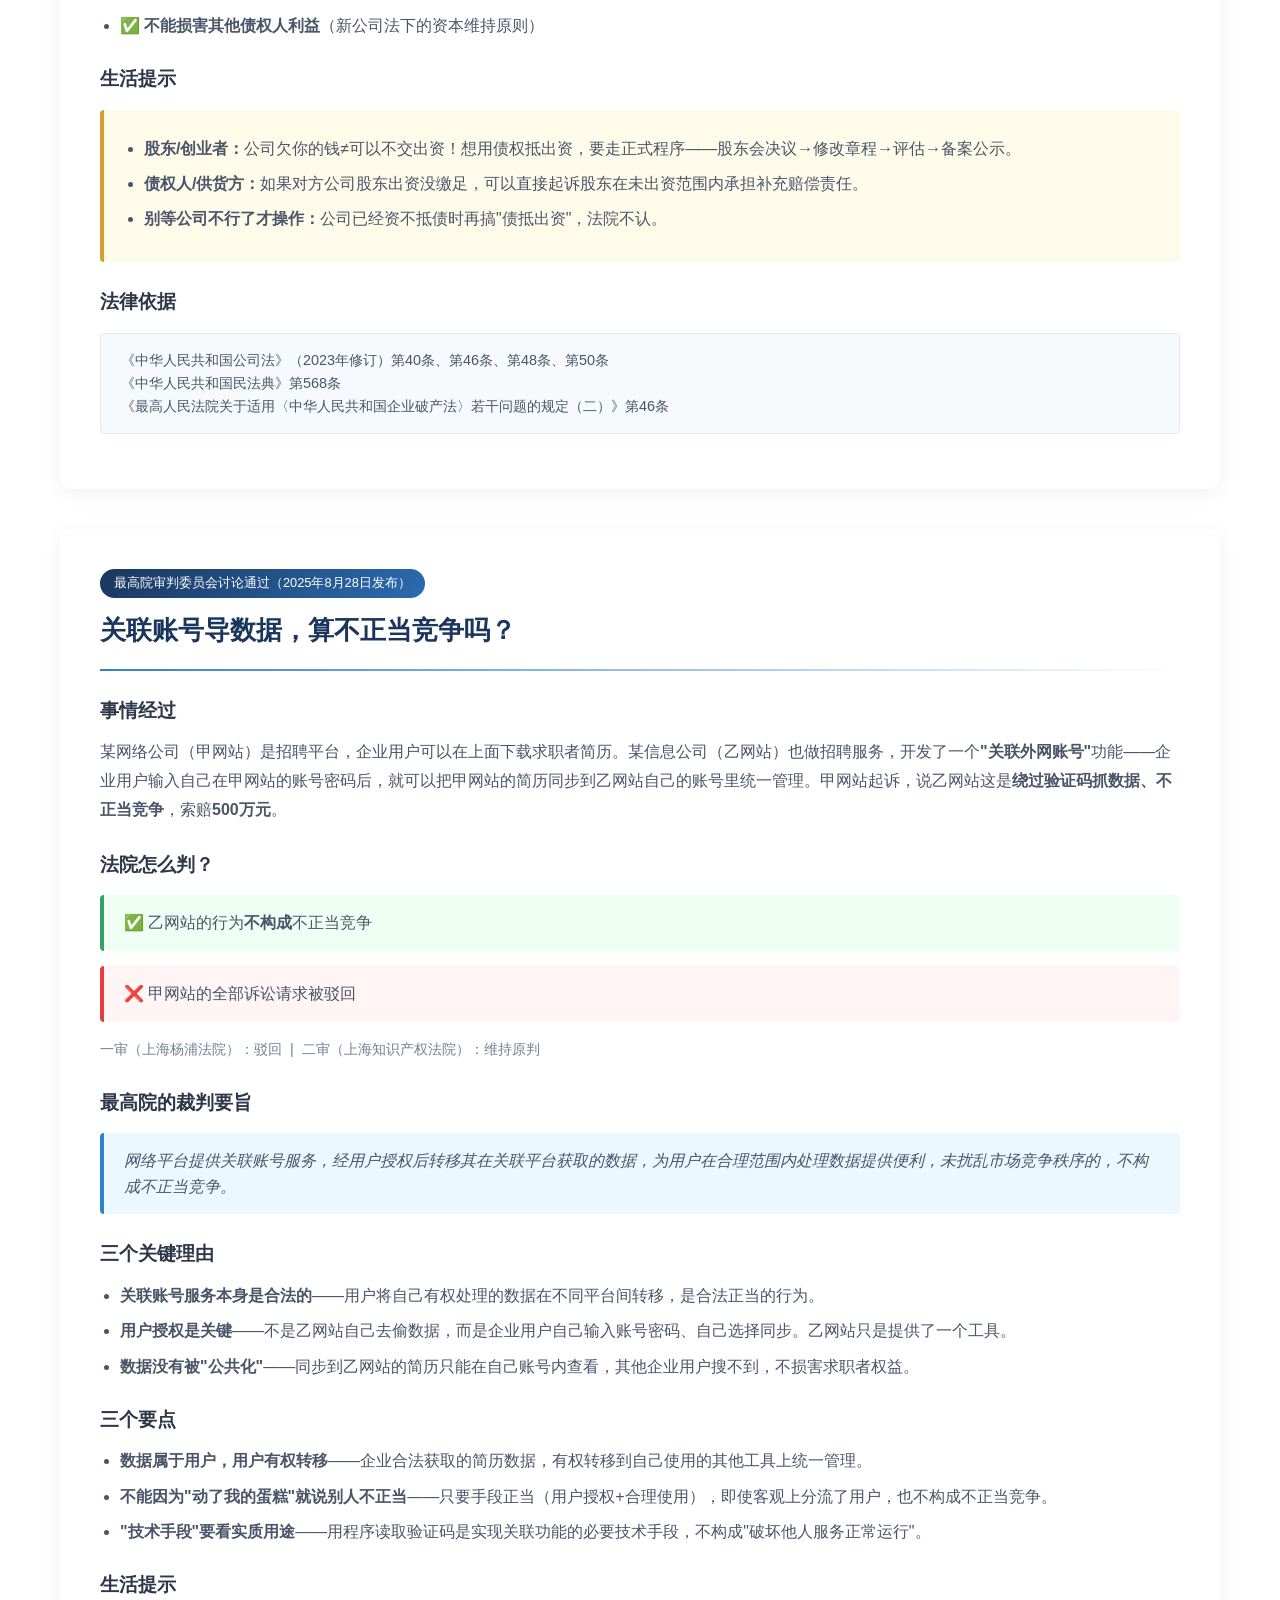
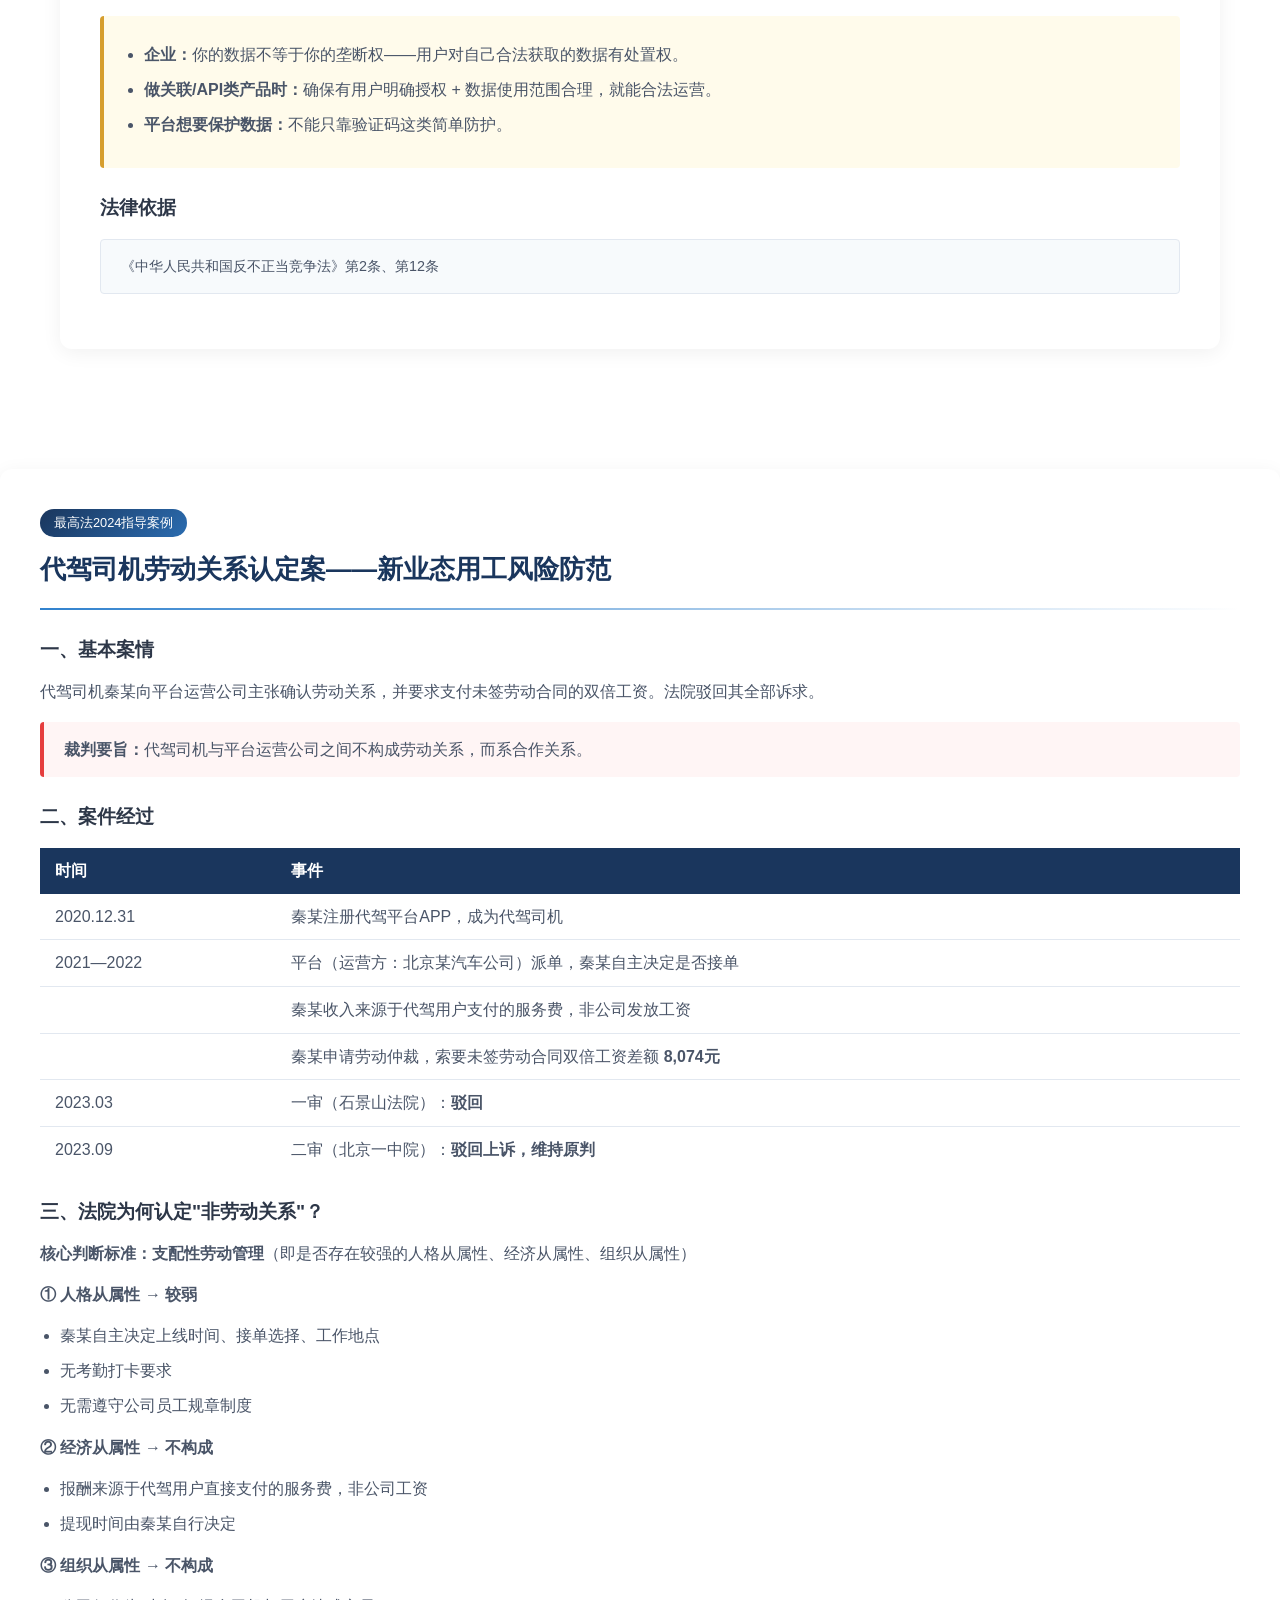
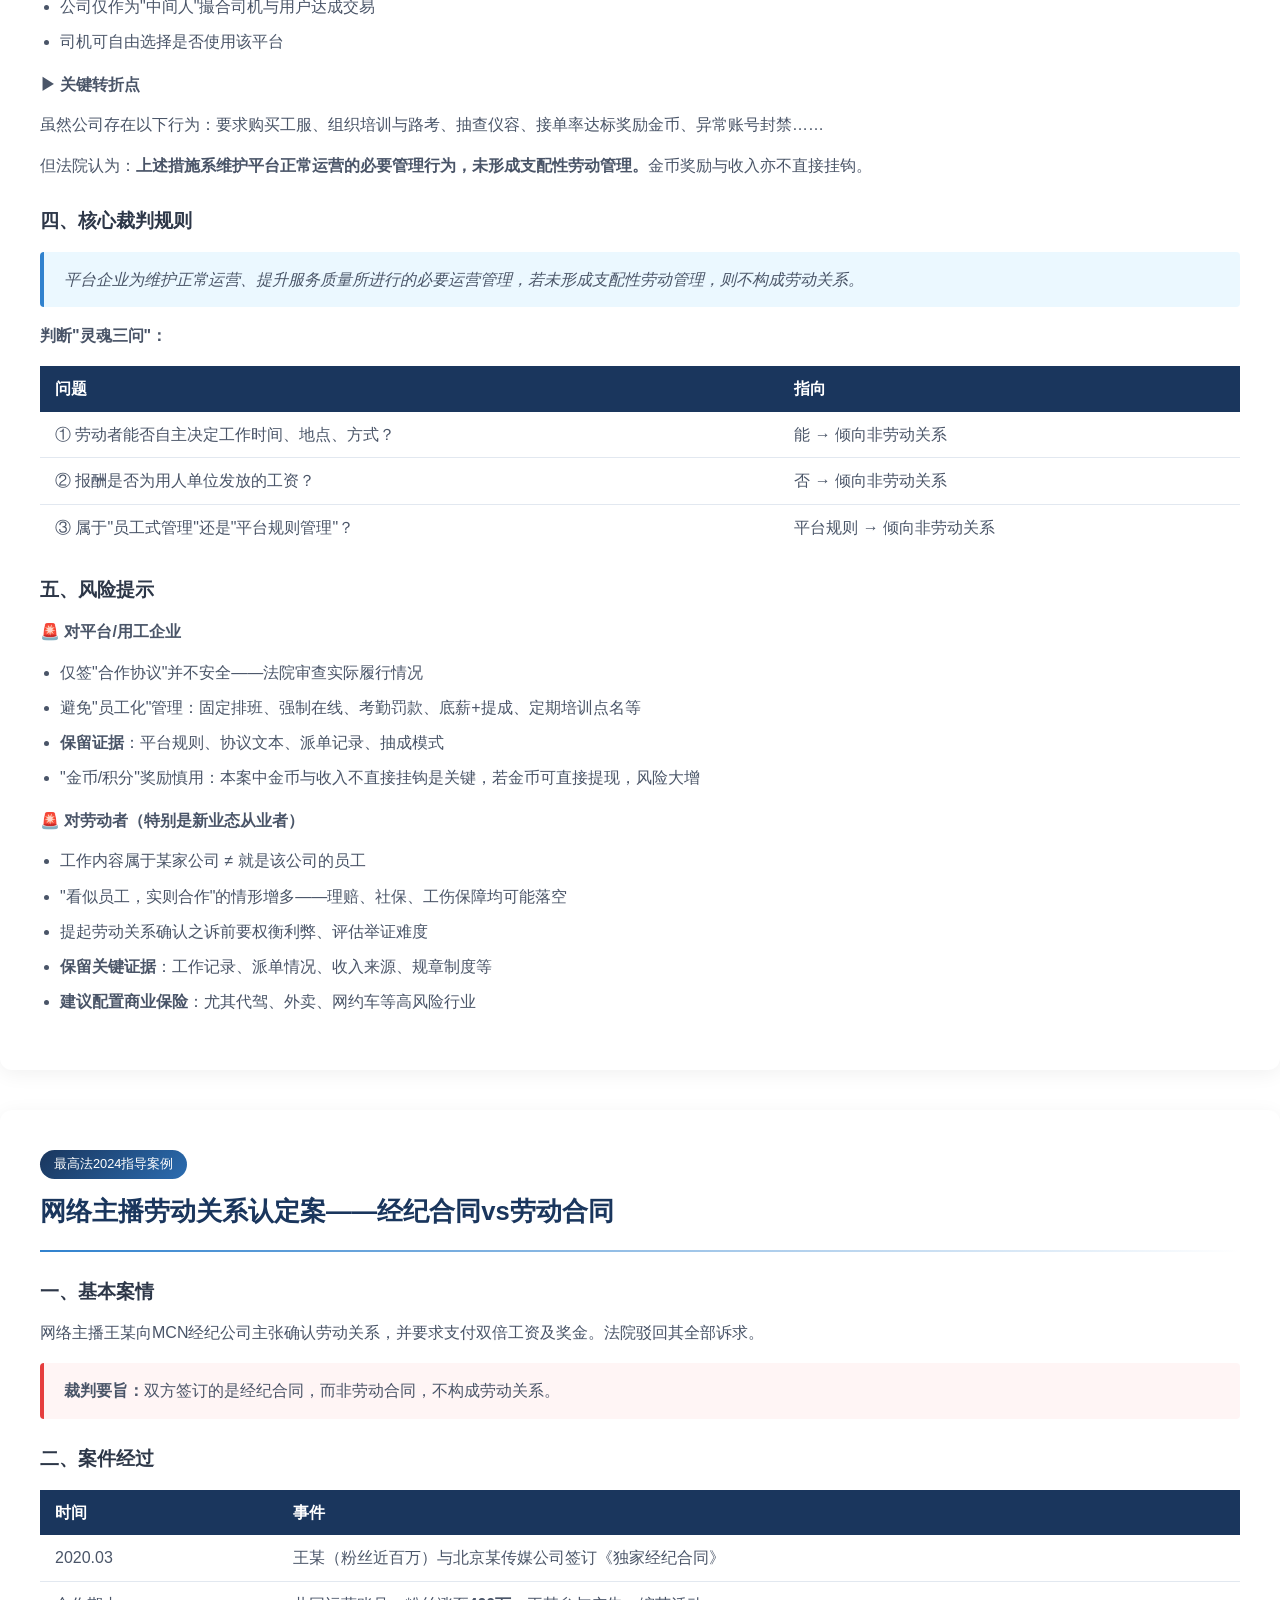
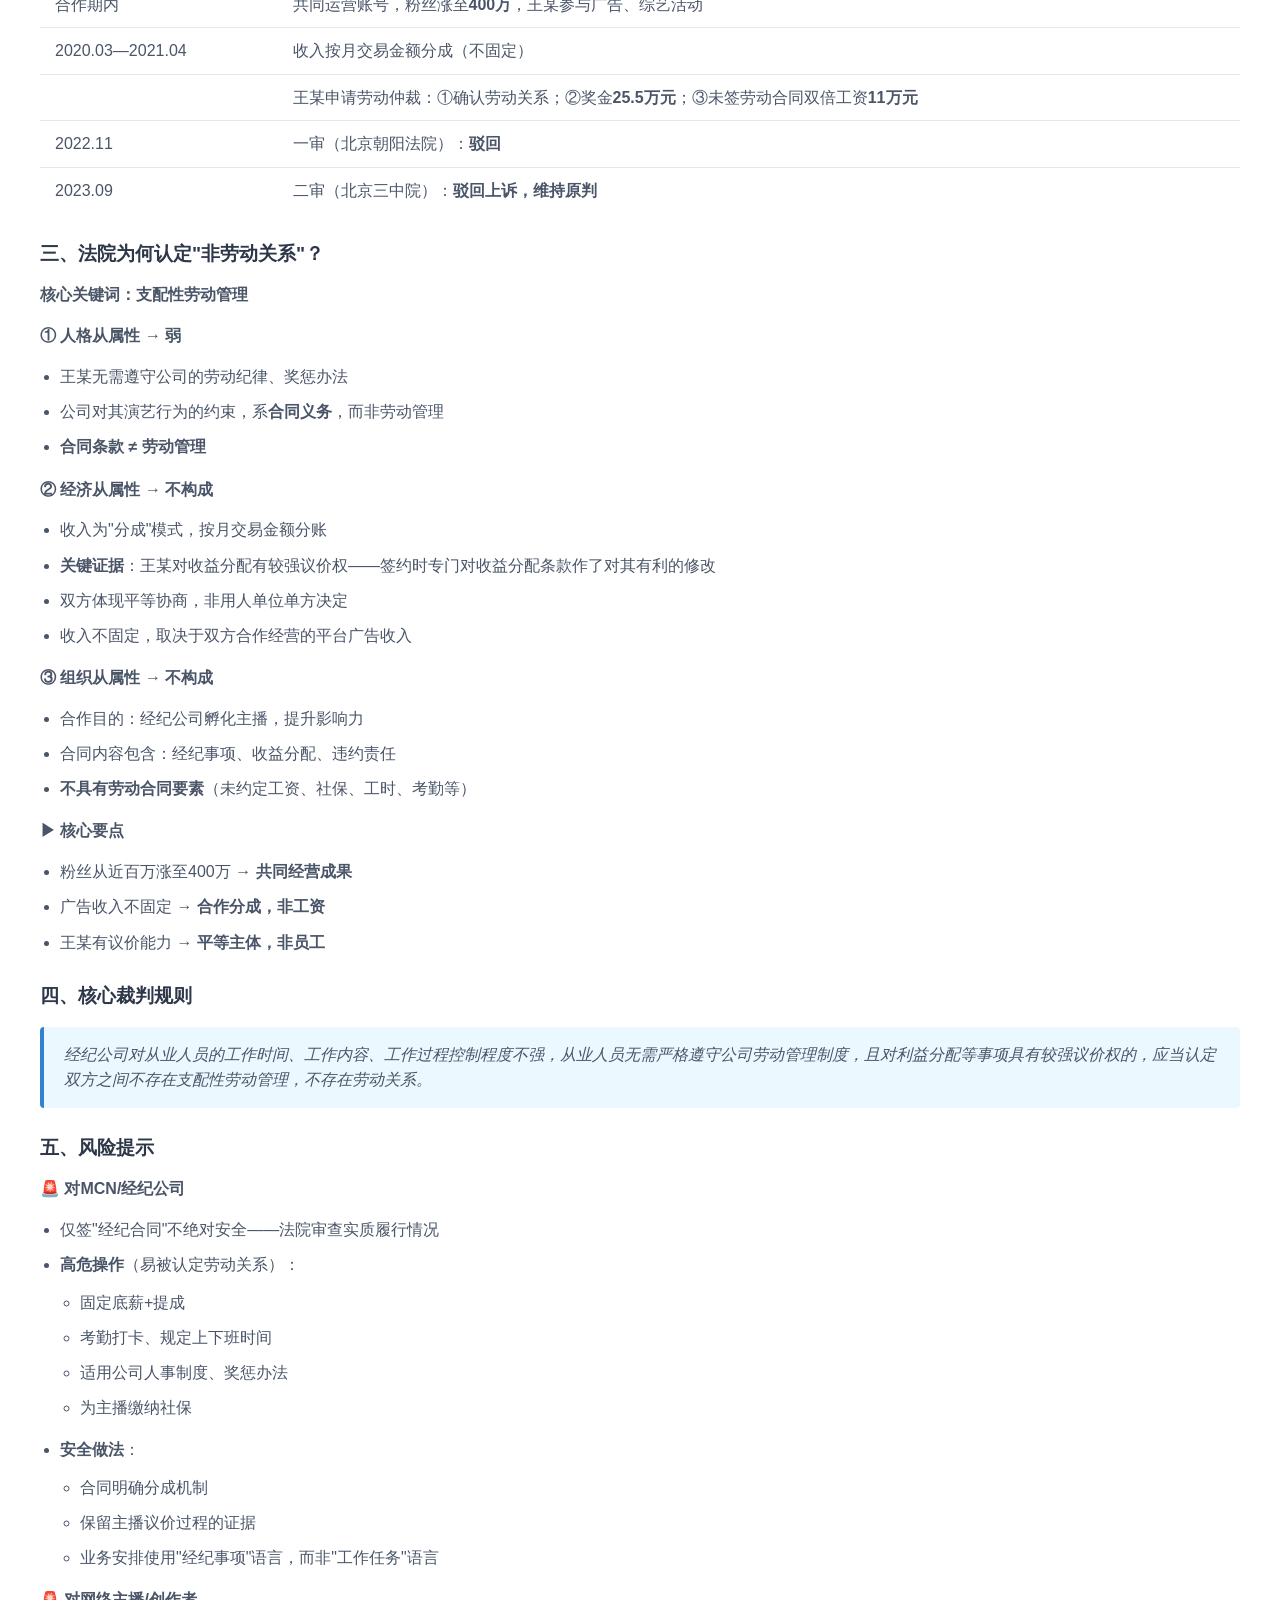
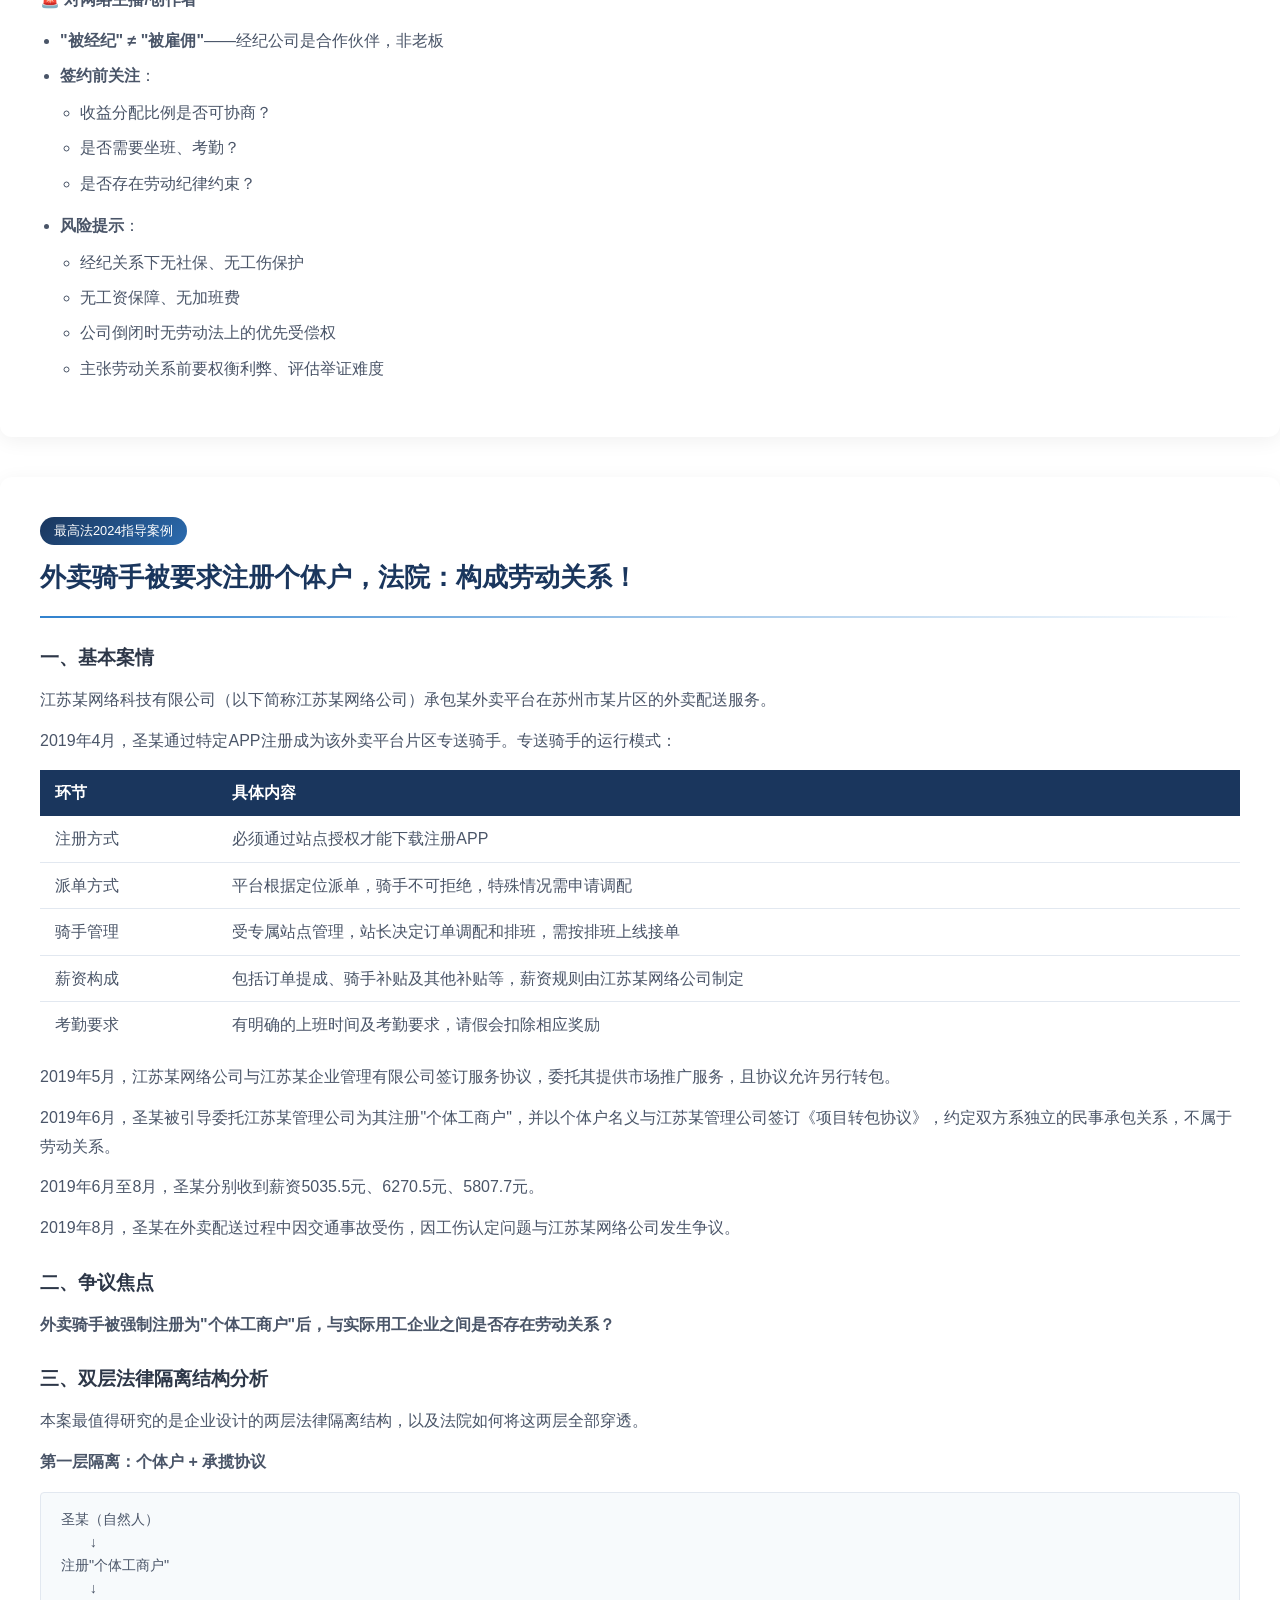
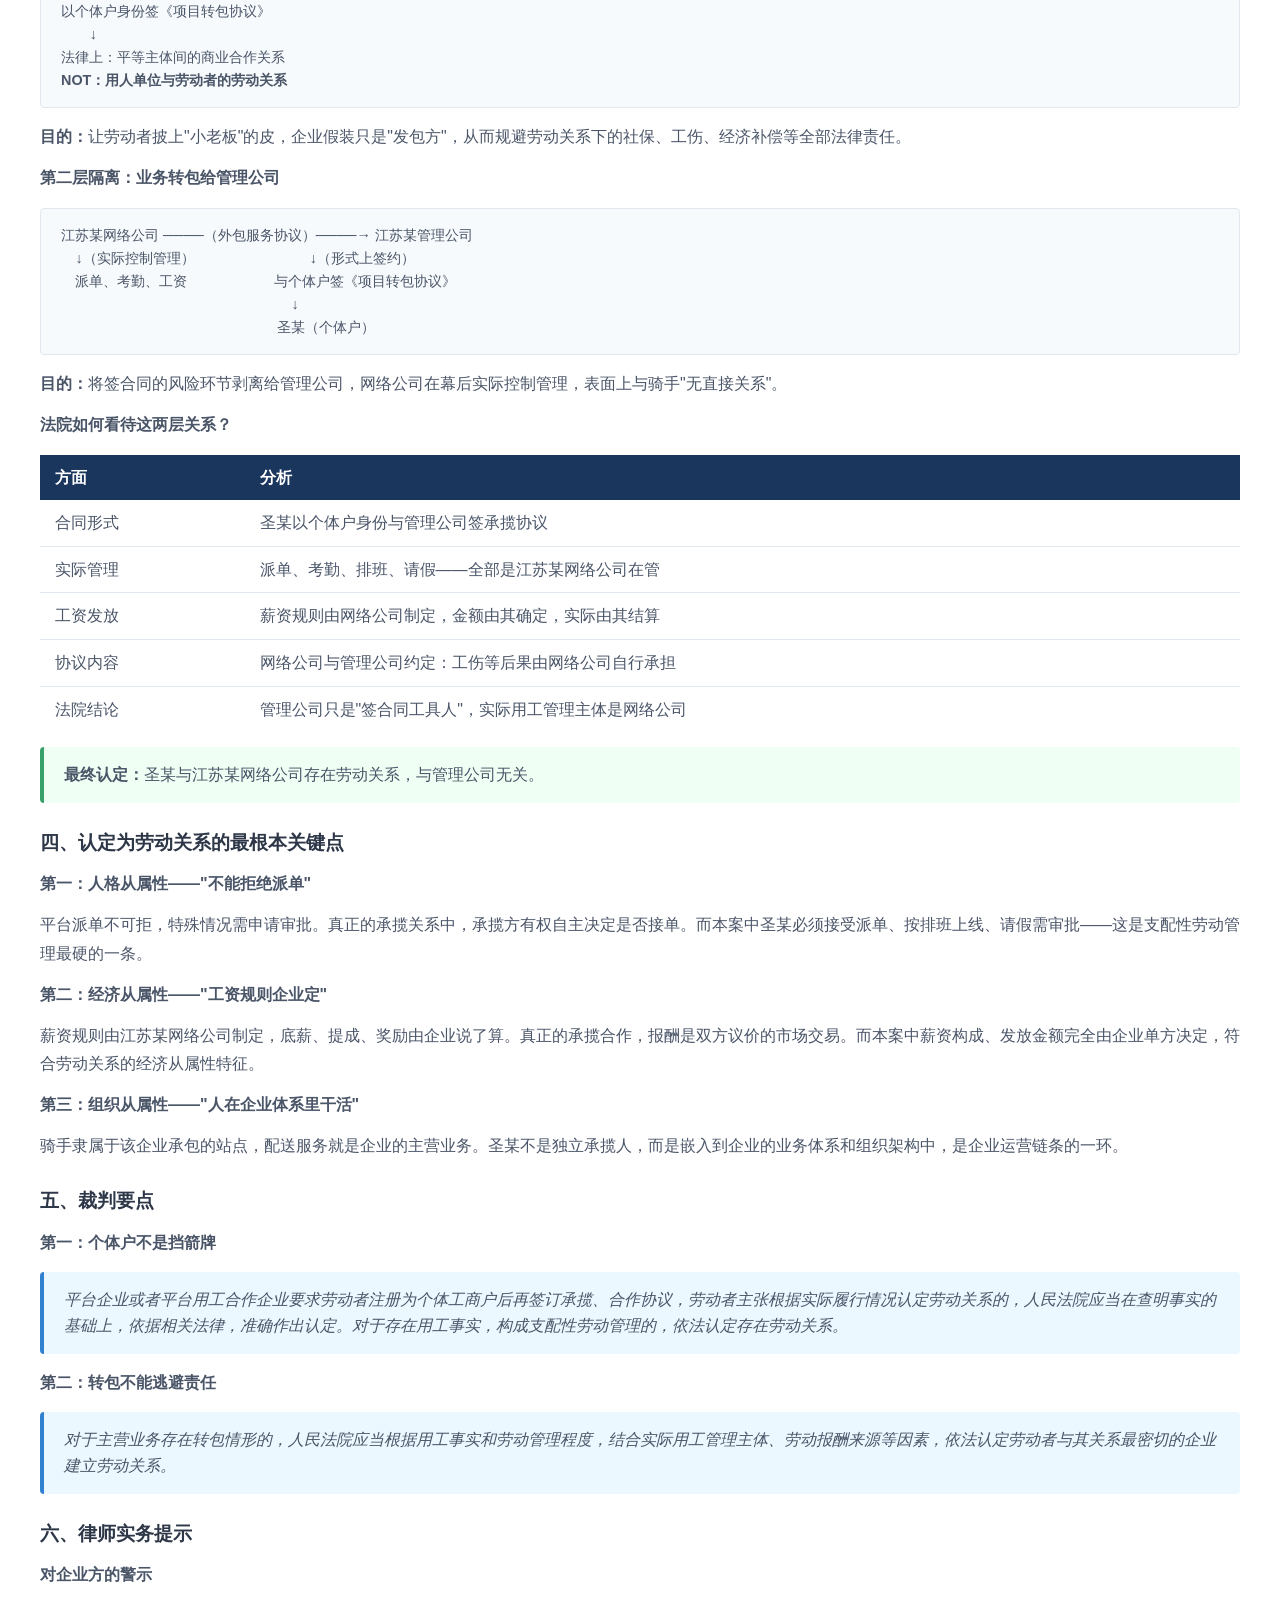
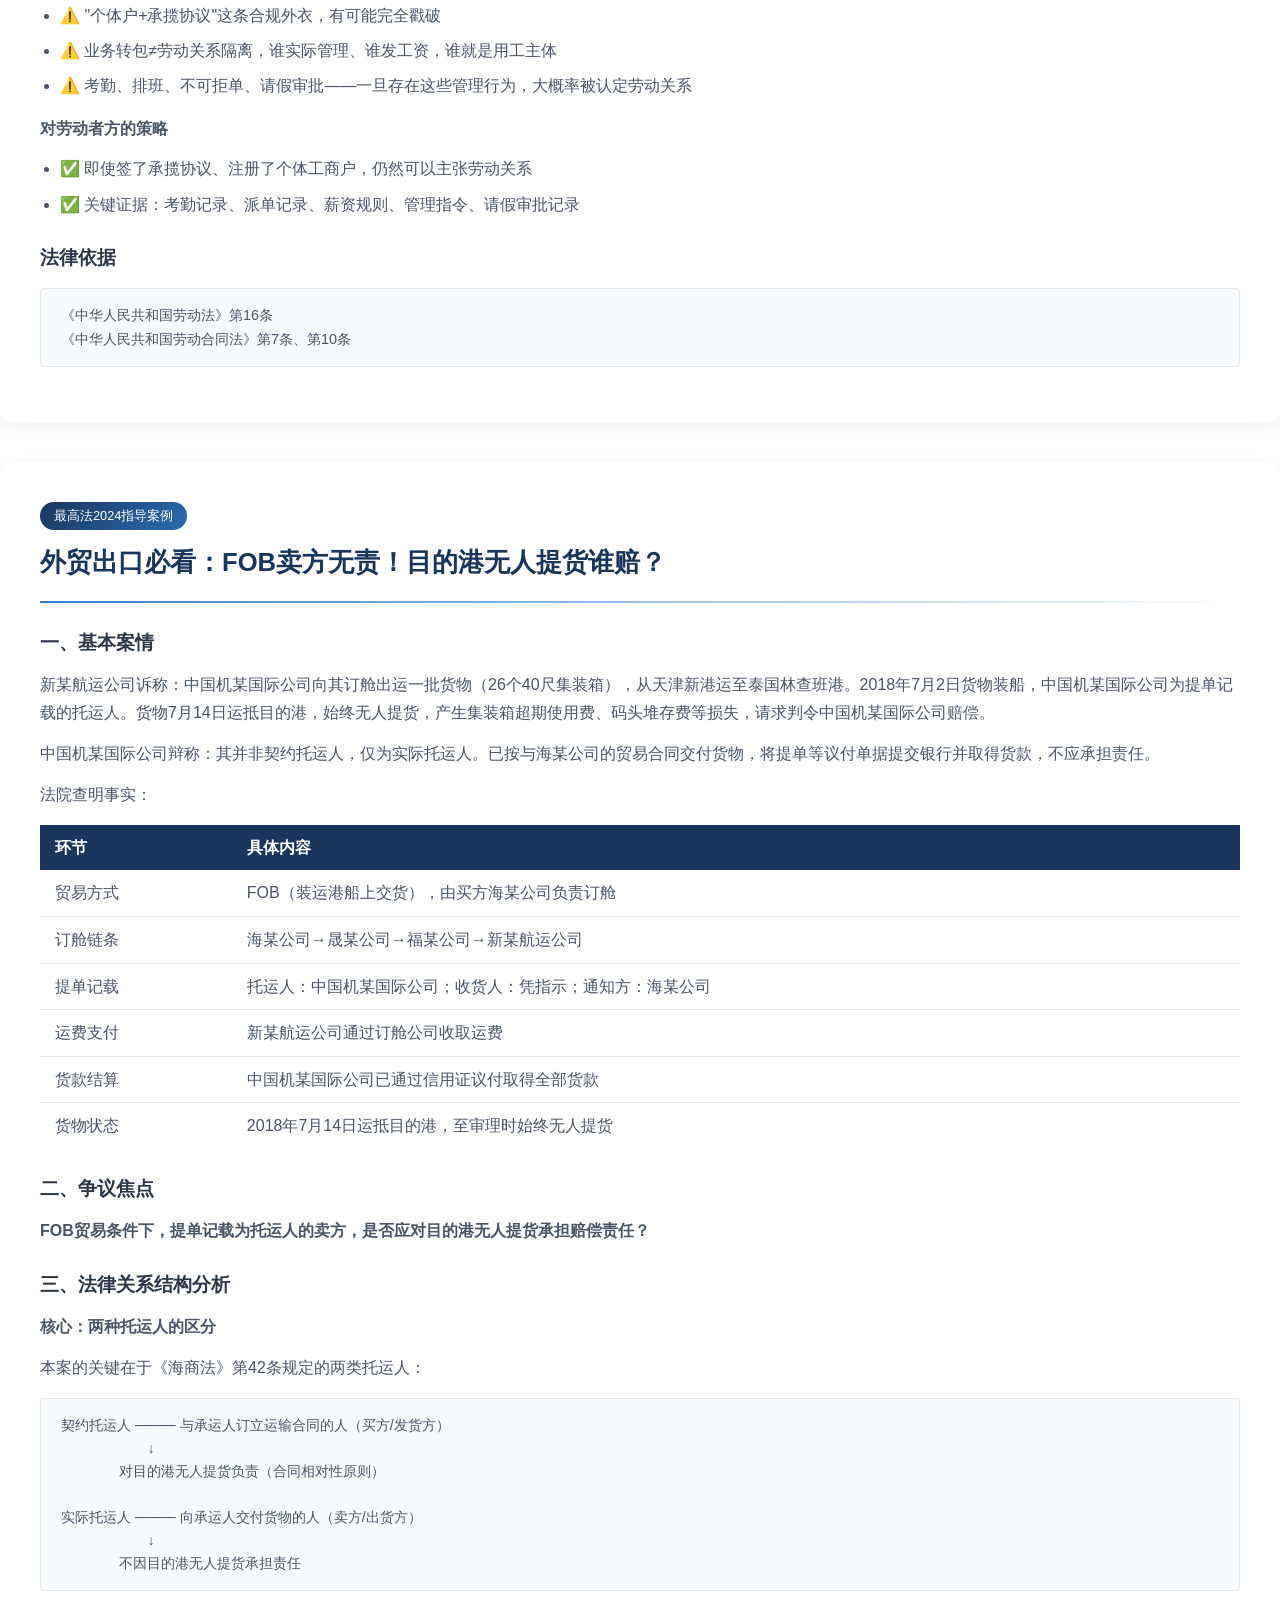
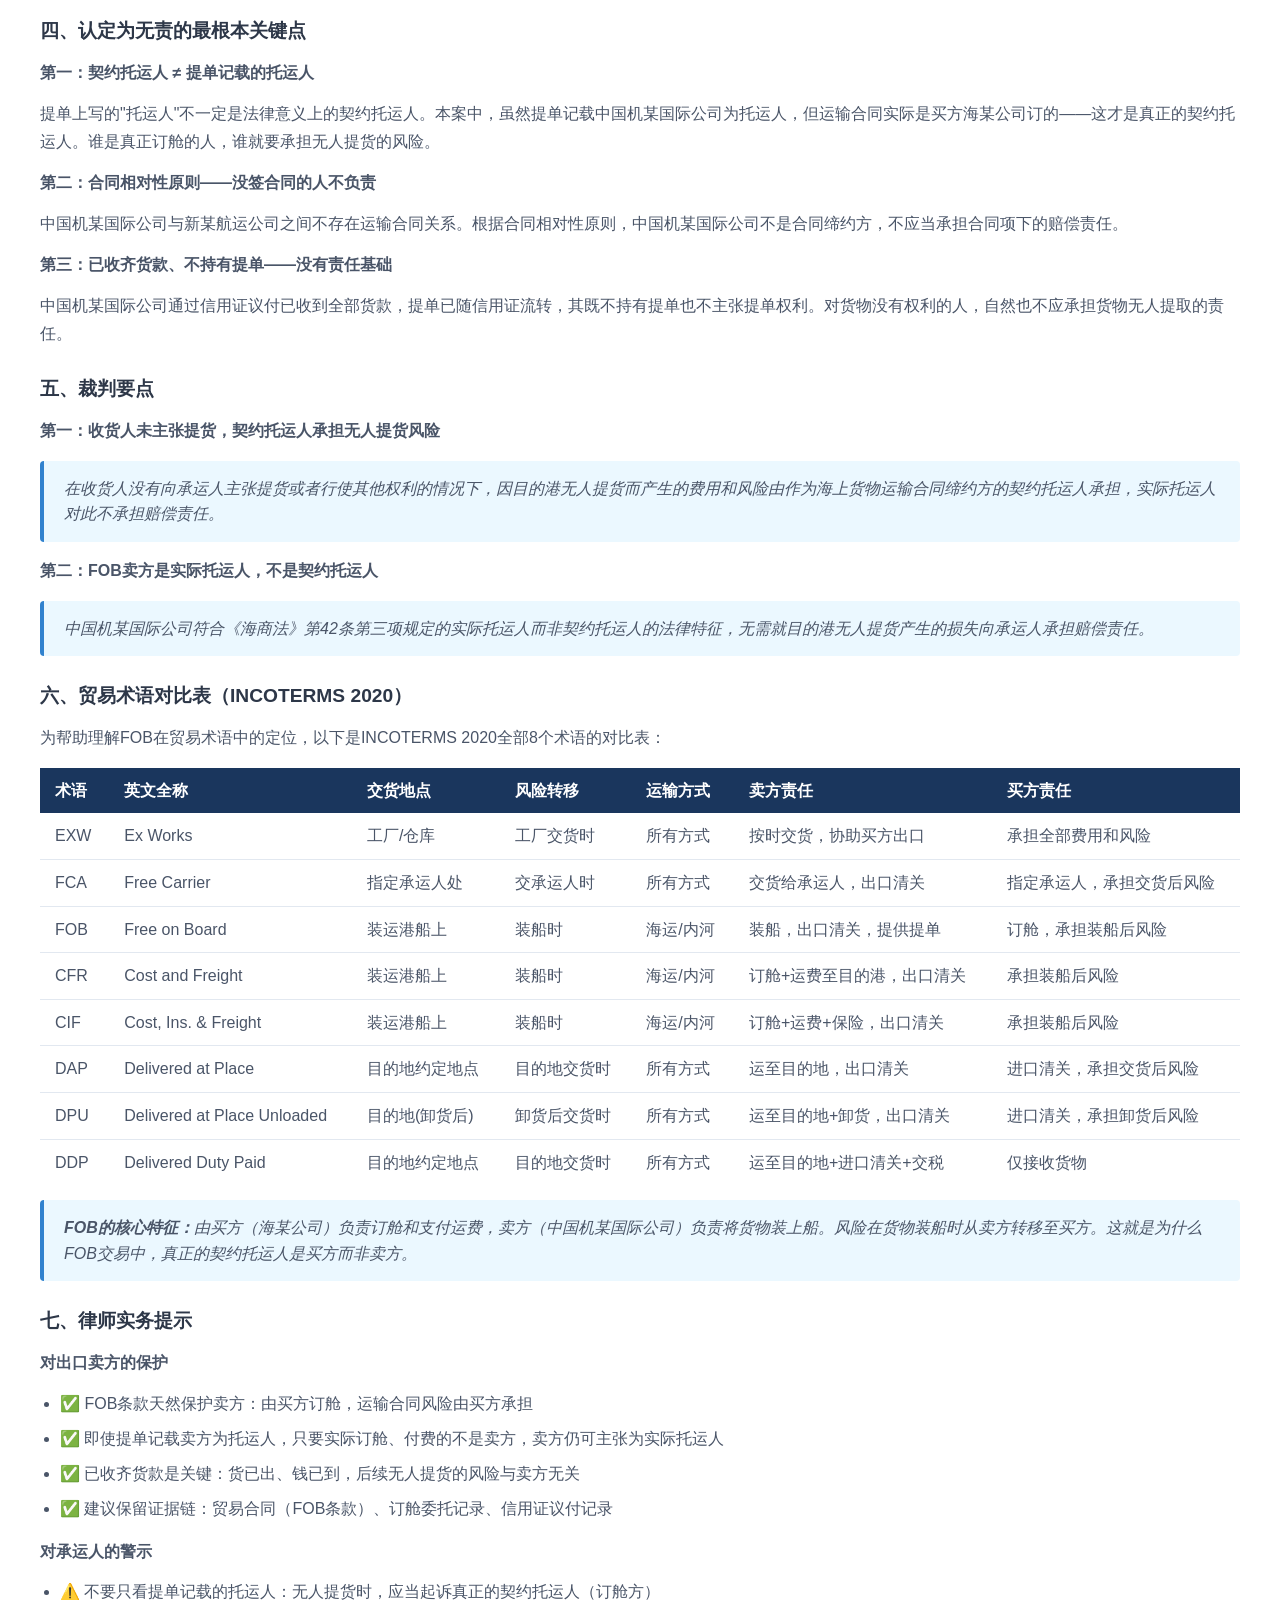
<file: legal-insights.html>
<!DOCTYPE html>
<html lang="zh-CN">
<head>
    <meta charset="UTF-8">
    <meta name="viewport" content="width=device-width, initial-scale=1.0">
    <title>法律资讯 - 杨淑倩律师 | 上海辉岩律师事务所</title>
    <link rel="stylesheet" href="css/style.css">
    <link rel="stylesheet" href="https://cdnjs.cloudflare.com/ajax/libs/font-awesome/6.4.0/css/all.min.css">
    <style>
        .legal-article {
            background: #fff;
            border-radius: 12px;
            padding: 40px;
            margin-bottom: 40px;
            box-shadow: 0 4px 20px rgba(0,0,0,0.06);
            transition: transform 0.3s ease;
        }
        .legal-article:hover {
            transform: translateY(-3px);
            box-shadow: 0 8px 30px rgba(0,0,0,0.1);
        }
        .legal-article .case-number {
            display: inline-block;
            background: linear-gradient(135deg, #1a365d, #2b6cb0);
            color: #fff;
            padding: 4px 14px;
            border-radius: 20px;
            font-size: 0.8rem;
            margin-bottom: 15px;
        }
        .legal-article h2 {
            color: #1a365d;
            font-size: 1.6rem;
            margin-bottom: 20px;
            line-height: 1.4;
        }
        .legal-article h3 {
            color: #2d3748;
            font-size: 1.2rem;
            margin: 25px 0 12px;
        }
        .legal-article p {
            color: #4a5568;
            line-height: 1.8;
            margin-bottom: 12px;
        }
        .legal-article ul {
            margin: 10px 0 15px 20px;
            color: #4a5568;
        }
        .legal-article li {
            margin-bottom: 8px;
            line-height: 1.7;
        }
        .legal-article .result-box {
            background: #f0fff4;
            border-left: 4px solid #38a169;
            padding: 15px 20px;
            margin: 15px 0;
            border-radius: 4px;
        }
        .legal-article .result-box-support {
            background: #f0fff4;
            border-left: 4px solid #38a169;
            padding: 15px 20px;
            margin: 15px 0;
            border-radius: 4px;
        }
        .legal-article .result-box-against {
            background: #fff5f5;
            border-left: 4px solid #e53e3e;
            padding: 15px 20px;
            margin: 15px 0;
            border-radius: 4px;
        }
        .legal-article .highlight-box {
            background: #ebf8ff;
            border-left: 4px solid #3182ce;
            padding: 15px 20px;
            margin: 15px 0;
            border-radius: 4px;
            font-style: italic;
        }
        .legal-article .tag {
            display: inline-block;
            background: #edf2f7;
            color: #2d3748;
            padding: 3px 10px;
            border-radius: 4px;
            font-size: 0.85rem;
            margin: 2px;
        }
        .legal-article table {
            width: 100%;
            border-collapse: collapse;
            margin: 15px 0;
        }
        .legal-article table th {
            background: #1a365d;
            color: #fff;
            padding: 10px 15px;
            text-align: left;
        }
        .legal-article table td {
            padding: 10px 15px;
            border-bottom: 1px solid #e2e8f0;
            color: #4a5568;
        }
        .legal-article table tr:last-child td {
            border-bottom: none;
        }
        .legal-article .life-tips {
            background: #fffbeb;
            border-left: 4px solid #d69e2e;
            padding: 15px 20px;
            margin: 15px 0;
            border-radius: 4px;
        }
        .legal-article .legal-basis {
            background: #f7fafc;
            border: 1px solid #e2e8f0;
            padding: 15px 20px;
            margin: 15px 0;
            border-radius: 4px;
            font-size: 0.9rem;
        }
        .legal-article .case-info {
            color: #718096;
            font-size: 0.85rem;
            margin-top: 30px;
            padding-top: 15px;
            border-top: 1px solid #e2e8f0;
        }
        .divider {
            height: 2px;
            background: linear-gradient(90deg, #3182ce, transparent);
            margin: 10px 0 25px;
        }
        @media (max-width: 768px) {
            .legal-article {
                padding: 25px 20px;
            }
            .legal-article h2 {
                font-size: 1.3rem;
            }
        }
    </style>
</head>
<body>
    <!-- 头部导航 -->
    <header>
        <div class="container">
            <nav class="navbar">
                <a href="index.html" class="logo">杨淑倩<span>律师</span></a>
                <button class="menu-toggle">
                    <i class="fas fa-bars"></i>
                </button>
                <ul class="nav-links">
<li><a href="#home">首页</a></li>
<li><a href="#services">服务领域</a></li>
<li><a href="#about">关于我</a></li>
<li><a href="#activities">活动动态</a></li>
<li><a class="active" href="legal-insights.html">法律资讯</a></li>
<li><a href="laws.html">法规速递</a></li>
<li><a href="cases.html">成功案例</a></li>
<li><a href="#contact">联系方式</a></li>
                </ul>
            </nav>
        </div>
    </header>

    <!-- 页面标题 -->
    <section class="hero" id="home" style="padding: 120px 0 80px; margin-top: 80px;">
        <div class="container">
            <h1>法律资讯</h1>
            <p>精选最高人民法院入库参考案例，以通俗易懂的方式解读法律规则，帮助您了解日常生活中的法律风险与权益。</p>
        </div>
    </section>

    <!-- 法律资讯内容 -->
    <section class="legal-insights" style="padding: 40px 0 80px;">
        <div class="container">

            <!-- ======== 案例1 ======== -->
            <div class="legal-article fade-in">
                <span class="case-number">入库编号 2024-07-2-084-002</span>
                <h2>买到过期食品，能赔多少钱？</h2>
                <div class="divider"></div>

                <h3>事情经过</h3>
                <p>2016年2月，张某在上海某生鲜超市买到<strong>46枚过期咸鸭蛋</strong>（单价2.2元，总价101.2元）。不过他做了一件"特别"的事——<strong>分46次刷卡付款</strong>，每次只买1枚，开1张小票。然后拿着46张小票起诉商家，要求按每单最低赔1000元计算，合计索赔<strong>46,000元</strong>。</p>

                <h3>法院怎么判？</h3>
                <div class="result-box-support">
                    ✅ 退货退款 101.2元 &nbsp;|&nbsp; ✅ 按总价10倍赔偿 <strong>1012元</strong> &nbsp;|&nbsp; ✅ 维权合理费用100元
                </div>
                <div class="result-box-against">
                    ❌ 按每单赔1000元×46次=46000元（不支持）
                </div>
                <p style="color:#718096; font-size:0.9rem;">二审上海一中院：维持原判。</p>

                <h3>最高院的裁判要旨</h3>
                <div class="highlight-box">
                    分多次小额支付，并主张每次结算赔偿1000元的，不符合消费者通常交易习惯。人民法院应当在合理生活消费需要范围内，将分次支付总价款作为计算惩罚性赔偿金的基数。
                </div>
                <p><strong>简单说：</strong>同一批过期食品，不能拆成多份赔偿。总价101.2元×10倍=1012元。</p>

                <h3>三个要点</h3>
                <ul>
                    <li><strong>分46次付 ≠ 分46次交易</strong>——同一消费者、同一商家、同一批过期食品，就是一次买卖，不能拆开算。</li>
                    <li><strong>"知假买假"≠不受保护，但要有底线</strong>——职业打假人仍可主张赔偿，但只能按合理生活消费需要范围支持。</li>
                    <li><strong>总价款才是计算基数</strong>——46枚咸鸭蛋总价101.2元未超出生活消费需要，10倍赔偿=1012元。</li>
                </ul>

                <h3>生活提示</h3>
                <div class="life-tips">
                    <ul>
                        <li><strong>消费者：</strong>买到过期食品，放心维权，法律撑你。</li>
                        <li><strong>商家：</strong>别侥幸，过期食品哪怕2块钱，也可能赔10倍。</li>
                        <li><strong>职业索赔者：</strong>拆单薅赔偿，此路不通。</li>
                    </ul>
                </div>

                <h3>法律依据</h3>
                <div class="legal-basis">
                    《中华人民共和国食品安全法》第148条<br>
                    《最高人民法院关于审理食品药品惩罚性赔偿纠纷案件适用法律若干问题的解释》第13条
                </div>
            </div>

            <!-- ======== 案例2 ======== -->
            <div class="legal-article fade-in">
                <span class="case-number">入库编号 2023-08-2-084-028</span>
                <h2>欠公司的出资，能用公司欠我的钱抵吗？</h2>
                <div class="divider"></div>

                <h3>事情经过</h3>
                <p>北京某建材公司给北京某科技公司供货，货款<strong>38万多</strong>收不回来。起诉后发现：科技公司的股东马某认缴出资<strong>165万</strong>，实际只缴了<strong>61.75万</strong>，还剩<strong>103.25万</strong>没到位。马某辩称：我替公司垫付了房租、工资等大量资金，公司欠我的钱，正好和我没缴的出资抵销——公司还开过股东会决议同意了的。</p>

                <h3>法院查明的事实</h3>
                <ul>
                    <li>股东会决议确实开了，但<strong>没去工商局备案</strong></li>
                    <li>备案的章程里写的还是<strong>"货币出资"</strong>，不是"债权出资"</li>
                    <li>2018年公司已经<strong>被起诉、被执行、名下没财产</strong></li>
                    <li>企业年报显示：2018年实缴<strong>61.75万</strong>，不是165万</li>
                </ul>

                <h3>法院怎么判？</h3>
                <div class="result-box-support">
                    ✅ 公司支付货款38万+利息 &nbsp;|&nbsp; ✅ 马某在未出资<strong>103.25万元</strong>范围内承担补充赔偿责任
                </div>
                <div class="result-box-against">
                    ❌ 不支持马某用"公司欠我的债"抵销出资义务
                </div>
                <p style="color:#718096; font-size:0.9rem;">二审北京一中院：维持原判。</p>

                <h3>最高院的裁判要旨</h3>
                <div class="highlight-box">
                    股东用对公司的债权抵销出资义务，必须同时满足三个条件：①修改章程为债权出资；②决议时公司有充足清偿能力；③章程已工商备案并公示。否则，债权人有权要求股东在未出资本息范围内承担补充赔偿责任。
                </div>

                <h3>三个核心条件</h3>
                <table>
                    <tr><th>条件</th><th>说明</th></tr>
                    <tr><td>① 修改章程</td><td>必须通过股东会决议，把出资方式从"货币"改成"债权出资"，并确认实缴到位</td></tr>
                    <tr><td>② 公司有清偿能力</td><td>做出决议时，公司要有能力还清所有外部债务，不能变相让股东"优先拿钱"</td></tr>
                    <tr><td>③ 备案+公示</td><td>修改后的章程必须去工商局备案，并在企业信用信息公示系统公示</td></tr>
                </table>

                <h3>新旧公司法衔接</h3>
                <p><strong>旧法（2018年公司法，本案适用）：</strong>没有明确列举"债权"可以作为出资方式，实践中争议较大。</p>
                <p><strong>新法（2023年修订，2024年7月1日起施行）：</strong>第48条明确列举"债权"为合法非货币财产出资方式。股东以对公司享有的债权出资，法律上已经不存在障碍了。</p>
                <p><strong>但注意：本案三个条件的约束依然有效！</strong></p>
                <ul>
                    <li>✅ 要<strong>评估作价</strong>（新法第48条、第50条）</li>
                    <li>✅ 要通过<strong>章程修改并公示</strong>（新法第40条、第46条）</li>
                    <li>✅ <strong>不能损害其他债权人利益</strong>（新公司法下的资本维持原则）</li>
                </ul>

                <h3>生活提示</h3>
                <div class="life-tips">
                    <ul>
                        <li><strong>股东/创业者：</strong>公司欠你的钱≠可以不交出资！想用债权抵出资，要走正式程序——股东会决议→修改章程→评估→备案公示。</li>
                        <li><strong>债权人/供货方：</strong>如果对方公司股东出资没缴足，可以直接起诉股东在未出资范围内承担补充赔偿责任。</li>
                        <li><strong>别等公司不行了才操作：</strong>公司已经资不抵债时再搞"债抵出资"，法院不认。</li>
                    </ul>
                </div>

                <h3>法律依据</h3>
                <div class="legal-basis">
                    《中华人民共和国公司法》（2023年修订）第40条、第46条、第48条、第50条<br>
                    《中华人民共和国民法典》第568条<br>
                    《最高人民法院关于适用〈中华人民共和国企业破产法〉若干问题的规定（二）》第46条
                </div>
            </div>

            <!-- ======== 案例3 ======== -->
            <div class="legal-article fade-in">
                <span class="case-number">最高院审判委员会讨论通过（2025年8月28日发布）</span>
                <h2>关联账号导数据，算不正当竞争吗？</h2>
                <div class="divider"></div>

                <h3>事情经过</h3>
                <p>某网络公司（甲网站）是招聘平台，企业用户可以在上面下载求职者简历。某信息公司（乙网站）也做招聘服务，开发了一个<strong>"关联外网账号"</strong>功能——企业用户输入自己在甲网站的账号密码后，就可以把甲网站的简历同步到乙网站自己的账号里统一管理。甲网站起诉，说乙网站这是<strong>绕过验证码抓数据、不正当竞争</strong>，索赔<strong>500万元</strong>。</p>

                <h3>法院怎么判？</h3>
                <div class="result-box-support">
                    ✅ 乙网站的行为<strong>不构成</strong>不正当竞争
                </div>
                <div class="result-box-against">
                    ❌ 甲网站的全部诉讼请求被驳回
                </div>
                <p style="color:#718096; font-size:0.9rem;">一审（上海杨浦法院）：驳回 &nbsp;|&nbsp; 二审（上海知识产权法院）：维持原判</p>

                <h3>最高院的裁判要旨</h3>
                <div class="highlight-box">
                    网络平台提供关联账号服务，经用户授权后转移其在关联平台获取的数据，为用户在合理范围内处理数据提供便利，未扰乱市场竞争秩序的，不构成不正当竞争。
                </div>

                <h3>三个关键理由</h3>
                <ul>
                    <li><strong>关联账号服务本身是合法的</strong>——用户将自己有权处理的数据在不同平台间转移，是合法正当的行为。</li>
                    <li><strong>用户授权是关键</strong>——不是乙网站自己去偷数据，而是企业用户自己输入账号密码、自己选择同步。乙网站只是提供了一个工具。</li>
                    <li><strong>数据没有被"公共化"</strong>——同步到乙网站的简历只能在自己账号内查看，其他企业用户搜不到，不损害求职者权益。</li>
                </ul>

                <h3>三个要点</h3>
                <ul>
                    <li><strong>数据属于用户，用户有权转移</strong>——企业合法获取的简历数据，有权转移到自己使用的其他工具上统一管理。</li>
                    <li><strong>不能因为"动了我的蛋糕"就说别人不正当</strong>——只要手段正当（用户授权+合理使用），即使客观上分流了用户，也不构成不正当竞争。</li>
                    <li><strong>"技术手段"要看实质用途</strong>——用程序读取验证码是实现关联功能的必要技术手段，不构成"破坏他人服务正常运行"。</li>
                </ul>

                <h3>生活提示</h3>
                <div class="life-tips">
                    <ul>
                        <li><strong>企业：</strong>你的数据不等于你的垄断权——用户对自己合法获取的数据有处置权。</li>
                        <li><strong>做关联/API类产品时：</strong>确保有用户明确授权 + 数据使用范围合理，就能合法运营。</li>
                        <li><strong>平台想要保护数据：</strong>不能只靠验证码这类简单防护。</li>
                    </ul>
                </div>

                <h3>法律依据</h3>
                <div class="legal-basis">
                    《中华人民共和国反不正当竞争法》第2条、第12条
                </div>
            </div>

        </div>
    </section>

    <!-- ======== 案例4：代驾司机劳动关系认定案 ======== -->
            <div class="legal-article fade-in">
                <span class="case-number">最高法2024指导案例</span>
                <h2>代驾司机劳动关系认定案——新业态用工风险防范</h2>
                <div class="divider"></div>

                <h3>一、基本案情</h3>
                <p>代驾司机秦某向平台运营公司主张确认劳动关系，并要求支付未签劳动合同的双倍工资。法院驳回其全部诉求。</p>
                <div class="result-box-against">
                    <strong>裁判要旨：</strong>代驾司机与平台运营公司之间不构成劳动关系，而系合作关系。
                </div>

                <h3>二、案件经过</h3>
                <table>
                    <tr><th>时间</th><th>事件</th></tr>
                    <tr><td>2020.12.31</td><td>秦某注册代驾平台APP，成为代驾司机</td></tr>
                    <tr><td>2021—2022</td><td>平台（运营方：北京某汽车公司）派单，秦某自主决定是否接单</td></tr>
                    <tr><td></td><td>秦某收入来源于代驾用户支付的服务费，非公司发放工资</td></tr>
                    <tr><td></td><td>秦某申请劳动仲裁，索要未签劳动合同双倍工资差额 <strong>8,074元</strong></td></tr>
                    <tr><td>2023.03</td><td>一审（石景山法院）：<strong>驳回</strong></td></tr>
                    <tr><td>2023.09</td><td>二审（北京一中院）：<strong>驳回上诉，维持原判</strong></td></tr>
                </table>

                <h3>三、法院为何认定"非劳动关系"？</h3>
                <p><strong>核心判断标准：支配性劳动管理</strong>（即是否存在较强的人格从属性、经济从属性、组织从属性）</p>

                <p><strong>① 人格从属性 → 较弱</strong></p>
                <ul>
                    <li>秦某自主决定上线时间、接单选择、工作地点</li>
                    <li>无考勤打卡要求</li>
                    <li>无需遵守公司员工规章制度</li>
                </ul>

                <p><strong>② 经济从属性 → 不构成</strong></p>
                <ul>
                    <li>报酬来源于代驾用户直接支付的服务费，非公司工资</li>
                    <li>提现时间由秦某自行决定</li>
                </ul>

                <p><strong>③ 组织从属性 → 不构成</strong></p>
                <ul>
                    <li>公司仅作为"中间人"撮合司机与用户达成交易</li>
                    <li>司机可自由选择是否使用该平台</li>
                </ul>

                <p><strong>▶ 关键转折点</strong></p>
                <p>虽然公司存在以下行为：要求购买工服、组织培训与路考、抽查仪容、接单率达标奖励金币、异常账号封禁……</p>
                <p>但法院认为：<strong>上述措施系维护平台正常运营的必要管理行为，未形成支配性劳动管理。</strong>金币奖励与收入亦不直接挂钩。</p>

                <h3>四、核心裁判规则</h3>
                <div class="highlight-box">
                    平台企业为维护正常运营、提升服务质量所进行的必要运营管理，若未形成支配性劳动管理，则不构成劳动关系。
                </div>

                <p><strong>判断"灵魂三问"：</strong></p>
                <table>
                    <tr><th>问题</th><th>指向</th></tr>
                    <tr><td>① 劳动者能否自主决定工作时间、地点、方式？</td><td>能 → 倾向非劳动关系</td></tr>
                    <tr><td>② 报酬是否为用人单位发放的工资？</td><td>否 → 倾向非劳动关系</td></tr>
                    <tr><td>③ 属于"员工式管理"还是"平台规则管理"？</td><td>平台规则 → 倾向非劳动关系</td></tr>
                </table>

                <h3>五、风险提示</h3>

                <p><strong>🚨 对平台/用工企业</strong></p>
                <ul>
                    <li>仅签"合作协议"并不安全——法院审查实际履行情况</li>
                    <li>避免"员工化"管理：固定排班、强制在线、考勤罚款、底薪+提成、定期培训点名等</li>
                    <li><strong>保留证据</strong>：平台规则、协议文本、派单记录、抽成模式</li>
                    <li>"金币/积分"奖励慎用：本案中金币与收入不直接挂钩是关键，若金币可直接提现，风险大增</li>
                </ul>

                <p><strong>🚨 对劳动者（特别是新业态从业者）</strong></p>
                <ul>
                    <li>工作内容属于某家公司 ≠ 就是该公司的员工</li>
                    <li>"看似员工，实则合作"的情形增多——理赔、社保、工伤保障均可能落空</li>
                    <li>提起劳动关系确认之诉前要权衡利弊、评估举证难度</li>
                    <li><strong>保留关键证据</strong>：工作记录、派单情况、收入来源、规章制度等</li>
                    <li><strong>建议配置商业保险</strong>：尤其代驾、外卖、网约车等高风险行业</li>
                </ul>
            </div>

<!-- ======== 案例5：网络主播劳动关系认定案 ======== -->
            <div class="legal-article fade-in">
                <span class="case-number">最高法2024指导案例</span>
                <h2>网络主播劳动关系认定案——经纪合同vs劳动合同</h2>
                <div class="divider"></div>

                <h3>一、基本案情</h3>
                <p>网络主播王某向MCN经纪公司主张确认劳动关系，并要求支付双倍工资及奖金。法院驳回其全部诉求。</p>
                <div class="result-box-against">
                    <strong>裁判要旨：</strong>双方签订的是经纪合同，而非劳动合同，不构成劳动关系。
                </div>

                <h3>二、案件经过</h3>
                <table>
                    <tr><th>时间</th><th>事件</th></tr>
                    <tr><td>2020.03</td><td>王某（粉丝近百万）与北京某传媒公司签订《独家经纪合同》</td></tr>
                    <tr><td>合作期内</td><td>共同运营账号，粉丝涨至<strong>400万</strong>，王某参与广告、综艺活动</td></tr>
                    <tr><td>2020.03—2021.04</td><td>收入按月交易金额分成（不固定）</td></tr>
                    <tr><td></td><td>王某申请劳动仲裁：①确认劳动关系；②奖金<strong>25.5万元</strong>；③未签劳动合同双倍工资<strong>11万元</strong></td></tr>
                    <tr><td>2022.11</td><td>一审（北京朝阳法院）：<strong>驳回</strong></td></tr>
                    <tr><td>2023.09</td><td>二审（北京三中院）：<strong>驳回上诉，维持原判</strong></td></tr>
                </table>

                <h3>三、法院为何认定"非劳动关系"？</h3>
                <p><strong>核心关键词：支配性劳动管理</strong></p>

                <p><strong>① 人格从属性 → 弱</strong></p>
                <ul>
                    <li>王某无需遵守公司的劳动纪律、奖惩办法</li>
                    <li>公司对其演艺行为的约束，系<strong>合同义务</strong>，而非劳动管理</li>
                    <li><strong>合同条款 ≠ 劳动管理</strong></li>
                </ul>

                <p><strong>② 经济从属性 → 不构成</strong></p>
                <ul>
                    <li>收入为"分成"模式，按月交易金额分账</li>
                    <li><strong>关键证据</strong>：王某对收益分配有较强议价权——签约时专门对收益分配条款作了对其有利的修改</li>
                    <li>双方体现平等协商，非用人单位单方决定</li>
                    <li>收入不固定，取决于双方合作经营的平台广告收入</li>
                </ul>

                <p><strong>③ 组织从属性 → 不构成</strong></p>
                <ul>
                    <li>合作目的：经纪公司孵化主播，提升影响力</li>
                    <li>合同内容包含：经纪事项、收益分配、违约责任</li>
                    <li><strong>不具有劳动合同要素</strong>（未约定工资、社保、工时、考勤等）</li>
                </ul>

                <p><strong>▶ 核心要点</strong></p>
                <ul>
                    <li>粉丝从近百万涨至400万 → <strong>共同经营成果</strong></li>
                    <li>广告收入不固定 → <strong>合作分成，非工资</strong></li>
                    <li>王某有议价能力 → <strong>平等主体，非员工</strong></li>
                </ul>

                <h3>四、核心裁判规则</h3>
                <div class="highlight-box">
                    经纪公司对从业人员的工作时间、工作内容、工作过程控制程度不强，从业人员无需严格遵守公司劳动管理制度，且对利益分配等事项具有较强议价权的，应当认定双方之间不存在支配性劳动管理，不存在劳动关系。
                </div>

                <h3>五、风险提示</h3>

                <p><strong>🚨 对MCN/经纪公司</strong></p>
                <ul>
                    <li>仅签"经纪合同"不绝对安全——法院审查实质履行情况</li>
                    <li><strong>高危操作</strong>（易被认定劳动关系）：
                        <ul>
                            <li>固定底薪+提成</li>
                            <li>考勤打卡、规定上下班时间</li>
                            <li>适用公司人事制度、奖惩办法</li>
                            <li>为主播缴纳社保</li>
                        </ul>
                    </li>
                    <li><strong>安全做法</strong>：
                        <ul>
                            <li>合同明确分成机制</li>
                            <li>保留主播议价过程的证据</li>
                            <li>业务安排使用"经纪事项"语言，而非"工作任务"语言</li>
                        </ul>
                    </li>
                </ul>

                <p><strong>🚨 对网络主播/创作者</strong></p>
                <ul>
                    <li><strong>"被经纪" ≠ "被雇佣"</strong>——经纪公司是合作伙伴，非老板</li>
                    <li><strong>签约前关注</strong>：
                        <ul>
                            <li>收益分配比例是否可协商？</li>
                            <li>是否需要坐班、考勤？</li>
                            <li>是否存在劳动纪律约束？</li>
                        </ul>
                    </li>
                    <li><strong>风险提示</strong>：
                        <ul>
                            <li>经纪关系下无社保、无工伤保护</li>
                            <li>无工资保障、无加班费</li>
                            <li>公司倒闭时无劳动法上的优先受偿权</li>
                            <li>主张劳动关系前要权衡利弊、评估举证难度</li>
                        </ul>
                    </li>
                </ul>
            </div>

    <!-- 咨询区域 -->
    
            <!-- ======== 案例6：外卖骑手被要求注册个体户 ======== -->
            <div class="legal-article fade-in">
                <span class="case-number">最高法2024指导案例</span>
                <h2>外卖骑手被要求注册个体户，法院：构成劳动关系！</h2>
                <div class="divider"></div>

                <h3>一、基本案情</h3>
                <p>江苏某网络科技有限公司（以下简称江苏某网络公司）承包某外卖平台在苏州市某片区的外卖配送服务。</p>
                <p>2019年4月，圣某通过特定APP注册成为该外卖平台片区专送骑手。专送骑手的运行模式：</p>
                <table>
                    <tr><th>环节</th><th>具体内容</th></tr>
                    <tr><td>注册方式</td><td>必须通过站点授权才能下载注册APP</td></tr>
                    <tr><td>派单方式</td><td>平台根据定位派单，骑手不可拒绝，特殊情况需申请调配</td></tr>
                    <tr><td>骑手管理</td><td>受专属站点管理，站长决定订单调配和排班，需按排班上线接单</td></tr>
                    <tr><td>薪资构成</td><td>包括订单提成、骑手补贴及其他补贴等，薪资规则由江苏某网络公司制定</td></tr>
                    <tr><td>考勤要求</td><td>有明确的上班时间及考勤要求，请假会扣除相应奖励</td></tr>
                </table>
                <p>2019年5月，江苏某网络公司与江苏某企业管理有限公司签订服务协议，委托其提供市场推广服务，且协议允许另行转包。</p>
                <p>2019年6月，圣某被引导委托江苏某管理公司为其注册"个体工商户"，并以个体户名义与江苏某管理公司签订《项目转包协议》，约定双方系独立的民事承包关系，不属于劳动关系。</p>
                <p>2019年6月至8月，圣某分别收到薪资5035.5元、6270.5元、5807.7元。</p>
                <p>2019年8月，圣某在外卖配送过程中因交通事故受伤，因工伤认定问题与江苏某网络公司发生争议。</p>

                <h3>二、争议焦点</h3>
                <p><strong>外卖骑手被强制注册为"个体工商户"后，与实际用工企业之间是否存在劳动关系？</strong></p>

                <h3>三、双层法律隔离结构分析</h3>
                <p>本案最值得研究的是企业设计的两层法律隔离结构，以及法院如何将这两层全部穿透。</p>

                <p><strong>第一层隔离：个体户 + 承揽协议</strong></p>
                <div class="legal-basis">
                    圣某（自然人）<br>
                    &emsp;&emsp;↓<br>
                    注册"个体工商户"<br>
                    &emsp;&emsp;↓<br>
                    以个体户身份签《项目转包协议》<br>
                    &emsp;&emsp;↓<br>
                    法律上：平等主体间的商业合作关系<br>
                    <strong>NOT：用人单位与劳动者的劳动关系</strong>
                </div>
                <p><strong>目的：</strong>让劳动者披上"小老板"的皮，企业假装只是"发包方"，从而规避劳动关系下的社保、工伤、经济补偿等全部法律责任。</p>

                <p><strong>第二层隔离：业务转包给管理公司</strong></p>
                <div class="legal-basis">
                    江苏某网络公司 ────（外包服务协议）────→ 江苏某管理公司<br>
                    &emsp;↓（实际控制管理）&emsp;&emsp;&emsp;&emsp;&emsp;&emsp;&emsp;&emsp;↓（形式上签约）<br>
                    &emsp;派单、考勤、工资&emsp;&emsp;&emsp;&emsp;&emsp;&emsp;与个体户签《项目转包协议》<br>
                    &emsp;&emsp;&emsp;&emsp;&emsp;&emsp;&emsp;&emsp;&emsp;&emsp;&emsp;&emsp;&emsp;&emsp;&emsp;&emsp;↓<br>
                    &emsp;&emsp;&emsp;&emsp;&emsp;&emsp;&emsp;&emsp;&emsp;&emsp;&emsp;&emsp;&emsp;&emsp;&emsp;圣某（个体户）
                </div>
                <p><strong>目的：</strong>将签合同的风险环节剥离给管理公司，网络公司在幕后实际控制管理，表面上与骑手"无直接关系"。</p>

                <p><strong>法院如何看待这两层关系？</strong></p>
                <table>
                    <tr><th>方面</th><th>分析</th></tr>
                    <tr><td>合同形式</td><td>圣某以个体户身份与管理公司签承揽协议</td></tr>
                    <tr><td>实际管理</td><td>派单、考勤、排班、请假——全部是江苏某网络公司在管</td></tr>
                    <tr><td>工资发放</td><td>薪资规则由网络公司制定，金额由其确定，实际由其结算</td></tr>
                    <tr><td>协议内容</td><td>网络公司与管理公司约定：工伤等后果由网络公司自行承担</td></tr>
                    <tr><td>法院结论</td><td>管理公司只是"签合同工具人"，实际用工管理主体是网络公司</td></tr>
                </table>
                <div class="result-box-support">
                    <strong>最终认定：</strong>圣某与江苏某网络公司存在劳动关系，与管理公司无关。
                </div>

                <h3>四、认定为劳动关系的最根本关键点</h3>
                <p><strong>第一：人格从属性——"不能拒绝派单"</strong></p>
                <p>平台派单不可拒，特殊情况需申请审批。真正的承揽关系中，承揽方有权自主决定是否接单。而本案中圣某必须接受派单、按排班上线、请假需审批——这是支配性劳动管理最硬的一条。</p>

                <p><strong>第二：经济从属性——"工资规则企业定"</strong></p>
                <p>薪资规则由江苏某网络公司制定，底薪、提成、奖励由企业说了算。真正的承揽合作，报酬是双方议价的市场交易。而本案中薪资构成、发放金额完全由企业单方决定，符合劳动关系的经济从属性特征。</p>

                <p><strong>第三：组织从属性——"人在企业体系里干活"</strong></p>
                <p>骑手隶属于该企业承包的站点，配送服务就是企业的主营业务。圣某不是独立承揽人，而是嵌入到企业的业务体系和组织架构中，是企业运营链条的一环。</p>

                <h3>五、裁判要点</h3>
                <p><strong>第一：个体户不是挡箭牌</strong></p>
                <div class="highlight-box">
                    平台企业或者平台用工合作企业要求劳动者注册为个体工商户后再签订承揽、合作协议，劳动者主张根据实际履行情况认定劳动关系的，人民法院应当在查明事实的基础上，依据相关法律，准确作出认定。对于存在用工事实，构成支配性劳动管理的，依法认定存在劳动关系。
                </div>

                <p><strong>第二：转包不能逃避责任</strong></p>
                <div class="highlight-box">
                    对于主营业务存在转包情形的，人民法院应当根据用工事实和劳动管理程度，结合实际用工管理主体、劳动报酬来源等因素，依法认定劳动者与其关系最密切的企业建立劳动关系。
                </div>

                <h3>六、律师实务提示</h3>
                <p><strong>对企业方的警示</strong></p>
                <ul>
                    <li>&#9888;&#65039; "个体户+承揽协议"这条合规外衣，有可能完全戳破</li>
                    <li>&#9888;&#65039; 业务转包&ne;劳动关系隔离，谁实际管理、谁发工资，谁就是用工主体</li>
                    <li>&#9888;&#65039; 考勤、排班、不可拒单、请假审批——一旦存在这些管理行为，大概率被认定劳动关系</li>
                </ul>

                <p><strong>对劳动者方的策略</strong></p>
                <ul>
                    <li>&#9989; 即使签了承揽协议、注册了个体工商户，仍然可以主张劳动关系</li>
                    <li>&#9989; 关键证据：考勤记录、派单记录、薪资规则、管理指令、请假审批记录</li>
                </ul>

                <h3>法律依据</h3>
                <div class="legal-basis">
                    《中华人民共和国劳动法》第16条<br>
                    《中华人民共和国劳动合同法》第7条、第10条
                </div>
            </div>


            <!-- ======== 案例7：FOB卖方无责 目的港无人提货 ======== -->
            <div class="legal-article fade-in">
                <span class="case-number">最高法2024指导案例</span>
                <h2>外贸出口必看：FOB卖方无责！目的港无人提货谁赔？</h2>
                <div class="divider"></div>

                <h3>一、基本案情</h3>
                <p>新某航运公司诉称：中国机某国际公司向其订舱出运一批货物（26个40尺集装箱），从天津新港运至泰国林查班港。2018年7月2日货物装船，中国机某国际公司为提单记载的托运人。货物7月14日运抵目的港，始终无人提货，产生集装箱超期使用费、码头堆存费等损失，请求判令中国机某国际公司赔偿。</p>
                <p>中国机某国际公司辩称：其并非契约托运人，仅为实际托运人。已按与海某公司的贸易合同交付货物，将提单等议付单据提交银行并取得货款，不应承担责任。</p>

                <p>法院查明事实：</p>
                <table>
                    <tr><th>环节</th><th>具体内容</th></tr>
                    <tr><td>贸易方式</td><td>FOB（装运港船上交货），由买方海某公司负责订舱</td></tr>
                    <tr><td>订舱链条</td><td>海某公司→晟某公司→福某公司→新某航运公司</td></tr>
                    <tr><td>提单记载</td><td>托运人：中国机某国际公司；收货人：凭指示；通知方：海某公司</td></tr>
                    <tr><td>运费支付</td><td>新某航运公司通过订舱公司收取运费</td></tr>
                    <tr><td>货款结算</td><td>中国机某国际公司已通过信用证议付取得全部货款</td></tr>
                    <tr><td>货物状态</td><td>2018年7月14日运抵目的港，至审理时始终无人提货</td></tr>
                </table>

                <h3>二、争议焦点</h3>
                <p><strong>FOB贸易条件下，提单记载为托运人的卖方，是否应对目的港无人提货承担赔偿责任？</strong></p>

                <h3>三、法律关系结构分析</h3>
                <p><strong>核心：两种托运人的区分</strong></p>
                <p>本案的关键在于《海商法》第42条规定的两类托运人：</p>
                <div class="legal-basis">
                    契约托运人 ──── 与承运人订立运输合同的人（买方/发货方）<br>
                    &emsp;&emsp;&emsp;&emsp;&emsp;&emsp;↓<br>
                    &emsp;&emsp;&emsp;&emsp;对目的港无人提货负责（合同相对性原则）<br><br>
                    实际托运人 ──── 向承运人交付货物的人（卖方/出货方）<br>
                    &emsp;&emsp;&emsp;&emsp;&emsp;&emsp;↓<br>
                    &emsp;&emsp;&emsp;&emsp;不因目的港无人提货承担责任
                </div>

                

                <h3>四、认定为无责的最根本关键点</h3>
                <p><strong>第一：契约托运人 &ne; 提单记载的托运人</strong></p>
                <p>提单上写的"托运人"不一定是法律意义上的契约托运人。本案中，虽然提单记载中国机某国际公司为托运人，但运输合同实际是买方海某公司订的——这才是真正的契约托运人。谁是真正订舱的人，谁就要承担无人提货的风险。</p>

                <p><strong>第二：合同相对性原则——没签合同的人不负责</strong></p>
                <p>中国机某国际公司与新某航运公司之间不存在运输合同关系。根据合同相对性原则，中国机某国际公司不是合同缔约方，不应当承担合同项下的赔偿责任。</p>

                <p><strong>第三：已收齐货款、不持有提单——没有责任基础</strong></p>
                <p>中国机某国际公司通过信用证议付已收到全部货款，提单已随信用证流转，其既不持有提单也不主张提单权利。对货物没有权利的人，自然也不应承担货物无人提取的责任。</p>

                <h3>五、裁判要点</h3>
                <p><strong>第一：收货人未主张提货，契约托运人承担无人提货风险</strong></p>
                <div class="highlight-box">
                    在收货人没有向承运人主张提货或者行使其他权利的情况下，因目的港无人提货而产生的费用和风险由作为海上货物运输合同缔约方的契约托运人承担，实际托运人对此不承担赔偿责任。
                </div>

                <p><strong>第二：FOB卖方是实际托运人，不是契约托运人</strong></p>
                <div class="highlight-box">
                    中国机某国际公司符合《海商法》第42条第三项规定的实际托运人而非契约托运人的法律特征，无需就目的港无人提货产生的损失向承运人承担赔偿责任。
                </div>

                <h3>六、贸易术语对比表（INCOTERMS 2020）</h3>
                <p>为帮助理解FOB在贸易术语中的定位，以下是INCOTERMS 2020全部8个术语的对比表：</p>
                <table>
                    <tr><th>术语</th><th>英文全称</th><th>交货地点</th><th>风险转移</th><th>运输方式</th><th>卖方责任</th><th>买方责任</th></tr>
                    <tr><td>EXW</td><td>Ex Works</td><td>工厂/仓库</td><td>工厂交货时</td><td>所有方式</td><td>按时交货，协助买方出口</td><td>承担全部费用和风险</td></tr>
                    <tr><td>FCA</td><td>Free Carrier</td><td>指定承运人处</td><td>交承运人时</td><td>所有方式</td><td>交货给承运人，出口清关</td><td>指定承运人，承担交货后风险</td></tr>
                    <tr><td>FOB</td><td>Free on Board</td><td>装运港船上</td><td>装船时</td><td>海运/内河</td><td>装船，出口清关，提供提单</td><td>订舱，承担装船后风险</td></tr>
                    <tr><td>CFR</td><td>Cost and Freight</td><td>装运港船上</td><td>装船时</td><td>海运/内河</td><td>订舱+运费至目的港，出口清关</td><td>承担装船后风险</td></tr>
                    <tr><td>CIF</td><td>Cost, Ins. & Freight</td><td>装运港船上</td><td>装船时</td><td>海运/内河</td><td>订舱+运费+保险，出口清关</td><td>承担装船后风险</td></tr>
                    <tr><td>DAP</td><td>Delivered at Place</td><td>目的地约定地点</td><td>目的地交货时</td><td>所有方式</td><td>运至目的地，出口清关</td><td>进口清关，承担交货后风险</td></tr>
                    <tr><td>DPU</td><td>Delivered at Place Unloaded</td><td>目的地(卸货后)</td><td>卸货后交货时</td><td>所有方式</td><td>运至目的地+卸货，出口清关</td><td>进口清关，承担卸货后风险</td></tr>
                    <tr><td>DDP</td><td>Delivered Duty Paid</td><td>目的地约定地点</td><td>目的地交货时</td><td>所有方式</td><td>运至目的地+进口清关+交税</td><td>仅接收货物</td></tr>
                </table>
                <div class="highlight-box">
                    <strong>FOB的核心特征：</strong>由买方（海某公司）负责订舱和支付运费，卖方（中国机某国际公司）负责将货物装上船。风险在货物装船时从卖方转移至买方。这就是为什么FOB交易中，真正的契约托运人是买方而非卖方。
                </div>

                <h3>七、律师实务提示</h3>
                <p><strong>对出口卖方的保护</strong></p>
                <ul>
                    <li>&#9989; FOB条款天然保护卖方：由买方订舱，运输合同风险由买方承担</li>
                    <li>&#9989; 即使提单记载卖方为托运人，只要实际订舱、付费的不是卖方，卖方仍可主张为实际托运人</li>
                    <li>&#9989; 已收齐货款是关键：货已出、钱已到，后续无人提货的风险与卖方无关</li>
                    <li>&#9989; 建议保留证据链：贸易合同（FOB条款）、订舱委托记录、信用证议付记录</li>
                </ul>

                <p><strong>对承运人的警示</strong></p>
                <ul>
                    <li>&#9888;&#65039; 不要只看提单记载的托运人：无人提货时，应当起诉真正的契约托运人（订舱方）</li>
                    <li>&#9888;&#65039; FOB下契约托运人是买方：承运人如果告错了卖方，会被驳回</li>
                    <li>&#9888;&#65039; 无人提货风险最终由契约托运人承担：承运人应在订舱时就识别清楚契约托运人身份</li>
                </ul>

                <h3>法律依据</h3>
                <div class="legal-basis">
                    《中华人民共和国海商法》第42条
                </div>
            </div>

    <section class="consultation" style="padding: 80px 0; background-color: #f8f9fa;">
        <div class="container">
            <div class="section-title">
                <h2>需要法律帮助？</h2>
                <p>如果您有法律问题需要咨询，欢迎联系我</p>
            </div>
            <div style="text-align: center; padding: 20px;">
                <p style="font-size: 1.1rem; margin-bottom: 15px;"><strong>电话：</strong>15921823657（杨律师）</p>
                <p style="font-size: 1.1rem; margin-bottom: 15px;"><strong>邮箱：</strong>1154214499@qq.com</p>
                <p style="font-size: 1.1rem;"><strong>地址：</strong>上海市长宁区长宁路1027号兆丰广场2806室</p>
            </div>
        </div>
    </section>

    <!-- 页脚 -->
    <footer>
        <div class="container">
            <div class="footer-content">
                <div class="footer-section">
                    <h3>杨淑倩律师</h3>
                    <p>上海辉岩律师事务所执业律师，专业民商事诉讼律师，专注于为客户提供优质的法律服务。</p>
                </div>
                <div class="footer-section">
                    <h3>快速链接</h3>
                    <a href="index.html">首页</a>
                    <a href="cases.html">成功案例</a>
                    <a href="legal-insights.html">法律资讯</a>
                    <a href="index.html#contact">联系方式</a>
                </div>
                <div class="footer-section">
                    <h3>服务领域</h3>
                    <a href="index.html#services">合同纠纷</a>
                    <a href="index.html#services">公司法律事务</a>
                    <a href="index.html#services">金融借款纠纷</a>
                    <a href="index.html#services">其他民商事诉讼</a>
                </div>
                <div class="footer-section">
                    <h3>联系信息</h3>
                    <p>电话：15921823657</p>
                    <p>邮箱：1154214499@qq.com</p>
                    <p>地址：上海市长宁区长宁路1027号兆丰广场2806室</p>
                    <p>邮编：200050</p>
                    <p style="color: #e53e3e; font-size: 0.85rem; margin-top: 5px;">
                        <i class="fas fa-exclamation-circle"></i> 面谈咨询需提前一天预约
                    </p>
                </div>
            </div>
            <div class="copyright">
                <p>&copy; 2026 杨淑倩律师 - 上海辉岩律师事务所. 保留所有权利.</p>
                <p>本网站内容仅供参考，不构成法律意见。具体案件请咨询专业律师。</p>
            </div>
        </div>
    </footer>

    <script src="js/main.js"></script>
    <script>
        document.addEventListener('DOMContentLoaded', function() {
            // 淡入动画
            const articles = document.querySelectorAll('.legal-article');
            const observer = new IntersectionObserver((entries) => {
                entries.forEach(entry => {
                    if (entry.isIntersecting) {
                        entry.target.style.opacity = '1';
                        entry.target.style.transform = 'translateY(0)';
                    }
                });
            }, { threshold: 0.1 });
            
            articles.forEach(article => {
                article.style.opacity = '0';
                article.style.transform = 'translateY(20px)';
                article.style.transition = 'opacity 0.6s ease, transform 0.6s ease';
                observer.observe(article);
            });
        });
    </script>

    <!-- 悬浮咨询按钮 -->
    <div class="fixed-consult-btn" onclick="showConsultPanel()">
        <i class="fas fa-comments"></i> 在线咨询
    </div>
    
    <!-- 咨询面板 -->
    <div class="consult-panel" id="consultPanel">
        <div class="consult-panel-header">
            <span>扫码咨询杨律师</span>
            <button onclick="hideConsultPanel()">&times;</button>
        </div>
        <div class="consult-panel-body" style="text-align: center;">
            <p>长按识别二维码，添加杨律师微信</p>
            <img src="素材/微信二维码.png" alt="杨律师微信二维码" style="width: 200px; height: 200px; margin: 15px 0; border-radius: 8px;">
            <p style="color: #666; font-size: 0.85rem;">或直接拨打电话：<strong>15921823657</strong></p>
        </div>
    </div>
    
    <style>
        .fixed-consult-btn {
            position: fixed;
            top: 50%;
            right: 20px;
            transform: translateY(-50%);
            background: linear-gradient(135deg, #1a365d, #2b6cb0);
            color: #fff;
            padding: 12px 24px;
            border-radius: 30px;
            cursor: pointer;
            box-shadow: 0 4px 20px rgba(26,54,93,0.3);
            z-index: 9999;
            font-size: 1rem;
            font-weight: 500;
            transition: transform 0.3s ease, box-shadow 0.3s ease;
        }
        .fixed-consult-btn:hover {
            transform: translateY(-3px);
            box-shadow: 0 6px 25px rgba(26,54,93,0.4);
        }
        .consult-panel {
            display: none;
            position: fixed;
            top: 50%;
            right: 80px;
            transform: translateY(-50%);
            width: 320px;
            background: #fff;
            border-radius: 12px;
            box-shadow: 0 8px 40px rgba(0,0,0,0.15);
            z-index: 9999;
            overflow: hidden;
        }
        .consult-panel.show {
            display: block;
        }
        .consult-panel-header {
            background: linear-gradient(135deg, #1a365d, #2b6cb0);
            color: #fff;
            padding: 15px 20px;
            display: flex;
            justify-content: space-between;
            align-items: center;
        }
        .consult-panel-header button {
            background: none;
            border: none;
            color: #fff;
            font-size: 1.5rem;
            cursor: pointer;
        }
        .consult-panel-body {
            padding: 20px;
        }
        .consult-panel-body p {
            margin: 0 0 15px;
            color: #4a5568;
            font-size: 0.9rem;
        }
        @media (max-width: 480px) {
            .fixed-consult-btn {
                top: 50%;
                right: 10px;
                transform: translateY(-50%);
                padding: 10px 18px;
                font-size: 0.9rem;
            }
            .consult-panel {
                top: 50%;
                right: 60px;
                transform: translateY(-50%);
                left: 10px;
                width: auto;
            }
        }
    </style>
    
    <script>
        function showConsultPanel() {
            document.getElementById('consultPanel').classList.add('show');
        }
        function hideConsultPanel() {
            document.getElementById('consultPanel').classList.remove('show');
        }
    </script>


<!-- 百度自动推送 - 帮助百度快速收录 -->
<script>
(function(){
    var bp = document.createElement("script");
    var curProtocol = window.location.protocol.split(":")[0];
    if (curProtocol === "https") {
        bp.src = "https://zz.bdstatic.com/linksubmit/push.js";
    }
    else {
        bp.src = "http://push.zhanzhang.baidu.com/push.js";
    }
    var s = document.getElementsByTagName("script")[0];
    s.parentNode.insertBefore(bp, s);
})();
</script>
</body>
</html>
</file>
<file: css/style.css>
/* 基础样式重置 */
* {
    margin: 0;
    padding: 0;
    box-sizing: border-box;
}

:root {
    --primary-color: #1a365d;
    --secondary-color: #3182ce;
    --accent-color: #4299e1;
    --light-color: #f8f9fa;
    --dark-color: #2d3748;
    --text-color: #4a5568;
    --light-text: #718096;
    --border-color: #e2e8f0;
    --success-color: #38a169;
    --warning-color: #d69e2e;
    --danger-color: #e53e3e;
}

body {
    font-family: 'Segoe UI', 'Microsoft YaHei', sans-serif;
    line-height: 1.6;
    color: var(--text-color);
    background-color: white;
}

.container {
    max-width: 1200px;
    margin: 0 auto;
    padding: 0 20px;
}

/* 头部导航 */
header {
    background-color: white;
    box-shadow: 0 2px 10px rgba(0,0,0,0.1);
    position: fixed;
    width: 100%;
    top: 0;
    z-index: 1000;
}

.navbar {
    display: flex;
    justify-content: space-between;
    align-items: center;
    padding: 20px 0;
}

.logo {
    font-size: 1.8rem;
    font-weight: 700;
    color: var(--primary-color);
    text-decoration: none;
}

.logo span {
    color: var(--secondary-color);
}

.nav-links {
    display: flex;
    list-style: none;
    gap: 30px;
}

.nav-links a {
    color: var(--text-color);
    text-decoration: none;
    font-weight: 500;
    transition: color 0.3s;
}

.nav-links a:hover,
.nav-links a.active {
    color: var(--secondary-color);
}

.menu-toggle {
    display: none;
    background: none;
    border: none;
    font-size: 1.5rem;
    color: var(--primary-color);
    cursor: pointer;
}

/* 英雄区域 */
.hero {
    padding: 160px 0 100px;
    background: linear-gradient(135deg, #f8f9fa 0%, #e9ecef 100%);
    text-align: center;
}

.hero h1 {
    font-size: 3rem;
    color: var(--primary-color);
    margin-bottom: 20px;
}

.hero p {
    font-size: 1.2rem;
    color: var(--light-text);
    max-width: 800px;
    margin: 0 auto;
}

/* 章节标题 */
.section-title {
    text-align: center;
    margin-bottom: 60px;
}

.section-title h2 {
    font-size: 2.5rem;
    color: var(--primary-color);
    margin-bottom: 15px;
}

.section-title p {
    font-size: 1.1rem;
    color: var(--light-text);
    max-width: 600px;
    margin: 0 auto;
}

/* 案例展示区域 - 长条分隔样式 */
.cases {
    padding: 100px 0;
    background-color: #f8f9fa;
}

/* 案例卡片 - 长条分隔样式 */
.case-card {
    background: white;
    border-radius: 12px;
    overflow: hidden;
    box-shadow: 0 6px 20px rgba(0,0,0,0.08);
    margin-bottom: 30px;
    transition: transform 0.3s ease, box-shadow 0.3s ease;
    border-left: 5px solid var(--secondary-color);
}

.case-card:hover {
    transform: translateY(-5px);
    box-shadow: 0 10px 25px rgba(0,0,0,0.12);
}

.case-card:last-child {
    margin-bottom: 0;
}

.case-content {
    padding: 30px;
}

.case-tag {
    display: inline-block;
    background-color: #e6f7ff;
    color: var(--secondary-color);
    padding: 5px 15px;
    border-radius: 20px;
    font-size: 0.85rem;
    font-weight: 600;
    margin-bottom: 15px;
}

.case-content h3 {
    font-size: 1.5rem;
    color: var(--primary-color);
    margin-bottom: 15px;
}

.case-content > p {
    color: var(--text-color);
    margin-bottom: 20px;
    line-height: 1.6;
}

/* 案例详情区域 */
.case-details {
    margin-top: 25px;
    padding-top: 25px;
    border-top: 1px solid var(--border-color);
}

.case-details h4 {
    color: var(--primary-color);
    margin: 20px 0 10px;
    font-size: 1.1rem;
}

.case-details p {
    color: var(--text-color);
    margin-bottom: 15px;
    line-height: 1.6;
}

.case-details ul {
    margin: 10px 0 15px 20px;
    color: var(--text-color);
}

.case-details li {
    margin-bottom: 8px;
    line-height: 1.5;
}

/* 案件结果样式 */
.case-result {
    background-color: #f0fff4;
    border-left: 4px solid var(--success-color);
    padding: 15px;
    margin: 20px 0;
    border-radius: 4px;
}

.case-result p {
    margin: 0;
    color: #276749;
}

/* 按钮样式 */
.btn {
    display: inline-block;
    padding: 12px 30px;
    background-color: var(--secondary-color);
    color: white;
    text-decoration: none;
    border-radius: 6px;
    font-weight: 600;
    border: none;
    cursor: pointer;
    transition: all 0.3s ease;
}

.btn:hover {
    background-color: var(--primary-color);
    transform: translateY(-2px);
    box-shadow: 0 6px 15px rgba(49, 130, 206, 0.3);
}

.btn-outline {
    background-color: transparent;
    color: var(--secondary-color);
    border: 2px solid var(--secondary-color);
}

.btn-outline:hover {
    background-color: var(--secondary-color);
    color: white;
}

.btn-primary {
    background-color: var(--secondary-color);
    color: white;
}

.btn-primary:hover {
    background-color: var(--primary-color);
}

/* 咨询表单 */
.consultation {
    padding: 100px 0;
    background-color: white;
}

.contact-form {
    max-width: 600px;
    margin: 0 auto;
    background: white;
    padding: 40px;
    border-radius: 12px;
    box-shadow: 0 8px 25px rgba(0,0,0,0.1);
}

.form-group {
    margin-bottom: 25px;
}

.form-group label {
    display: block;
    margin-bottom: 8px;
    color: var(--primary-color);
    font-weight: 600;
}

.form-group input,
.form-group select,
.form-group textarea {
    width: 100%;
    padding: 12px 15px;
    border: 1px solid var(--border-color);
    border-radius: 6px;
    font-size: 1rem;
    transition: border-color 0.3s;
}

.form-group input:focus,
.form-group select:focus,
.form-group textarea:focus {
    outline: none;
    border-color: var(--secondary-color);
}

.submit-button {
    width: 100%;
    padding: 15px;
    font-size: 1.1rem;
}

/* 页脚 */
footer {
    background-color: var(--primary-color);
    color: white;
    padding: 60px 0 30px;
}

.footer-content {
    display: grid;
    grid-template-columns: repeat(auto-fit, minmax(250px, 1fr));
    gap: 40px;
    margin-bottom: 40px;
}

.footer-section h3 {
    font-size: 1.3rem;
    margin-bottom: 20px;
    color: white;
}

.footer-section p {
    color: #cbd5e0;
    line-height: 1.6;
    margin-bottom: 10px;
}

.footer-section a {
    display: block;
    color: #cbd5e0;
    text-decoration: none;
    margin-bottom: 10px;
    transition: color 0.3s;
}

.footer-section a:hover {
    color: white;
}

.copyright {
    text-align: center;
    padding-top: 30px;
    border-top: 1px solid #4a5568;
    color: #a0aec0;
    font-size: 0.9rem;
}

/* 响应式设计 */
@media (max-width: 768px) {
    .menu-toggle {
        display: block;
    }
    
    .nav-links {
        display: none;
        position: absolute;
        top: 100%;
        left: 0;
        width: 100%;
        background-color: white;
        flex-direction: column;
        padding: 20px;
        box-shadow: 0 5px 15px rgba(0,0,0,0.1);
    }
    
    .nav-links.active {
        display: flex;
    }
    
    .hero h1 {
        font-size: 2.2rem;
    }
    
    .section-title h2 {
        font-size: 2rem;
    }
    
    .case-content {
        padding: 20px;
    }
    
    .contact-form {
        padding: 25px;
    }
}

/* 动画效果 */
.fade-in {
    animation: fadeIn 0.8s ease-out;
}

@keyframes fadeIn {
    from {
        opacity: 0;
        transform: translateY(20px);
    }
    to {
        opacity: 1;
        transform: translateY(0);
    }
}

/* 加载动画 */
.loading {
    display: inline-block;
    width: 20px;
    height: 20px;
    border: 3px solid rgba(255,255,255,0.3);
    border-radius: 50%;
    border-top-color: white;
    animation: spin 1s ease-in-out infinite;
    margin-right: 10px;
}

@keyframes spin {
    to { transform: rotate(360deg); }
}

/* 错误消息 */
.error-message {
    color: var(--danger-color);
    font-size: 0.9rem;
    margin-top: 5px;
    display: none;
}

.form-group.error .error-message {
    display: block;
}

/* 成功消息 */
.success-message {
    background-color: var(--success-color);
    color: white;
    padding: 15px;
    border-radius: 5px;
    margin-bottom: 20px;
}

/* 活动卡片悬停效果 */
.activity-card:hover {
    transform: translateY(-8px);
    box-shadow: 0 12px 30px rgba(0,0,0,0.15) !important;
    cursor: pointer;
}

/* 案例卡片悬停效果增强 */
.case-card:hover {
    transform: translateY(-5px);
    box-shadow: 0 10px 25px rgba(0,0,0,0.12) !important;
    transition: transform 0.3s ease, box-shadow 0.3s ease;
}

/* 服务项目悬停效果 */
.service-card:hover {
    transform: translateY(-5px);
    box-shadow: 0 10px 25px rgba(0,0,0,0.12) !important;
    transition: transform 0.3s ease, box-shadow 0.3s ease;
}

/* 按钮悬停效果增强 */
.btn:hover {
    transform: translateY(-2px);
    box-shadow: 0 6px 15px rgba(49, 130, 206, 0.3);
    transition: transform 0.2s ease, box-shadow 0.2s ease;
}

.btn-outline:hover {
    transform: translateY(-2px);
    box-shadow: 0 6px 15px rgba(26, 54, 93, 0.15);
    transition: transform 0.2s ease, box-shadow 0.2s ease;
}
</file>
